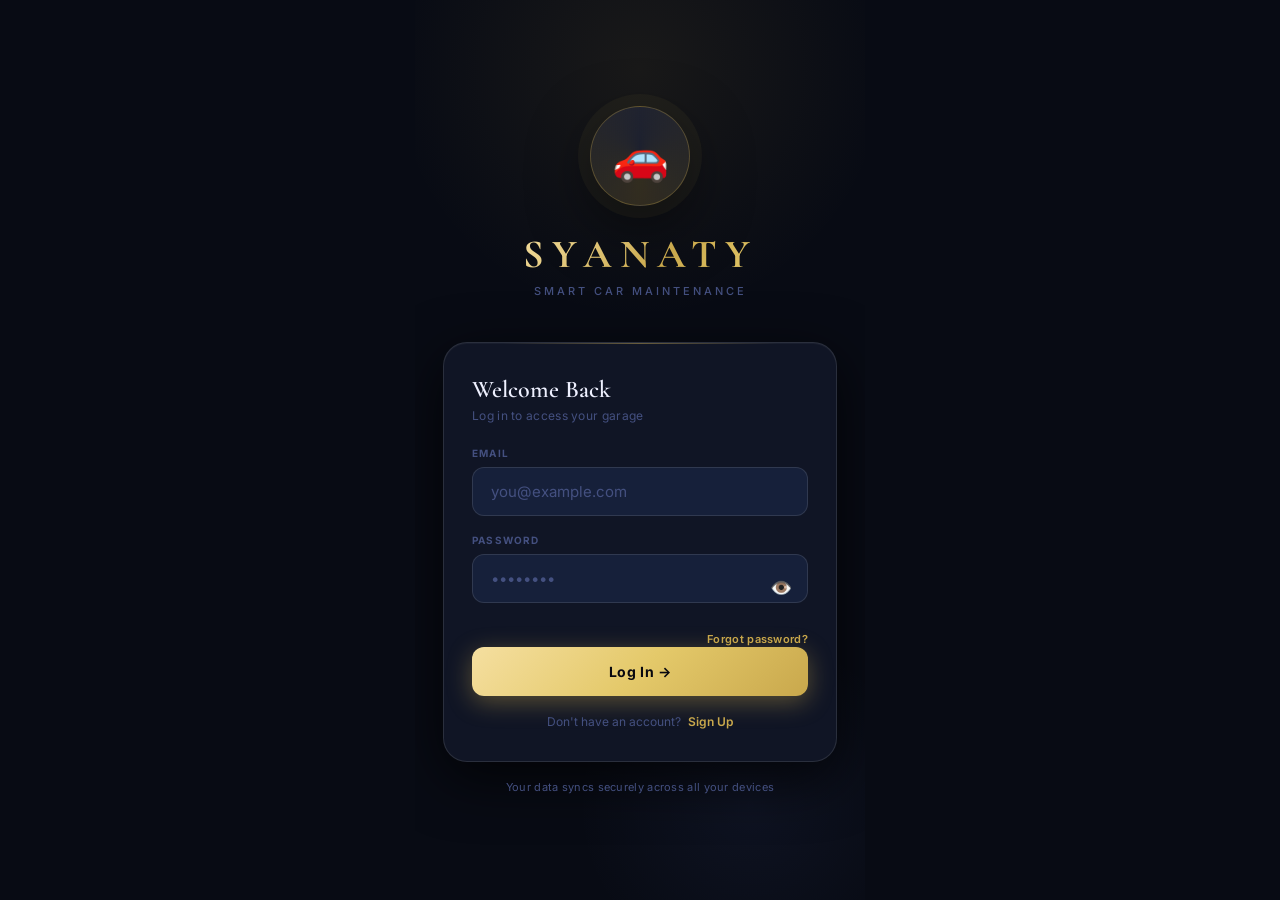
<file: index.html>
<!DOCTYPE html>
<html lang="en" dir="ltr">
<head>
<meta charset="UTF-8">
<meta name="viewport" content="width=device-width, initial-scale=1.0, maximum-scale=1.0, user-scalable=no">
<title>SYANATY – Smart Car Maintenance</title>

<!-- ═══ PWA / iOS META ═══ -->
<meta name="application-name" content="SYANATY">
<meta name="apple-mobile-web-app-capable" content="yes">
<meta name="apple-mobile-web-app-status-bar-style" content="black-translucent">
<meta name="apple-mobile-web-app-title" content="SYANATY">
<meta name="mobile-web-app-capable" content="yes">
<meta name="theme-color" content="#080B14">
<meta name="description" content="Smart Car Maintenance Tracker">
<link rel="preconnect" href="https://fonts.googleapis.com">
<link href="https://fonts.googleapis.com/css2?family=Cormorant+Garamond:wght@500;600;700&family=Inter:wght@400;500;600;700&display=swap" rel="stylesheet">
<link rel="stylesheet" href="styles.css">
</head>
<body>
<div id="app">

<!-- ══ LOGIN ══ -->
<div id="loginScreen">
  <div class="login-emblem">🚗</div>
  <div class="login-wordmark">SYANATY</div>
  <div class="login-tagline">Smart Car Maintenance</div>
  <div class="login-card">
    <div class="l-title" id="authTitle">Welcome Back</div>
    <div class="l-sub" id="authSub">Log in to access your garage</div>

    <div id="nameFieldWrap" style="display:none">
      <label class="f-label">Your Name</label>
      <input class="f-input" id="nameInput" type="text" placeholder="e.g. Ahmed" autocomplete="name">
    </div>

    <label class="f-label">Email</label>
    <input class="f-input" id="emailInput" type="email" placeholder="you@example.com" autocomplete="email">

    <label class="f-label">Password</label>
    <div style="position:relative">
      <input class="f-input" id="passwordInput" type="password" placeholder="••••••••" autocomplete="current-password" style="padding-right:44px;width:100%">
      <button type="button" onclick="togglePassVis()" id="passVisBtn" style="position:absolute;right:12px;top:50%;transform:translateY(-50%);background:none;border:none;cursor:pointer;font-size:18px;color:var(--txt3);line-height:1;padding:4px">👁️</button>
    </div>
    <div style="text-align:right;margin-top:6px">
      <a href="#" onclick="showForgotPassword();return false;" style="font-size:11px;color:var(--gold);font-weight:600;text-decoration:none;letter-spacing:.3px">Forgot password?</a>
    </div>

    <button class="btn-gold" id="authSubmitBtn" onclick="handleAuthSubmit()">Log In →</button>

    <div id="authError" style="display:none;color:var(--red);font-size:12px;margin-top:12px;text-align:center;line-height:1.6"></div>
    <div id="authLoading" style="display:none;color:var(--txt3);font-size:12px;margin-top:12px;text-align:center">Please wait…</div>

    <div style="text-align:center;margin-top:18px;font-size:12px;color:var(--txt3)">
      <span id="authToggleText">Don't have an account?</span>
      <a href="#" id="authToggleLink" onclick="toggleAuthMode();return false;" style="color:var(--gold);font-weight:600;text-decoration:none;margin-left:4px">Sign Up</a>
    </div>
  </div>
  <div class="l-footer">Your data syncs securely across all your devices</div>
</div>

<!-- ══ LOADING OVERLAY ══ -->
<div id="loadingOverlay" style="display:none;position:fixed;inset:0;z-index:500;background:var(--bg);flex-direction:column;align-items:center;justify-content:center;gap:20px">
  <div style="position:relative;width:72px;height:72px">
    <svg viewBox="0 0 72 72" style="width:72px;height:72px;animation:spin 1s linear infinite">
      <circle cx="36" cy="36" r="28" fill="none" stroke="var(--bdr2)" stroke-width="5"/>
      <circle cx="36" cy="36" r="28" fill="none" stroke="var(--gold)" stroke-width="5" stroke-linecap="round"
        stroke-dasharray="50 126" stroke-dashoffset="0"/>
    </svg>
    <div style="position:absolute;inset:0;display:flex;align-items:center;justify-content:center;font-size:24px">🚗</div>
  </div>
  <div style="font-family:var(--serif);font-size:20px;font-weight:600;color:var(--txt)" id="loadingMsg">Loading your garage…</div>
  <div style="font-size:12px;color:var(--txt3);letter-spacing:.5px">Please wait</div>
</div>

<!-- ══ EMAIL CONFIRMATION PENDING ══ -->
<div id="confirmScreen" style="display:none;flex-direction:column;align-items:center;justify-content:center;min-height:100dvh;padding:32px 28px;background:var(--bg)">
  <div class="login-emblem">📧</div>
  <div class="login-wordmark" style="font-size:24px;letter-spacing:4px">CHECK YOUR EMAIL</div>
  <div class="login-card" style="text-align:center;margin-top:24px">
    <div class="l-title">Almost there!</div>
    <div class="l-sub" style="margin-bottom:20px">
      We sent a confirmation link to<br><strong id="confirmEmailDisplay" style="color:var(--gold2)"></strong>
    </div>
    <div style="font-size:13px;color:var(--txt2);line-height:1.7;margin-bottom:20px">
      Click the link in that email, then come back here and log in.
    </div>
    <button class="btn-gold" onclick="showLoginMode()">Back to Log In</button>
  </div>
</div>

<!-- ══ FORGOT PASSWORD ══ -->
<div id="forgotScreen" style="display:none;flex-direction:column;align-items:center;justify-content:center;min-height:100dvh;padding:32px 28px;background:var(--bg)">
  <div class="login-emblem">🔑</div>
  <div class="login-wordmark" style="font-size:22px;letter-spacing:4px">RESET PASSWORD</div>
  <div class="login-tagline">We'll send you a reset link</div>
  <div class="login-card">
    <div class="l-title">Forgot your password?</div>
    <div class="l-sub">Enter your email and we'll send you a link to reset it</div>
    <label class="f-label">Email Address</label>
    <input class="f-input" id="forgotEmailInput" type="email" placeholder="you@example.com" autocomplete="email">
    <div id="forgotError" style="display:none;color:var(--red);font-size:12px;margin-bottom:12px;line-height:1.6"></div>
    <button class="btn-gold" id="forgotBtn" onclick="handleForgotPassword()">Send Reset Link →</button>
    <div style="text-align:center;margin-top:16px">
      <a href="#" onclick="showLoginMode();return false;" style="font-size:12px;color:var(--txt3);text-decoration:none">← Back to Log In</a>
    </div>
  </div>
</div>

<!-- ══ FORGOT PASSWORD SENT ══ -->
<div id="forgotSentScreen" style="display:none;flex-direction:column;align-items:center;justify-content:center;min-height:100dvh;padding:32px 28px;background:var(--bg)">
  <div class="login-emblem">📬</div>
  <div class="login-wordmark" style="font-size:22px;letter-spacing:4px">CHECK EMAIL</div>
  <div class="login-card" style="text-align:center;margin-top:24px">
    <div class="l-title">Reset link sent!</div>
    <div class="l-sub" style="margin-bottom:16px">
      We sent a password reset link to<br>
      <strong id="forgotEmailDisplay" style="color:var(--gold2)"></strong>
    </div>
    <div style="font-size:13px;color:var(--txt2);line-height:1.7;margin-bottom:20px;background:var(--surf2);border-radius:var(--r-xs);padding:14px">
      📧 Click the link in that email<br>
      🔑 You'll be brought back here to set a new password<br>
      ⏱ The link expires in 1 hour
    </div>
    <button class="btn-gold" onclick="showLoginMode()">Back to Log In</button>
  </div>
</div>

<!-- ══ RESET PASSWORD ══ -->
<div id="resetScreen" style="display:none;flex-direction:column;align-items:center;justify-content:center;min-height:100dvh;padding:32px 28px;background:var(--bg)">
  <div class="login-emblem">🔐</div>
  <div class="login-wordmark" style="font-size:22px;letter-spacing:4px">NEW PASSWORD</div>
  <div class="login-tagline">Choose a strong password</div>
  <div class="login-card">
    <div class="l-title">Set new password</div>
    <div class="l-sub">Enter your new password below</div>
    <label class="f-label">New Password</label>
    <div style="position:relative">
      <input class="f-input" id="resetPasswordInput" type="password" placeholder="At least 6 characters" style="padding-right:44px;width:100%">
      <button type="button" onclick="toggleResetPassVis()" id="resetPassBtn" style="position:absolute;right:12px;top:50%;transform:translateY(-50%);background:none;border:none;cursor:pointer;font-size:18px;color:var(--txt3);line-height:1;padding:4px">👁️</button>
    </div>
    <label class="f-label" style="margin-top:12px">Confirm Password</label>
    <input class="f-input" id="resetConfirmInput" type="password" placeholder="Repeat new password">
    <div id="resetError" style="display:none;color:var(--red);font-size:12px;margin-top:8px;margin-bottom:8px;line-height:1.6"></div>
    <button class="btn-gold" id="resetBtn" onclick="handleResetPassword()" style="margin-top:12px">Set New Password →</button>
  </div>
</div>

<!-- ══ MAIN APP ══ -->
<div id="mainApp" style="display:none;flex-direction:column;height:100%;position:relative;overflow:hidden;">

  <div id="header">
    <div class="hdr-brand">
      <div class="hdr-icon">🚗</div>
      <div class="hdr-name">SYANATY</div>
    </div>
    <div class="hdr-car">
      <div class="hdr-car-name" id="headerCarName">My Car</div>
      <div class="hdr-odo">📍 <span id="headerOdo">0</span> km</div>
    </div>
    <div class="hdr-actions">
      <button class="icon-btn" title="Update Odometer" onclick="openModal('odoModal')">🔢</button>
      <button class="icon-btn" title="Toggle Theme" id="darkToggle" onclick="toggleDark()">☀️</button>
      <button class="icon-btn" title="Log Out" onclick="logout()">🚪</button>
    </div>
  </div>

  <div id="screens">

    <!-- GARAGE -->
    <div class="screen active" id="garageScreen">
      <div id="carCardContainer"></div>
      <div class="stats-grid" id="statsGrid"></div>
      <button class="add-car-btn" onclick="showToast('Multi-vehicle support coming soon!','info')">
        ＋ Add Another Vehicle
      </button>
    </div>

    <!-- CATALOG -->
    <div class="screen" id="catalogScreen">
      <div class="cat-header">
        <div>
          <div class="pg-title">Parts Catalog</div>
          <div class="pg-sub">Replacement interval tracking</div>
        </div>
        <button class="dev-btn" onclick="renderDevPanel();openModal('devModal')" title="Developer Panel">🛠️</button>
      </div>
      <div class="notice-banner">
        <span style="font-size:15px;flex-shrink:0;margin-top:1px">⚠️</span>
        <span>Egypt conditions — heat, dust, congestion — may reduce service intervals by up to 20%. Consider earlier replacements.</span>
      </div>
      <div id="partsList"></div>
    </div>

    <!-- HISTORY -->
    <div class="screen" id="historyScreen">
      <div class="pg-title">Maintenance History</div>
      <div class="pg-sub">Full service record</div>
      <button class="urgent-add-btn" onclick="openModal('urgentModal')">🚨 Add Urgent Record</button>
      <div class="filter-row">
        <button class="filter-btn active" id="filterAll"    onclick="setFilter('all')">All Records</button>
        <button class="filter-btn"        id="filterUrgent" onclick="setFilter('urgent')">Urgent Only</button>
      </div>
      <button class="export-btn" onclick="exportPDF()">📄 Export PDF Report</button>
      <div class="timeline" id="historyTimeline"></div>
    </div>

    <!-- EXPENSES -->
    <div class="screen" id="expensesScreen">
      <div class="pg-title">Expense Tracker</div>
      <div class="pg-sub">Monthly spending overview</div>
      <select class="month-sel" id="monthSelector" onchange="renderExpenses()"></select>
      <div class="exp-cards">
        <div class="exp-card fuel">
          <div class="exp-icon">⛽</div>
          <div class="exp-amt" id="fuelTotal">0</div>
          <div class="exp-lbl">Fuel · EGP</div>
        </div>
        <div class="exp-card maint">
          <div class="exp-icon">🔧</div>
          <div class="exp-amt" id="maintTotal">0</div>
          <div class="exp-lbl">Service · EGP</div>
        </div>
      </div>
      <div class="total-card">
        <div class="total-lbl">Total This Month</div>
        <div class="total-amt" id="monthTotal">0 EGP</div>
      </div>
      <button class="add-exp-btn" onclick="openModal('fuelModal')">⛽ Add Fuel Expense</button>
      <div class="txn-list" id="transactionList"></div>
    </div>

    <!-- PART DETAIL -->
    <div class="screen" id="partDetailScreen">
      <button class="back-btn" onclick="closePartDetail()">← Back to Catalog</button>
      <div class="pg-title" id="detailPartName"></div>
      <div class="detail-circ" id="detailCircle"></div>
      <div class="detail-grid" id="detailGrid"></div>
      <div class="tips-box" id="detailTips"></div>
      <div style="margin-top:14px">
        <button class="replace-btn" id="detailReplaceBtn" style="margin-left:0;font-size:14px;padding:14px">✅ Mark as Replaced</button>
      </div>
    </div>

  </div><!-- /screens -->

  <div id="bottomNav">
    <button class="nav-tab active" data-tab="garageScreen"  onclick="switchTab('garageScreen',this)">
      <span class="nav-icon">🏠</span><span class="nav-lbl">Garage</span>
    </button>
    <button class="nav-tab" data-tab="catalogScreen" onclick="switchTab('catalogScreen',this)">
      <span class="nav-icon">📋</span><span class="nav-lbl">Catalog</span>
    </button>
    <button class="nav-tab" data-tab="historyScreen" onclick="switchTab('historyScreen',this)">
      <span class="nav-icon">🕐</span><span class="nav-lbl">History</span>
    </button>
    <button class="nav-tab" data-tab="expensesScreen" onclick="switchTab('expensesScreen',this)">
      <span class="nav-icon">💰</span><span class="nav-lbl">Expenses</span>
    </button>
  </div>

</div><!-- /mainApp -->
</div><!-- /app -->


<div id="toast"></div>

<!-- CONFIRM -->
<div class="conf-ov" id="confirmOverlay">
  <div class="conf-box">
    <div class="conf-icon" id="confirmIcon">⚠️</div>
    <div class="conf-title" id="confirmTitle">Are you sure?</div>
    <div class="conf-msg"   id="confirmMsg">This action cannot be undone.</div>
    <div class="conf-acts">
      <button class="btn-ms" style="flex:1" onclick="closeConfirm()">Cancel</button>
      <button class="btn-mp red" style="flex:1" id="confirmOkBtn">Delete</button>
    </div>
  </div>
</div>


<!-- MODAL: Edit Car -->
<div class="modal-ov" id="carModal"><div class="modal">
  <span class="modal-handle"></span>
  <div class="modal-title">Edit Vehicle</div>
  <div class="modal-field"><label>Vehicle Name</label><input class="modal-input" id="editCarName" placeholder="e.g. My Peugeot 208"></div>
  <div class="modal-field"><label>Year</label><input class="modal-input" id="editCarYear" type="number" placeholder="2020"></div>
  <div class="modal-field">
    <label>Vehicle Icon</label>
    <div style="display:flex;align-items:center;gap:12px;margin-bottom:12px">
      <div id="selectedEmojiWrap" style="width:52px;height:52px;border-radius:14px;background:var(--gold-a);border:2px solid var(--gold-b);display:flex;align-items:center;justify-content:center;flex-shrink:0">
        <span id="selectedEmoji" style="font-size:30px">🚗</span>
      </div>
      <div style="font-size:12px;color:var(--txt3);line-height:1.6">Tap any icon below<br>to select your vehicle type</div>
    </div>
    <div id="iconGrid" style="display:grid;grid-template-columns:repeat(6,1fr);gap:8px;max-height:200px;overflow-y:auto;padding:4px 2px"></div>
  </div>
  <div class="modal-actions">
    <button class="btn-ms" onclick="closeModal('carModal')">Cancel</button>
    <button class="btn-mp" onclick="saveCarDetails()">Save Changes</button>
  </div>
</div></div>

<!-- MODAL: Odometer -->
<div class="modal-ov" id="odoModal"><div class="modal">
  <span class="modal-handle"></span>
  <div class="modal-title">Update Odometer</div>
  <div class="modal-field"><label>Current Reading (km)</label><input class="modal-input" id="newOdo" type="number" placeholder="e.g. 45000"></div>
  <div class="modal-actions">
    <button class="btn-ms" onclick="closeModal('odoModal')">Cancel</button>
    <button class="btn-mp" onclick="updateOdometer()">Update</button>
  </div>
</div></div>

<!-- MODAL: Replace -->
<div class="modal-ov" id="replaceModal"><div class="modal">
  <span class="modal-handle"></span>
  <div class="modal-title">Mark as Replaced</div>
  <div style="background:var(--gold-a);border:1px solid var(--gold-b);border-radius:var(--r-xs);padding:12px 14px;margin-bottom:18px;font-size:13px;color:var(--gold2);font-weight:600" id="replacePartName"></div>
  <div class="modal-field"><label>Replacement Date</label><input class="modal-input" id="replaceDate" type="date"></div>
  <div class="modal-field"><label>Odometer at Replacement (km)</label><input class="modal-input" id="replaceKM" type="number"></div>
  <div class="modal-field"><label>Cost (EGP)</label><input class="modal-input" id="replaceCost" type="number" placeholder="e.g. 350"></div>
  <div class="modal-actions">
    <button class="btn-ms" onclick="closeModal('replaceModal')">Cancel</button>
    <button class="btn-mp" onclick="confirmReplacement()">✅ Confirm</button>
  </div>
</div></div>

<!-- Dev Password Modal removed — panel is now open access (item #5) -->

<!-- MODAL: Dev Panel -->
<div class="modal-ov" id="devModal"><div class="modal">
  <span class="modal-handle"></span>
  <div class="dev-ph">
    <div class="modal-title" style="margin-bottom:0">🛠️ Developer Panel</div>
    <button class="icon-btn" onclick="closeModal('devModal')">✕</button>
  </div>
  <button onclick="syncArabicNames()" style="width:100%;padding:11px;border-radius:var(--r-xs);border:1px solid rgba(201,168,76,.3);background:var(--gold-a);color:var(--gold2);font-family:var(--sans);font-size:12px;font-weight:700;cursor:pointer;margin-bottom:16px;letter-spacing:.3px" >
    🌐 Sync Arabic Names to All Parts
  </button>
  <div id="devPartsList"></div>
  <div class="add-part-sec">
    <h3>Add New Part</h3>
    <div class="modal-field"><label>Part Name</label><input class="modal-input" id="newPartName" placeholder="e.g. Cabin Air Filter"></div>
    <div class="modal-field"><label>Interval (km)</label><input class="modal-input" id="newPartKM" type="number" placeholder="15000"></div>
    <div class="modal-field"><label>Interval (months)</label><input class="modal-input" id="newPartMonths" type="number" placeholder="12"></div>
    <div class="modal-field"><label>Cost (EGP)</label><input class="modal-input" id="newPartCost" type="number" placeholder="200"></div>
    <button class="btn-mp" style="width:100%" onclick="addNewPart()">Add Part</button>
  </div>
</div></div>

<!-- MODAL: Edit Part -->
<div class="modal-ov" id="editPartModal"><div class="modal">
  <span class="modal-handle"></span>
  <div class="modal-title">Edit Part</div>
  <input type="hidden" id="editPartId">
  <div class="modal-field"><label>Part Name</label><input class="modal-input" id="editPartName"></div>
  <div class="modal-field"><label>Interval (km)</label><input class="modal-input" id="editPartKM" type="number"></div>
  <div class="modal-field"><label>Interval (months)</label><input class="modal-input" id="editPartMonths" type="number"></div>
  <div class="modal-field"><label>Last Replaced KM</label><input class="modal-input" id="editPartLastKM" type="number"></div>
  <div class="modal-field"><label>Last Replaced Date</label><input class="modal-input" id="editPartLastDate" type="date"></div>
  <div class="modal-field"><label>Cost (EGP)</label><input class="modal-input" id="editPartCost" type="number"></div>
  <div class="modal-actions">
    <button class="btn-ms" onclick="closeModal('editPartModal')">Cancel</button>
    <button class="btn-mp" onclick="savePartEdit()">Save</button>
  </div>
</div></div>

<!-- MODAL: Urgent -->
<div class="modal-ov" id="urgentModal"><div class="modal">
  <span class="modal-handle"></span>
  <div class="modal-title">🚨 Urgent Record</div>
  <div class="modal-field"><label>Service / Issue</label><input class="modal-input" id="urgentService" placeholder="e.g. Brake failure repair"></div>
  <div class="modal-field"><label>Date</label><input class="modal-input" id="urgentDate" type="date"></div>
  <div class="modal-field"><label>Odometer (km)</label><input class="modal-input" id="urgentMileage" type="number"></div>
  <div class="modal-field"><label>Cost (EGP)</label><input class="modal-input" id="urgentCost" type="number"></div>
  <div class="modal-actions">
    <button class="btn-ms" onclick="closeModal('urgentModal')">Cancel</button>
    <button class="btn-mp red" onclick="saveUrgentRecord()">Add Record</button>
  </div>
</div></div>

<!-- MODAL: Edit History -->
<div class="modal-ov" id="editHistoryModal"><div class="modal">
  <span class="modal-handle"></span>
  <div class="modal-title">Edit Record</div>
  <input type="hidden" id="editHistoryId">
  <div class="modal-field"><label>Service</label><input class="modal-input" id="editHistoryService"></div>
  <div class="modal-field"><label>Date</label><input class="modal-input" id="editHistoryDate" type="date"></div>
  <div class="modal-field"><label>Odometer (km)</label><input class="modal-input" id="editHistoryMileage" type="number"></div>
  <div class="modal-field"><label>Cost (EGP)</label><input class="modal-input" id="editHistoryCost" type="number"></div>
  <div class="modal-actions">
    <button class="btn-ms" onclick="closeModal('editHistoryModal')">Cancel</button>
    <button class="btn-mp" onclick="saveHistoryEdit()">Save Changes</button>
  </div>
</div></div>

<!-- MODAL: Parts Alert -->
<div class="modal-ov" id="partsAlertModal"><div class="modal">
  <span class="modal-handle"></span>
  <div style="display:flex;align-items:center;gap:12px;margin-bottom:20px">
    <span id="partsAlertIcon" style="font-size:26px"></span>
    <div class="modal-title" style="margin-bottom:0" id="partsAlertTitle"></div>
  </div>
  <div id="partsAlertList"></div>
  <div style="margin-top:16px">
    <button class="btn-mp" onclick="closeModal('partsAlertModal');switchTab('catalogScreen',document.querySelector('[data-tab=catalogScreen]'))">View Full Catalog →</button>
  </div>
</div></div>

<!-- MODAL: Fuel -->
<div class="modal-ov" id="fuelModal"><div class="modal">
  <span class="modal-handle"></span>
  <div class="modal-title">⛽ Add Fuel Expense</div>
  <div class="modal-field"><label>Amount (EGP)</label><input class="modal-input" id="fuelAmount" type="number" placeholder="e.g. 500"></div>
  <div class="modal-field"><label>Note</label><input class="modal-input" id="fuelNote" placeholder="e.g. Full tank"></div>
  <div class="modal-field"><label>Date</label><input class="modal-input" id="fuelDate" type="date"></div>
  <div class="modal-actions">
    <button class="btn-ms" onclick="closeModal('fuelModal')">Cancel</button>
    <button class="btn-mp grn" onclick="saveFuelExpense()">Add Expense</button>
  </div>
</div></div>

<script>
// ══════════════════════════════════════════
//  API CONFIG
// ══════════════════════════════════════════
const API_BASE = 'https://momenihab.pythonanywhere.com';

const TIPS = {
  'Engine Oil':          ['Change oil every 5,000 km in Egyptian climate — heat degrades oil faster.','Use full-synthetic for better protection at high temperatures.','Check oil level monthly between changes.'],
  'Oil Filter':          ['Always replace the oil filter with every oil change.','A clogged filter reduces engine protection significantly.','Use OEM or quality aftermarket filters.'],
  'Air Filter':          ['Dusty Cairo roads clog filters faster — inspect every 5,000 km.','A dirty filter reduces fuel efficiency by up to 10%.','Tap gently to remove loose dust between changes.'],
  'Brake Pads (Front)':  ['Squealing sounds mean brake pads need inspection immediately.','City traffic causes faster brake wear than highway driving.','Always replace front pads as a pair.'],
  'Brake Pads (Rear)':   ['Monitor rear pads alongside front — replace as sets where possible.','Softer rear pads degrade faster with heavy loads.'],
  'Spark Plugs':         ['Worn plugs cause rough idling and poor fuel economy.','Iridium plugs last significantly longer than standard copper.','Check plug condition during every major tune-up.'],
  'Battery':             ['Extreme summer heat reduces battery life significantly.','Clean terminal corrosion with a baking soda solution.','Test battery health annually after the second year.'],
  'Timing Belt':         ['Never delay timing belt replacement — failure destroys the engine.','Always replace the water pump and tensioner at the same time.','Record the exact mileage and date of every replacement.'],
};

const DEFAULT_PARTS_SEED = [
  {name:'Engine Oil (زيت المحرك)',           interval_km:5000,  interval_months:3,  cost_new:350},
  {name:'Oil Filter (فلتر الزيت)',           interval_km:5000,  interval_months:3,  cost_new:80},
  {name:'Air Filter (فلتر الهواء)',           interval_km:15000, interval_months:12, cost_new:150},
  {name:'Cabin Air Filter (فلتر هواء الكابينة)', interval_km:15000, interval_months:12, cost_new:120},
  {name:'Spark Plugs (شمعات الإشعال)',          interval_km:30000, interval_months:24, cost_new:600},
  {name:'Brake Pads Front (تيل الفرامل الأمامي)', interval_km:30000, interval_months:24, cost_new:800},
  {name:'Brake Pads Rear (تيل الفرامل الخلفي)',  interval_km:50000, interval_months:36, cost_new:600},
  {name:'Timing Belt (سير التايمنج)',          interval_km:60000, interval_months:48, cost_new:2500},
  {name:'Coolant (سائل التبريد)',              interval_km:40000, interval_months:24, cost_new:400},
  {name:'Transmission Fluid (زيت الجيربوكس)', interval_km:60000, interval_months:48, cost_new:900},
  {name:'Brake Fluid (زيت الفرامل)',          interval_km:40000, interval_months:24, cost_new:250},
  {name:'Battery (بطارية)',              interval_km:80000, interval_months:48, cost_new:3000},
  {name:'Tire Rotation (تدوير الإطارات)',        interval_km:10000, interval_months:6,  cost_new:200},
  {name:'Wipers (ماسحات الزجاج)',               interval_km:20000, interval_months:12, cost_new:200},
  {name:'Power Steering Fluid (زيت الدريكسيون)', interval_km:50000, interval_months:36, cost_new:300},
];

function ds(offset=0) {
  const d=new Date(); d.setDate(d.getDate()+offset);
  return d.toISOString().split('T')[0];
}

// ══════════════════════════════════════════
//  SESSION (tokens persist so a refresh doesn't log you out;
//  the actual car/parts/history/expenses data is NOT cached here —
//  it's re-fetched from the API each login, kept only in memory after that)
// ══════════════════════════════════════════
function loadSession(){ try{const v=localStorage.getItem('sy_session');return v?JSON.parse(v):null}catch{return null} }
function saveSession(s){ localStorage.setItem('sy_session', JSON.stringify(s)); }
function clearSession(){ localStorage.removeItem('sy_session'); }

let session  = loadSession();          // {access_token, refresh_token, user_id, email}
let car      = null;
let parts    = [];
let history  = [];
let expenses = {};                     // keyed by "YYYY-MM" -> {fuel, maintenance, entries:[]}
let isDark   = (localStorage.getItem('sy_dark') !== 'false');  // theme pref can stay local, it's not user data
let hFilter  = 'all';
let curPartId= null;
let authMode = 'login'; // 'login' | 'signup'

// ══════════════════════════════════════════
//  API CLIENT
// ══════════════════════════════════════════
async function api(path, { method='GET', body=null, auth=true } = {}) {
  const headers = { 'Content-Type': 'application/json' };
  if (auth) {
    if (!session?.access_token) throw new Error('Not logged in');
    headers['Authorization'] = 'Bearer ' + session.access_token;
  }
  let res;
  try {
    res = await fetch(API_BASE + path, {
      method,
      headers,
      body: body ? JSON.stringify(body) : undefined,
    });
  } catch (e) {
    throw new Error('Could not reach the server. Check your connection and try again.');
  }
  let data;
  try { data = await res.json(); } catch { data = null; }
  if (!res.ok) {
    throw new Error(data?.detail || `Request failed (${res.status})`);
  }
  return data;
}


// ══════════════════════════════════════════
//  BOOT
// ══════════════════════════════════════════
window.addEventListener('DOMContentLoaded',()=>{
  applyTheme();
  setupMonths();
  checkForResetToken(); // check if user arrived via password-reset email link
  if(!document.getElementById('resetScreen').style.display || document.getElementById('resetScreen').style.display === 'none'){
    if (session?.access_token) {
      bootApp();
    }
  }
});

function applyTheme(){
  const on=!isDark;
  document.documentElement.classList.toggle('light',on);
  const btn=document.getElementById('darkToggle');
  if(btn) btn.textContent = isDark?'☀️':'🌙';
}
function toggleDark(){ isDark=!isDark; localStorage.setItem('sy_dark', isDark); applyTheme(); }

// ══════════════════════════════════════════
//  AUTH — SIGNUP / LOGIN
// ══════════════════════════════════════════
function toggleAuthMode(){
  authMode = authMode === 'login' ? 'signup' : 'login';
  document.getElementById('nameFieldWrap').style.display = authMode === 'signup' ? 'block' : 'none';
  document.getElementById('authTitle').textContent = authMode === 'signup' ? 'Create Account' : 'Welcome Back';
  document.getElementById('authSub').textContent = authMode === 'signup' ? 'Sign up to start tracking' : 'Log in to access your garage';
  document.getElementById('authSubmitBtn').textContent = authMode === 'signup' ? 'Sign Up →' : 'Log In →';
  document.getElementById('authToggleText').textContent = authMode === 'signup' ? 'Already have an account?' : "Don't have an account?";
  document.getElementById('authToggleLink').textContent = authMode === 'signup' ? 'Log In' : 'Sign Up';
  hideAuthError();
}
function showLoginMode(){
  ['confirmScreen','forgotScreen','forgotSentScreen','resetScreen']
    .forEach(id => { const el=document.getElementById(id); if(el) el.style.display='none'; });
  document.getElementById('loginScreen').style.display='flex';
  if (authMode !== 'login') toggleAuthMode();
}
function hideAuthError(){ document.getElementById('authError').style.display='none'; }
function showAuthError(msg){
  const el=document.getElementById('authError');
  el.textContent = msg; el.style.display='block';
}
function setAuthLoading(on){
  document.getElementById('authLoading').style.display = on ? 'block' : 'none';
  document.getElementById('authSubmitBtn').style.display = on ? 'none' : 'block';
}

async function handleAuthSubmit(){
  hideAuthError();
  const email = document.getElementById('emailInput').value.trim();
  const password = document.getElementById('passwordInput').value;
  if (!email || !password) { showAuthError('Please enter both email and password.'); return; }

  if (authMode === 'signup') {
    const name = document.getElementById('nameInput').value.trim();
    if (!name) { showAuthError('Please enter your name.'); return; }
    setAuthLoading(true);
    try {
      const result = await api('/auth/signup', { auth:false, method:'POST', body:{ email, password, name } });
      setAuthLoading(false);
      if (result.access_token) {
        // Email confirmation not required on this Supabase project — log straight in
        session = { access_token: result.access_token, refresh_token: result.refresh_token, user_id: result.user_id, email: result.email };
        saveSession(session);
        await bootApp(); // bootApp seeds the default catalog automatically for empty accounts
      } else {
        // Email confirmation required — show the pending screen
        document.getElementById('confirmEmailDisplay').textContent = email;
        document.getElementById('loginScreen').style.display='none';
        document.getElementById('confirmScreen').style.display='flex';
      }
    } catch (e) {
      setAuthLoading(false);
      showAuthError(e.message);
    }
  } else {
    setAuthLoading(true);
    try {
      const result = await api('/auth/login', { auth:false, method:'POST', body:{ email, password } });
      setAuthLoading(false);
      session = { access_token: result.access_token, refresh_token: result.refresh_token, user_id: result.user_id, email: result.email };
      saveSession(session);
      await bootApp();
    } catch (e) {
      setAuthLoading(false);
      showAuthError(e.message);
    }
  }
}

function logout(){
  showConfirm('Log Out?', 'You can log back in anytime — your data stays safely in the cloud.', () => {
    session = null; clearSession();
    car = null; parts = []; history = []; expenses = {};
    document.getElementById('mainApp').style.display='none';
    document.getElementById('confirmScreen').style.display='none';
    document.getElementById('loginScreen').style.display='flex';
    document.getElementById('emailInput').value='';
    document.getElementById('passwordInput').value='';
  }, '👋');
}

// Seeds the default 15-part catalog for an account with an empty catalog
// (brand-new signups, or legacy/manually-created accounts with no parts yet)
async function seedDefaultParts(){
  if (!car || !car.id) return;
  try {
    for (const p of DEFAULT_PARTS_SEED) {
      await api('/parts', { method:'POST', body:{
        car_id: car.id,
        name: p.name,
        interval_km: p.interval_km,
        interval_months: p.interval_months,
        last_replaced_km: 0,
        last_replaced_date: ds(-30),
        cost_new: p.cost_new,
      }});
    }
  } catch (e) {
    console.error('Seeding default parts failed:', e);
  }
}

// ══════════════════════════════════════════
//  APP BOOT — loads all data fresh from the API, then shows the app
// ══════════════════════════════════════════
async function bootApp(){
  document.getElementById('loginScreen').style.display='none';
  document.getElementById('confirmScreen').style.display='none';
  showLoading('Loading your garage…');
  try {
    const cars = await api('/cars');
    if (!cars.length) {
      // Edge case: account exists but has no car yet (shouldn't normally happen)
      const created = await api('/cars', { method:'POST', body:{ name:'My Car', year:2020, emoji:'🚗', odometer:0 } });
      car = created;
    } else {
      car = cars[0];
    }
    await loadParts();
    // Edge case: account/car exists but the parts catalog is empty
    // (e.g. accounts created before catalog-seeding existed, or the car was
    // created without going through the normal signup flow). Seed once here
    // too, so nobody is ever stuck looking at an empty Catalog tab.
    if (!parts.length) {
      await seedDefaultParts();
      await loadParts();
    }
    await loadHistory();
    hideLoading();
    document.getElementById('mainApp').style.display='flex';
    renderAll();
  } catch (e) {
    hideLoading();
    showToast(e.message || 'Could not load your data. Please try again.', 'error');
    // If the token is bad/expired, send back to login
    if (String(e.message).toLowerCase().includes('expired') || String(e.message).toLowerCase().includes('invalid')) {
      session = null; clearSession();
      document.getElementById('loginScreen').style.display='flex';
    }
  }
}

async function loadParts(){
  const raw = await api(`/parts?car_id=${car.id}`);
  parts = raw.map(fromApiPart);
}
async function loadHistory(){
  const raw = await api(`/history?car_id=${car.id}`);
  history = raw.map(fromApiHistory);
}
async function loadExpensesForMonth(month){
  const raw = await api(`/expenses?car_id=${car.id}&month=${month}`);
  const entries = raw.map(fromApiExpense);
  const fuel = entries.filter(e=>e.type==='fuel').reduce((s,e)=>s+e.amount,0);
  const maintenance = entries.filter(e=>e.type==='maintenance').reduce((s,e)=>s+e.amount,0);
  expenses[month] = { fuel, maintenance, entries };
}

// ── snake_case (API) <-> camelCase (frontend) translation ──
function fromApiPart(p){
  return {
    id: p.id, name: p.name,
    intervalKM: p.interval_km, intervalMonths: p.interval_months,
    lastReplacedKM: p.last_replaced_km, lastReplacedDate: p.last_replaced_date,
    costNew: Number(p.cost_new),
  };
}
function fromApiHistory(h){
  return { id:h.id, date:h.date, mileage:h.mileage, service:h.service, cost:Number(h.cost), urgent:h.urgent };
}
function fromApiExpense(e){
  return { id:e.id, type:e.type, amount:Number(e.amount), note:e.note, date:e.date };
}

function renderAll(){ renderHeader();renderGarage();renderCatalog();renderHistory();renderExpenses(); }

// ══════════════════════════════════════════
//  HEADER
// ══════════════════════════════════════════
function renderHeader(){
  document.getElementById('headerCarName').textContent=car.emoji+' '+car.name;
  document.getElementById('headerOdo').textContent=fmt(car.odometer);
}

// ══════════════════════════════════════════
//  TABS
// ══════════════════════════════════════════
function switchTab(id,btn){
  document.querySelectorAll('.screen').forEach(s=>s.classList.remove('active'));
  document.querySelectorAll('.nav-tab').forEach(t=>t.classList.remove('active'));
  document.getElementById(id).classList.add('active');
  btn.classList.add('active');
  if(id==='expensesScreen') renderExpenses();
}

// ══════════════════════════════════════════
//  GARAGE
// ══════════════════════════════════════════
function renderGarage(){
  document.getElementById('carCardContainer').innerHTML=`
    <div class="car-card ani">
      <span class="cc-emoji">${car.emoji}</span>
      <div class="cc-eyebrow">Your Vehicle</div>
      <div class="cc-name">${car.name}</div>
      <span class="cc-year">${car.year}</span>
      <div class="cc-divider"></div>
      <div class="cc-odo-label">Current Odometer</div>
      <div class="cc-odo-row">
        <div class="cc-odo-val">${fmt(car.odometer)}</div>
        <div class="cc-odo-unit">km</div>
      </div>
      <div class="cc-actions">
        <button class="cc-btn" onclick="openEditCar()">✏️ Edit Details</button>
        <button class="cc-btn" onclick="openModal('odoModal')">🔢 Update KM</button>
      </div>
    </div>`;

  const urg=parts.filter(p=>calcLife(p)<15).length;
  const att=parts.filter(p=>{const l=calcLife(p);return l>=15&&l<30;}).length;
  const tot=history.reduce((s,h)=>s+(h.cost||0),0);

  document.getElementById('statsGrid').innerHTML=`
    <div class="stat-card s-red clickable" onclick="showPartsModal('urgent')">
      <div class="stat-icon-ring si-red">⚠️</div>
      <div class="stat-val c-red">${urg}</div>
      <div class="stat-label">Urgent Parts</div>
      <div class="stat-hint sh-red">Tap to view →</div>
    </div>
    <div class="stat-card s-amber clickable" onclick="showPartsModal('attention')">
      <div class="stat-icon-ring si-amber">🔔</div>
      <div class="stat-val c-amber">${att}</div>
      <div class="stat-label">Need Attention</div>
      <div class="stat-hint sh-amber">Tap to view →</div>
    </div>
    <div class="stat-card">
      <div class="stat-icon-ring si-blue">📋</div>
      <div class="stat-val">${history.length}</div>
      <div class="stat-label">Services Done</div>
    </div>
    <div class="stat-card">
      <div class="stat-icon-ring si-gold">💰</div>
      <div class="stat-val" style="font-size:20px">${fmt(tot)}</div>
      <div class="stat-label">Total Spent (EGP)</div>
    </div>`;
}

// ══════════════════════════════════════════
//  CATALOG
// ══════════════════════════════════════════
function calcLife(p){ return Math.max(0,Math.min(100,((p.intervalKM-(car.odometer-p.lastReplacedKM))/p.intervalKM)*100)); }
function calcExpiry(p){ const d=new Date(p.lastReplacedDate); d.setMonth(d.getMonth()+p.intervalMonths); return d.toISOString().split('T')[0]; }
function calcRemKM(p){ return Math.max(0,p.intervalKM-(car.odometer-p.lastReplacedKM)); }

function renderCatalog(){
  const list=document.getElementById('partsList');
  if(!parts.length){list.innerHTML='<div class="empty"><div class="empty-ico">🔧</div><div class="empty-txt">No parts in catalog. Use the developer panel to add some.</div></div>';return;}
  list.innerHTML=parts.map(p=>{
    const life=calcLife(p), remKM=calcRemKM(p), expiry=calcExpiry(p);
    const bc=life<15?'bg-crit':life<30?'bg-warn':'bg-good';
    const bt=life<15?'Critical':life<30?'Soon':'Good';
    const cc=life<15?'urgent':life<30?'warning':'';
    return `<div class="part-card ${cc} ani" onclick="openDetail('${p.id}')">
      <div class="part-hdr">
        <div class="part-name">${p.name}</div>
        <span class="part-badge ${bc}">${bt}</span>
      </div>
      <div class="part-body">
        <div>${svg(life,56)}</div>
        <div class="part-info">
          <div class="part-row"><span class="pr-lbl">Remaining</span><span class="pr-val" style="color:${life<15?'var(--red)':life<30?'var(--amber)':'var(--green)'};font-family:var(--serif);font-size:14px">${life.toFixed(0)}%</span></div>
          <div class="part-row"><span class="pr-lbl">KM left</span><span class="pr-val">${fmt(remKM)} km</span></div>
          <div class="part-row"><span class="pr-lbl">Due date</span><span class="pr-val">${expiry}</span></div>
          <div class="part-row"><span class="pr-lbl">Interval</span><span class="pr-val">${fmt(p.intervalKM)} km</span></div>
        </div>
      </div>
      <button class="replace-btn ${life<15?'crit':''}" onclick="event.stopPropagation();openReplaceModal('${p.id}')">✅ Mark as Replaced</button>
    </div>`;
  }).join('');
}

function svg(pct,size=80,fs='13'){
  const r=(size-10)/2, circ=2*Math.PI*r, off=circ*(1-pct/100);
  const c=pct<15?'var(--red)':pct<30?'var(--amber)':'var(--green)';
  // Auto-scale font size for small circles
  const autoFs = size < 60 ? '12' : size < 100 ? fs : '20';
  return `<svg width="${size}" height="${size}" viewBox="0 0 ${size} ${size}" class="circ-svg">
    <circle class="circ-bg" cx="${size/2}" cy="${size/2}" r="${r}"/>
    <circle class="circ-fg" cx="${size/2}" cy="${size/2}" r="${r}" stroke="${c}" stroke-dasharray="${circ}" stroke-dashoffset="${off}"/>
    <text class="circ-txt" x="${size/2}" y="${size/2+5}" text-anchor="middle" fill="${c}" font-size="${autoFs}" font-weight="800">${pct.toFixed(0)}%</text>
  </svg>`;
}

// ══════════════════════════════════════════
//  PART DETAIL
// ══════════════════════════════════════════
function openDetail(id){
  curPartId=id;
  const p=parts.find(x=>x.id===id);
  const life=calcLife(p), remKM=calcRemKM(p), expiry=calcExpiry(p);
  document.getElementById('detailPartName').textContent=p.name;
  document.getElementById('detailCircle').innerHTML=svg(life,160,'18');
  document.getElementById('detailGrid').innerHTML=`
    <div class="d-stat"><div class="ds-lbl">Remaining Life</div><div class="ds-val" style="color:${life<15?'var(--red)':life<30?'var(--amber)':'var(--green)'}">${life.toFixed(1)}%</div></div>
    <div class="d-stat"><div class="ds-lbl">KM Remaining</div><div class="ds-val">${fmt(remKM)} km</div></div>
    <div class="d-stat"><div class="ds-lbl">Due Date</div><div class="ds-val">${expiry}</div></div>
    <div class="d-stat"><div class="ds-lbl">Interval</div><div class="ds-val">${fmt(p.intervalKM)} km</div></div>
    <div class="d-stat"><div class="ds-lbl">Last Replaced</div><div class="ds-val">${p.lastReplacedDate}</div></div>
    <div class="d-stat"><div class="ds-lbl">Replaced at KM</div><div class="ds-val">${fmt(p.lastReplacedKM)}</div></div>`;
  const tips=(TIPS[p.name])||['Check this component regularly.','Follow manufacturer recommendations.','Keep records of all replacements.'];
  document.getElementById('detailTips').innerHTML=`
    <div class="tips-hdr">💡 Maintenance Tips</div>
    ${tips.map(t=>`<div class="tip-line">${t}</div>`).join('')}`;
  document.getElementById('detailReplaceBtn').onclick=()=>openReplaceModal(id);
  document.querySelectorAll('.screen').forEach(s=>s.classList.remove('active'));
  document.getElementById('partDetailScreen').classList.add('active');
}
function closePartDetail(){
  document.querySelectorAll('.screen').forEach(s=>s.classList.remove('active'));
  document.getElementById('catalogScreen').classList.add('active');
}

// ══════════════════════════════════════════
//  PARTS ALERT MODAL
// ══════════════════════════════════════════
function showPartsModal(type){
  const isUrgent=type==='urgent';
  const filtered=parts.filter(p=>{const l=calcLife(p);return isUrgent?l<15:(l>=15&&l<30);}).sort((a,b)=>calcLife(a)-calcLife(b));
  document.getElementById('partsAlertIcon').textContent=isUrgent?'⚠️':'🔔';
  document.getElementById('partsAlertTitle').textContent=isUrgent?'Urgent Parts':'Need Attention';
  if(!filtered.length){
    document.getElementById('partsAlertList').innerHTML=`<div style="text-align:center;padding:28px 0;color:var(--txt3);font-size:14px">${isUrgent?'✅ No urgent parts right now!':'✅ All parts are in good shape!'}</div>`;
  } else {
    const ac=isUrgent?'var(--red)':'var(--amber)';
    const bg=isUrgent?'var(--red-a)':'var(--amber-a)';
    const bd=isUrgent?'rgba(255,92,122,.2)':'rgba(245,158,11,.2)';
    document.getElementById('partsAlertList').innerHTML=filtered.map(p=>{
      const life=calcLife(p),remKM=calcRemKM(p);
      return `<div style="background:${bg};border:1px solid ${bd};border-radius:var(--r-sm);padding:14px;margin-bottom:10px;display:flex;align-items:center;gap:12px">
        <div style="flex-shrink:0">${svg(life,52,'10')}</div>
        <div style="flex:1;min-width:0">
          <div style="font-size:14px;font-weight:700;color:var(--txt);margin-bottom:4px">${p.name}</div>
          <div style="font-size:12px;color:${ac};font-weight:700">${fmt(remKM)} km remaining</div>
          <div style="font-size:10px;color:var(--txt3);margin-top:3px;text-transform:uppercase;letter-spacing:.5px">Due: ${calcExpiry(p)}</div>
        </div>
        <button onclick="closeModal('partsAlertModal');openReplaceModal('${p.id}')" style="flex-shrink:0;padding:9px 12px;border-radius:var(--r-xs);border:none;background:${ac};color:${isUrgent?'white':'#080B14'};font-family:var(--sans);font-size:11px;font-weight:700;cursor:pointer;letter-spacing:.3px">Replace</button>
      </div>`;
    }).join('');
  }
  openModal('partsAlertModal');
}

// ══════════════════════════════════════════
//  HISTORY
// ══════════════════════════════════════════
function setFilter(f){
  hFilter=f;
  document.getElementById('filterAll').classList.toggle('active',f==='all');
  document.getElementById('filterUrgent').classList.toggle('active',f==='urgent');
  renderHistory();
}
function renderHistory(){
  const tl=document.getElementById('historyTimeline');
  let recs=[...history].sort((a,b)=>b.date.localeCompare(a.date));
  if(hFilter==='urgent') recs=recs.filter(r=>r.urgent);
  if(!recs.length){tl.innerHTML='<div class="empty"><div class="empty-ico">🕐</div><div class="empty-txt">No records yet. Services will appear here after marking parts as replaced.</div></div>';return;}
  tl.innerHTML=recs.map(r=>`
    <div class="tl-item ${r.urgent?'urgent-rec':''}">
      <div class="tl-service">${r.urgent?'🚨':'🔧'} ${r.service}</div>
      <div class="tl-meta">
        <span>📅 ${r.date}</span>
        <span>📍 ${fmt(r.mileage)} km</span>
        <span>💰 ${fmt(r.cost)} EGP</span>
      </div>
      <div class="tl-actions">
        <button class="tl-edit" onclick="openEditHistory('${r.id}')">✏️ Edit</button>
        <button class="tl-del"  onclick="deleteHistory('${r.id}')">🗑 Delete</button>
      </div>
    </div>`).join('');
}
async function saveUrgentRecord(){
  const service=document.getElementById('urgentService').value.trim();
  const date=document.getElementById('urgentDate').value;
  const mileage=parseInt(document.getElementById('urgentMileage').value)||car.odometer;
  const cost=parseFloat(document.getElementById('urgentCost').value)||0;
  if(!service||!date){showToast('Please fill in all required fields','error');return;}
  try{
    const rec = await api('/history', { method:'POST', body:{ car_id:car.id, date, mileage, service, cost, urgent:true } });
    history.unshift(fromApiHistory(rec));
    if(cost>0) await addMaintExpense(cost,service,date);
    closeModal('urgentModal');
    renderHistory();renderGarage();renderExpenses();
    showToast('Urgent record added','success');
    document.getElementById('urgentService').value='';
    document.getElementById('urgentMileage').value='';
    document.getElementById('urgentCost').value='';
  }catch(e){ showToast(e.message,'error'); }
}
function openEditHistory(id){
  const r=history.find(x=>x.id===id);
  document.getElementById('editHistoryId').value=id;
  document.getElementById('editHistoryService').value=r.service;
  document.getElementById('editHistoryDate').value=r.date;
  document.getElementById('editHistoryMileage').value=r.mileage;
  document.getElementById('editHistoryCost').value=r.cost;
  openModal('editHistoryModal');
}
async function saveHistoryEdit(){
  const id=document.getElementById('editHistoryId').value;
  const idx=history.findIndex(x=>x.id===id);
  const updates={
    service:document.getElementById('editHistoryService').value,
    date:document.getElementById('editHistoryDate').value,
    mileage:parseInt(document.getElementById('editHistoryMileage').value)||0,
    cost:parseFloat(document.getElementById('editHistoryCost').value)||0,
  };
  try{
    await api(`/history/${id}`, { method:'PATCH', body:updates });
    history[idx]={...history[idx],...updates};
    closeModal('editHistoryModal');
    renderHistory();
    showToast('Record updated','success');
  }catch(e){ showToast(e.message,'error'); }
}
function deleteHistory(id){
  showConfirm('Delete Record?','This maintenance record will be permanently removed.',async()=>{
    try{
      await api(`/history/${id}`, { method:'DELETE' });
      history=history.filter(x=>x.id!==id);
      renderHistory();renderGarage();
      showToast('Record deleted','success');
    }catch(e){ showToast(e.message,'error'); }
  });
}
function exportPDF(){
  showToast('Generating report…','info');
  setTimeout(()=>{
    const lines=[`SYANATY – Maintenance Report`,`Generated: ${new Date().toLocaleDateString()}`,`Car: ${car.name} (${car.year})`,`Odometer: ${fmt(car.odometer)} km`,``,`MAINTENANCE HISTORY:`,...history.map(r=>`${r.date} | ${r.service} | ${fmt(r.mileage)} km | ${fmt(r.cost)} EGP${r.urgent?' [URGENT]':''}`)];
    const blob=new Blob([lines.join('\n')],{type:'text/plain'});
    const a=document.createElement('a'); a.href=URL.createObjectURL(blob); a.download='syanaty_report.txt'; a.click();
    showToast('Report downloaded!','success');
  },600);
}

// ══════════════════════════════════════════
//  EXPENSES
// ══════════════════════════════════════════
function setupMonths(){
  const sel=document.getElementById('monthSelector');
  const now=new Date();
  for(let i=0;i<12;i++){
    const d=new Date(now.getFullYear(),now.getMonth()-i,1);
    const key=`${d.getFullYear()}-${String(d.getMonth()+1).padStart(2,'0')}`;
    const lbl=d.toLocaleDateString('en-US',{month:'long',year:'numeric'});
    const opt=document.createElement('option');
    opt.value=key; opt.textContent=lbl;
    if(i===0) opt.selected=true;
    sel.appendChild(opt);
  }
}
async function renderExpenses(){
  const month=document.getElementById('monthSelector').value;
  if(!expenses[month]){
    try{ await loadExpensesForMonth(month); }
    catch(e){ showToast(e.message,'error'); return; }
  }
  const data=expenses[month]||{fuel:0,maintenance:0,entries:[]};
  document.getElementById('fuelTotal').textContent=fmt(data.fuel);
  document.getElementById('maintTotal').textContent=fmt(data.maintenance);
  document.getElementById('monthTotal').textContent=`${fmt(data.fuel+data.maintenance)} EGP`;
  const list=document.getElementById('transactionList');
  if(!data.entries.length){list.innerHTML='<div class="empty" style="padding:32px 0"><div class="empty-ico">💳</div><div class="empty-txt">No transactions this month</div></div>';return;}
  list.innerHTML=[...data.entries].reverse().map(e=>`
    <div class="txn-item">
      <div class="txn-left">
        <div class="txn-name">${e.type==='fuel'?'⛽':'🔧'} ${e.note||(e.type==='fuel'?'Fuel':'Maintenance')}</div>
        <div class="txn-date">${e.date}</div>
      </div>
      <div class="txn-amt ${e.type==='fuel'?'ta-fuel':'ta-maint'}">${fmt(e.amount)} EGP</div>
    </div>`).join('');
}
async function saveFuelExpense(){
  const amount=parseFloat(document.getElementById('fuelAmount').value);
  const note=document.getElementById('fuelNote').value.trim()||'Fuel';
  const date=document.getElementById('fuelDate').value||ds();
  if(!amount||amount<=0){showToast('Enter a valid amount','error');return;}
  try{
    await api('/expenses', { method:'POST', body:{ car_id:car.id, type:'fuel', amount, note, date } });
    const month=date.substring(0,7);
    delete expenses[month]; // force refetch so totals stay accurate
    closeModal('fuelModal');
    if(document.getElementById('monthSelector').value===month) await renderExpenses();
    showToast('Fuel expense added','success');
    document.getElementById('fuelAmount').value='';document.getElementById('fuelNote').value='';document.getElementById('fuelDate').value='';
  }catch(e){ showToast(e.message,'error'); }
}
async function addMaintExpense(cost,service,date){
  const d = date||ds();
  await api('/expenses', { method:'POST', body:{ car_id:car.id, type:'maintenance', amount:cost, note:service, date:d } });
  delete expenses[d.substring(0,7)]; // force refetch so totals stay accurate
}

// ══════════════════════════════════════════
//  CAR DETAILS
// ══════════════════════════════════════════
let tempEmoji='🚗';
function openEditCar(){
  document.getElementById('editCarName').value=car.name;
  document.getElementById('editCarYear').value=car.year;
  document.getElementById('selectedEmoji').textContent=car.emoji;
  tempEmoji=car.emoji;
  openModal('carModal');
  setTimeout(()=>{ buildIconGrid(); selectEmoji(car.emoji); }, 50);
}
async function saveCarDetails(){
  const name=document.getElementById('editCarName').value.trim();
  const year=parseInt(document.getElementById('editCarYear').value);
  if(!name){showToast('Please enter a car name','error');return;}
  closeModal('carModal'); showLoading('Saving vehicle…');
  try{
    const updated = await api(`/cars/${car.id}`, { method:'PATCH', body:{ name, year:year||car.year, emoji:tempEmoji } });
    car = { ...car, name:updated.name, year:updated.year, emoji:updated.emoji };
    hideLoading(); renderAll();
    showToast('Vehicle details updated','success');
  }catch(e){ hideLoading(); showToast(e.message,'error'); }
}
async function updateOdometer(){
  const val=parseInt(document.getElementById('newOdo').value);
  if(!val||val<0){showToast('Enter a valid odometer reading','error');return;}
  if(val<car.odometer){showToast('New reading must be higher than current','error');return;}
  closeModal('odoModal'); showLoading('Updating odometer…');
  try{
    const updated = await api(`/cars/${car.id}`, { method:'PATCH', body:{ odometer:val } });
    car.odometer = updated.odometer;
    hideLoading(); renderAll();
    showToast('Odometer updated to '+fmt(val)+' km','success');
  }catch(e){ hideLoading(); showToast(e.message,'error'); }
}

// ══════════════════════════════════════════
//  REPLACEMENT
// ══════════════════════════════════════════
function openReplaceModal(id){
  curPartId=id;
  const p=parts.find(x=>x.id===id);
  document.getElementById('replacePartName').textContent='🔧 '+p.name;
  document.getElementById('replaceDate').value=ds();
  document.getElementById('replaceKM').value=car.odometer;
  document.getElementById('replaceCost').value=p.costNew||'';
  openModal('replaceModal');
}
async function confirmReplacement(){
  const date=document.getElementById('replaceDate').value;
  const km=parseInt(document.getElementById('replaceKM').value);
  const cost=parseFloat(document.getElementById('replaceCost').value)||0;
  if(!date||!km){showToast('Please fill in all fields','error');return;}
  const p=parts.find(x=>x.id===curPartId);
  closeModal('replaceModal');
  showLoading('Saving replacement…');
  try{
    await api(`/parts/${p.id}`, { method:'PATCH', body:{ last_replaced_date:date, last_replaced_km:km } });
    p.lastReplacedDate=date; p.lastReplacedKM=km;

    if(km>car.odometer){
      await api(`/cars/${car.id}`, { method:'PATCH', body:{ odometer:km } });
      car.odometer=km;
    }

    const rec = await api('/history', { method:'POST', body:{ car_id:car.id, date, mileage:km, service:p.name+' replaced', cost, urgent:false } });
    history.unshift(fromApiHistory(rec));

    if(cost>0) await addMaintExpense(cost,p.name+' replaced',date);

    hideLoading(); renderAll();
    showToast(p.name+' marked as replaced!','success');
  }catch(e){ hideLoading(); showToast(e.message,'error'); }
}

// ══════════════════════════════════════════
//  DEV PANEL
// ══════════════════════════════════════════
// #5 — Dev panel password removed; panel opens directly via the 🛠️ button

const ARABIC_NAMES = {
  'Engine Oil': 'Engine Oil (زيت المحرك)',
  'Oil Filter': 'Oil Filter (فلتر الزيت)',
  'Air Filter': 'Air Filter (فلتر الهواء)',
  'Cabin Air Filter': 'Cabin Air Filter (فلتر هواء الكابينة)',
  'Spark Plugs': 'Spark Plugs (شمعات الإشعال)',
  'Brake Pads (Front)': 'Brake Pads Front (تيل الفرامل الأمامي)',
  'Brake Pads (Rear)': 'Brake Pads Rear (تيل الفرامل الخلفي)',
  'Timing Belt': 'Timing Belt (سير التايمنج)',
  'Coolant': 'Coolant (سائل التبريد)',
  'Transmission Fluid': 'Transmission Fluid (زيت الجيربوكس)',
  'Brake Fluid': 'Brake Fluid (زيت الفرامل)',
  'Battery': 'Battery (بطارية)',
  'Tire Rotation': 'Tire Rotation (تدوير الإطارات)',
  'Wipers': 'Wipers (ماسحات الزجاج)',
  'Power Steering Fluid': 'Power Steering Fluid (زيت الدريكسيون)',
};

async function syncArabicNames(){
  let updated=0, skipped=0;
  showLoading('Syncing Arabic names…');
  try{
    for(const p of parts){
      const arabic = ARABIC_NAMES[p.name];
      if(arabic && arabic !== p.name){
        await api(`/parts/${p.id}`, { method:'PATCH', body:{ name: arabic } });
        p.name = arabic;
        updated++;
      } else { skipped++; }
    }
    await loadParts();
    hideLoading(); renderAll();
    showToast(`Updated ${updated} parts, ${skipped} already current`, 'success');
  }catch(e){ hideLoading(); showToast(e.message,'error'); }
}
function renderDevPanel(){
  document.getElementById('devPartsList').innerHTML=parts.map(p=>`
    <div class="dev-part-item">
      <div class="dev-pname">${p.name} — ${fmt(p.intervalKM)} km / ${p.intervalMonths} mo</div>
      <div class="dev-pacts">
        <button class="dev-edit-btn" onclick="openEditPart('${p.id}')">✏️ Edit</button>
        <button class="dev-del-btn"  onclick="devDeletePart('${p.id}')">🗑 Delete</button>
      </div>
    </div>`).join('');
}
async function openEditPart(id){
  const p=parts.find(x=>x.id===id);
  document.getElementById('editPartId').value=id;
  document.getElementById('editPartName').value=p.name;
  document.getElementById('editPartKM').value=p.intervalKM;
  document.getElementById('editPartMonths').value=p.intervalMonths;
  document.getElementById('editPartLastKM').value=p.lastReplacedKM;
  document.getElementById('editPartLastDate').value=p.lastReplacedDate;
  document.getElementById('editPartCost').value=p.costNew;
  closeModal('devModal'); openModal('editPartModal');
}
async function savePartEdit(){
  const id=document.getElementById('editPartId').value;
  const idx=parts.findIndex(x=>x.id===id);
  const updates={
    name:document.getElementById('editPartName').value,
    interval_km:parseInt(document.getElementById('editPartKM').value)||parts[idx].intervalKM,
    interval_months:parseInt(document.getElementById('editPartMonths').value)||parts[idx].intervalMonths,
    last_replaced_km:parseInt(document.getElementById('editPartLastKM').value)||0,
    last_replaced_date:document.getElementById('editPartLastDate').value,
    cost_new:parseFloat(document.getElementById('editPartCost').value)||0,
  };
  try{
    await api(`/parts/${id}`, { method:'PATCH', body:updates });
    parts[idx]=fromApiPart({ id, ...updates });
    closeModal('editPartModal');renderCatalog();renderGarage();renderDevPanel();openModal('devModal');
    showToast('Part updated','success');
  }catch(e){ showToast(e.message,'error'); }
}
function devDeletePart(id){
  const p=parts.find(x=>x.id===id);
  showConfirm('Delete Part?',`Remove "${p.name}" from the catalog?`,async()=>{
    try{
      await api(`/parts/${id}`, { method:'DELETE' });
      parts=parts.filter(x=>x.id!==id);
      renderCatalog();renderGarage();renderDevPanel();
      showToast('Part deleted','success');
    }catch(e){ showToast(e.message,'error'); }
  });
}
async function addNewPart(){
  const name=document.getElementById('newPartName').value.trim();
  const km=parseInt(document.getElementById('newPartKM').value);
  const months=parseInt(document.getElementById('newPartMonths').value);
  const cost=parseFloat(document.getElementById('newPartCost').value)||0;
  if(!name||!km||!months){showToast('Fill in name, km, and months','error');return;}
  try{
    const created = await api('/parts', { method:'POST', body:{
      car_id:car.id, name, interval_km:km, interval_months:months,
      last_replaced_km:0, last_replaced_date:ds(), cost_new:cost,
    }});
    parts.push(fromApiPart(created));
    ['newPartName','newPartKM','newPartMonths','newPartCost'].forEach(id=>document.getElementById(id).value='');
    renderCatalog();renderGarage();renderDevPanel();
    showToast('Part added to catalog','success');
  }catch(e){ showToast(e.message,'error'); }
}

// ══════════════════════════════════════════
//  MODALS
// ══════════════════════════════════════════
function openModal(id){
  if(id==='urgentModal'){document.getElementById('urgentDate').value=ds();document.getElementById('urgentMileage').value=car.odometer;}
  if(id==='fuelModal'){document.getElementById('fuelDate').value=ds();}
  if(id==='odoModal'){document.getElementById('newOdo').value=car.odometer;}
  document.getElementById(id).classList.add('open');
}
function closeModal(id){ document.getElementById(id).classList.remove('open'); }
document.querySelectorAll('.modal-ov').forEach(o=>{ o.addEventListener('click',e=>{if(e.target===o)o.classList.remove('open');}); });

// ══════════════════════════════════════════
//  CONFIRM
// ══════════════════════════════════════════
let confCb=null;
function showConfirm(title,msg,cb,icon='⚠️'){
  document.getElementById('confirmTitle').textContent=title;
  document.getElementById('confirmMsg').textContent=msg;
  document.getElementById('confirmIcon').textContent=icon;
  confCb=cb; document.getElementById('confirmOverlay').classList.add('open');
}
function closeConfirm(){ document.getElementById('confirmOverlay').classList.remove('open'); confCb=null; }
document.getElementById('confirmOkBtn').onclick=()=>{if(confCb)confCb();closeConfirm();};
document.getElementById('confirmOverlay').addEventListener('click',e=>{if(e.target===document.getElementById('confirmOverlay'))closeConfirm();});

// ══════════════════════════════════════════
//  TOAST
// ══════════════════════════════════════════
let tt;
function showToast(msg,type='success'){
  const t=document.getElementById('toast');
  t.textContent=msg; t.className=`show ${type}`;
  clearTimeout(tt); tt=setTimeout(()=>{t.className='';},2800);
}

// ══════════════════════════════════════════
//  UTILS
// ══════════════════════════════════════════

// ══════════════════════════════════════════
//  #9 — PASSWORD VISIBILITY TOGGLE
// ══════════════════════════════════════════
function togglePassVis(){
  const inp = document.getElementById('passwordInput');
  const btn = document.getElementById('passVisBtn');
  if(inp.type === 'password'){ inp.type='text'; btn.textContent='🙈'; }
  else { inp.type='password'; btn.textContent='👁️'; }
}

// ══════════════════════════════════════════
//  #10 — LOADING OVERLAY
// ══════════════════════════════════════════
function showLoading(msg='Loading your garage…'){
  const ov = document.getElementById('loadingOverlay');
  document.getElementById('loadingMsg').textContent = msg;
  ov.style.display = 'flex';
}
function hideLoading(){
  document.getElementById('loadingOverlay').style.display = 'none';
}

// ══════════════════════════════════════════
//  #3/#8 — CAR ICON GRID
// ══════════════════════════════════════════
const CAR_ICONS = [
  // Sedans & Hatchbacks
  {e:'🚗', label:'Sedan'},
  {e:'🚙', label:'SUV'},
  {e:'🚕', label:'Taxi'},
  {e:'🏎️', label:'Sports'},
  {e:'🚓', label:'Police'},
  {e:'🚑', label:'Ambulance'},
  {e:'🚒', label:'Fire'},
  {e:'🛻', label:'Pickup'},
  {e:'🚐', label:'Van'},
  {e:'🚌', label:'Bus'},
  {e:'🚎', label:'Trolley'},
  {e:'🚂', label:'Train'},
  {e:'🚁', label:'Heli'},
  {e:'⛵', label:'Boat'},
  {e:'🛵', label:'Scooter'},
  {e:'🏍️', label:'Bike'},
  {e:'🚜', label:'Tractor'},
  {e:'🚛', label:'Truck'},
  {e:'🛺', label:'Tuk-tuk'},
  {e:'🚤', label:'Speed Boat'},
  {e:'✈️', label:'Plane'},
  {e:'🚀', label:'Rocket'},
  {e:'🛸', label:'UFO'},
  {e:'🐪', label:'Camel'},
];

function buildIconGrid(){
  const grid = document.getElementById('iconGrid');
  if(!grid) return;
  grid.innerHTML = CAR_ICONS.map(({e,label}) => `
    <button type="button" class="icon-grid-btn" onclick="selectEmoji('${e}')" title="${label}">
      <span style="font-size:26px;line-height:1">${e}</span>
      <span style="font-size:9px;color:var(--txt3);margin-top:3px;font-weight:600;letter-spacing:.3px">${label}</span>
    </button>`).join('');
}

function selectEmoji(e){
  tempEmoji = e;
  const el = document.getElementById('selectedEmoji');
  if(el) el.textContent = e;
  // highlight selected
  document.querySelectorAll('.icon-grid-btn').forEach(btn => {
    btn.style.background = btn.querySelector('span').textContent === e
      ? 'var(--gold-a)' : 'var(--surf2)';
    btn.style.borderColor = btn.querySelector('span').textContent === e
      ? 'var(--gold)' : 'var(--bdr)';
  });
}

// ══════════════════════════════════════════
//  #2 — FORGOT / RESET PASSWORD
// ══════════════════════════════════════════

function showForgotPassword(){
  hideAllAuthScreens();
  const el = document.getElementById('forgotScreen');
  el.style.display = 'flex';
  document.getElementById('forgotEmailInput').value =
    document.getElementById('emailInput').value || '';
  document.getElementById('forgotError').style.display = 'none';
}

function hideAllAuthScreens(){
  ['loginScreen','confirmScreen','forgotScreen','forgotSentScreen','resetScreen']
    .forEach(id => {
      const el = document.getElementById(id);
      if(el) el.style.display = 'none';
    });
}

async function handleForgotPassword(){
  const email = document.getElementById('forgotEmailInput').value.trim();
  const errEl = document.getElementById('forgotError');
  errEl.style.display = 'none';

  if(!email){ errEl.textContent = 'Please enter your email address'; errEl.style.display='block'; return; }

  const btn = document.getElementById('forgotBtn');
  btn.disabled = true; btn.textContent = 'Sending…';

  try{
    // Tell Supabase where to redirect after the user clicks the reset link
    const redirectUrl = window.location.origin + window.location.pathname;
    await fetch(`${API_BASE}/auth/forgot-password`, {
      method:'POST',
      headers:{'Content-Type':'application/json'},
      body: JSON.stringify({ email, redirect_url: redirectUrl })
    });
    // Always show success regardless (prevents user enumeration)
    document.getElementById('forgotEmailDisplay').textContent = email;
    hideAllAuthScreens();
    document.getElementById('forgotSentScreen').style.display = 'flex';
  } catch(e){
    errEl.textContent = 'Something went wrong. Please try again.';
    errEl.style.display = 'block';
  } finally {
    btn.disabled = false; btn.textContent = 'Send Reset Link →';
  }
}

function toggleResetPassVis(){
  const inp = document.getElementById('resetPasswordInput');
  const btn = document.getElementById('resetPassBtn');
  if(inp.type==='password'){ inp.type='text'; btn.textContent='🙈'; }
  else { inp.type='password'; btn.textContent='👁️'; }
}

async function handleResetPassword(){
  const password = document.getElementById('resetPasswordInput').value;
  const confirm  = document.getElementById('resetConfirmInput').value;
  const errEl    = document.getElementById('resetError');
  errEl.style.display = 'none';

  if(password.length < 6){
    errEl.textContent = 'Password must be at least 6 characters';
    errEl.style.display = 'block'; return;
  }
  if(password !== confirm){
    errEl.textContent = 'Passwords do not match';
    errEl.style.display = 'block'; return;
  }

  const btn = document.getElementById('resetBtn');
  btn.disabled = true; btn.textContent = 'Saving…';
  showLoading('Updating your password…');

  try{
    // access_token was extracted from the URL hash when the page loaded
    const token = window._resetToken;
    const res = await fetch(`${API_BASE}/auth/reset-password`, {
      method:'POST',
      headers:{'Content-Type':'application/json'},
      body: JSON.stringify({ access_token: token, new_password: password })
    });
    const data = await res.json();
    if(!res.ok) throw new Error(data.detail || 'Reset failed');

    hideLoading();
    showToast('Password updated! Please log in.', 'success');
    // Clear the reset token from URL without reloading the page
    history.replaceState(null,'', window.location.pathname);
    window._resetToken = null;
    showLoginMode();
  } catch(e){
    hideLoading();
    errEl.textContent = e.message || 'Reset failed. The link may have expired.';
    errEl.style.display = 'block';
  } finally {
    btn.disabled = false; btn.textContent = 'Set New Password →';
  }
}

// Check on page load whether the URL contains a Supabase reset token
// (Supabase redirects back with #access_token=...&type=recovery in the URL hash)
function checkForResetToken(){
  const hash = window.location.hash;
  if(!hash) return;
  const params = new URLSearchParams(hash.replace('#',''));
  const type   = params.get('type');
  const token  = params.get('access_token');
  if(type === 'recovery' && token){
    window._resetToken = token;
    hideAllAuthScreens();
    document.getElementById('resetScreen').style.display = 'flex';
  }
}

function fmt(n){ return Number(n||0).toLocaleString('en-EG'); }
document.getElementById('passwordInput').addEventListener('keydown',e=>{if(e.key==='Enter')handleAuthSubmit();});
document.getElementById('emailInput').addEventListener('keydown',e=>{if(e.key==='Enter')document.getElementById('passwordInput').focus();});
</script>
</body>
</html>
</file>
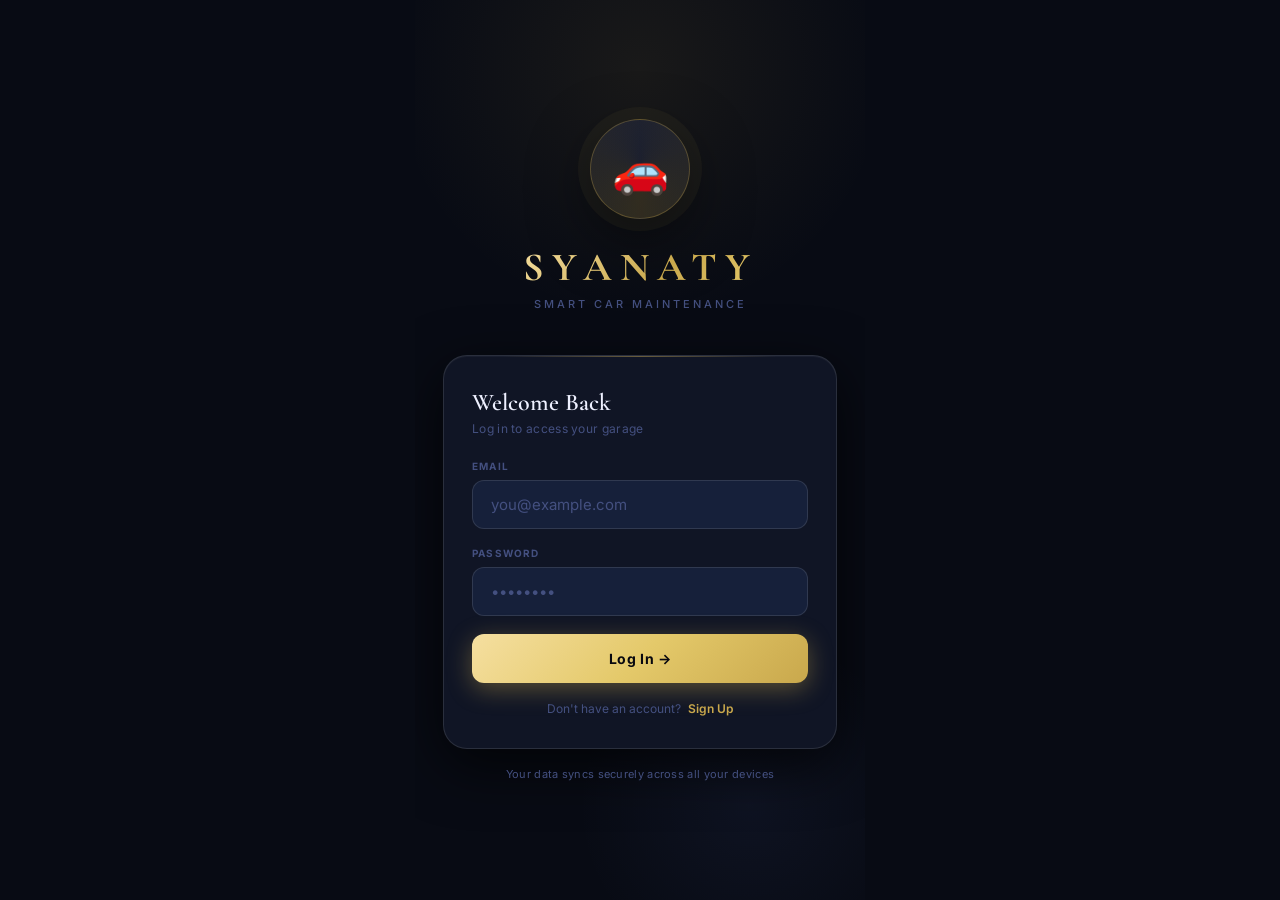
<file: frontend/index.html>
<!DOCTYPE html>
<html lang="en" dir="ltr">
<head>
<meta charset="UTF-8">
<meta name="viewport" content="width=device-width, initial-scale=1.0, maximum-scale=1.0, user-scalable=no">
<title>SYANATY – Smart Car Maintenance</title>

<!-- ═══ PWA / iOS META ═══ -->
<meta name="application-name" content="SYANATY">
<meta name="apple-mobile-web-app-capable" content="yes">
<meta name="apple-mobile-web-app-status-bar-style" content="black-translucent">
<meta name="apple-mobile-web-app-title" content="SYANATY">
<meta name="mobile-web-app-capable" content="yes">
<meta name="theme-color" content="#080B14">
<meta name="description" content="Smart Car Maintenance Tracker">
<link rel="preconnect" href="https://fonts.googleapis.com">
<link href="https://fonts.googleapis.com/css2?family=Cormorant+Garamond:wght@500;600;700&family=Inter:wght@400;500;600;700&display=swap" rel="stylesheet">
<link rel="stylesheet" href="styles.css">
</head>
<body>
<div id="app">

<!-- ══ LOGIN ══ -->
<div id="loginScreen">
  <div class="login-emblem">🚗</div>
  <div class="login-wordmark">SYANATY</div>
  <div class="login-tagline">Smart Car Maintenance</div>
  <div class="login-card">
    <div class="l-title" id="authTitle">Welcome Back</div>
    <div class="l-sub" id="authSub">Log in to access your garage</div>

    <div id="nameFieldWrap" style="display:none">
      <label class="f-label">Your Name</label>
      <input class="f-input" id="nameInput" type="text" placeholder="e.g. Ahmed" autocomplete="name">
    </div>

    <label class="f-label">Email</label>
    <input class="f-input" id="emailInput" type="email" placeholder="you@example.com" autocomplete="email">

    <label class="f-label">Password</label>
    <input class="f-input" id="passwordInput" type="password" placeholder="••••••••" autocomplete="current-password">

    <button class="btn-gold" id="authSubmitBtn" onclick="handleAuthSubmit()">Log In →</button>

    <div id="authError" style="display:none;color:var(--red);font-size:12px;margin-top:12px;text-align:center;line-height:1.6"></div>
    <div id="authLoading" style="display:none;color:var(--txt3);font-size:12px;margin-top:12px;text-align:center">Please wait…</div>

    <div style="text-align:center;margin-top:18px;font-size:12px;color:var(--txt3)">
      <span id="authToggleText">Don't have an account?</span>
      <a href="#" id="authToggleLink" onclick="toggleAuthMode();return false;" style="color:var(--gold);font-weight:600;text-decoration:none;margin-left:4px">Sign Up</a>
    </div>
  </div>
  <div class="l-footer">Your data syncs securely across all your devices</div>
</div>

<!-- ══ EMAIL CONFIRMATION PENDING ══ -->
<div id="confirmScreen" style="display:none;flex-direction:column;align-items:center;justify-content:center;min-height:100dvh;padding:32px 28px;background:var(--bg)">
  <div class="login-emblem">📧</div>
  <div class="login-wordmark" style="font-size:24px;letter-spacing:4px">CHECK YOUR EMAIL</div>
  <div class="login-card" style="text-align:center;margin-top:24px">
    <div class="l-title">Almost there!</div>
    <div class="l-sub" style="margin-bottom:20px">
      We sent a confirmation link to<br><strong id="confirmEmailDisplay" style="color:var(--gold2)"></strong>
    </div>
    <div style="font-size:13px;color:var(--txt2);line-height:1.7;margin-bottom:20px">
      Click the link in that email, then come back here and log in.
    </div>
    <button class="btn-gold" onclick="showLoginMode()">Back to Log In</button>
  </div>
</div>

<!-- ══ MAIN APP ══ -->
<div id="mainApp" style="display:none;flex-direction:column;height:100%;position:relative;overflow:hidden;">

  <div id="header">
    <div class="hdr-brand">
      <div class="hdr-icon">🚗</div>
      <div class="hdr-name">SYANATY</div>
    </div>
    <div class="hdr-car">
      <div class="hdr-car-name" id="headerCarName">My Car</div>
      <div class="hdr-odo">📍 <span id="headerOdo">0</span> km</div>
    </div>
    <div class="hdr-actions">
      <button class="icon-btn" title="Update Odometer" onclick="openModal('odoModal')">🔢</button>
      <button class="icon-btn" title="Toggle Theme" id="darkToggle" onclick="toggleDark()">☀️</button>
      <button class="icon-btn" title="Log Out" onclick="logout()">🚪</button>
    </div>
  </div>

  <div id="screens">

    <!-- GARAGE -->
    <div class="screen active" id="garageScreen">
      <div id="carCardContainer"></div>
      <div class="stats-grid" id="statsGrid"></div>
      <button class="add-car-btn" onclick="showToast('Multi-vehicle support coming soon!','info')">
        ＋ Add Another Vehicle
      </button>
    </div>

    <!-- CATALOG -->
    <div class="screen" id="catalogScreen">
      <div class="cat-header">
        <div>
          <div class="pg-title">Parts Catalog</div>
          <div class="pg-sub">Replacement interval tracking</div>
        </div>
        <button class="dev-btn" onclick="openDevPassword()">🛠️</button>
      </div>
      <div class="notice-banner">
        <span style="font-size:15px;flex-shrink:0;margin-top:1px">⚠️</span>
        <span>Egypt conditions — heat, dust, congestion — may reduce service intervals by up to 20%. Consider earlier replacements.</span>
      </div>
      <div id="partsList"></div>
    </div>

    <!-- HISTORY -->
    <div class="screen" id="historyScreen">
      <div class="pg-title">Maintenance History</div>
      <div class="pg-sub">Full service record</div>
      <button class="urgent-add-btn" onclick="openModal('urgentModal')">🚨 Add Urgent Record</button>
      <div class="filter-row">
        <button class="filter-btn active" id="filterAll"    onclick="setFilter('all')">All Records</button>
        <button class="filter-btn"        id="filterUrgent" onclick="setFilter('urgent')">Urgent Only</button>
      </div>
      <button class="export-btn" onclick="exportPDF()">📄 Export PDF Report</button>
      <div class="timeline" id="historyTimeline"></div>
    </div>

    <!-- EXPENSES -->
    <div class="screen" id="expensesScreen">
      <div class="pg-title">Expense Tracker</div>
      <div class="pg-sub">Monthly spending overview</div>
      <select class="month-sel" id="monthSelector" onchange="renderExpenses()"></select>
      <div class="exp-cards">
        <div class="exp-card fuel">
          <div class="exp-icon">⛽</div>
          <div class="exp-amt" id="fuelTotal">0</div>
          <div class="exp-lbl">Fuel · EGP</div>
        </div>
        <div class="exp-card maint">
          <div class="exp-icon">🔧</div>
          <div class="exp-amt" id="maintTotal">0</div>
          <div class="exp-lbl">Service · EGP</div>
        </div>
      </div>
      <div class="total-card">
        <div class="total-lbl">Total This Month</div>
        <div class="total-amt" id="monthTotal">0 EGP</div>
      </div>
      <button class="add-exp-btn" onclick="openModal('fuelModal')">⛽ Add Fuel Expense</button>
      <div class="txn-list" id="transactionList"></div>
    </div>

    <!-- PART DETAIL -->
    <div class="screen" id="partDetailScreen">
      <button class="back-btn" onclick="closePartDetail()">← Back to Catalog</button>
      <div class="pg-title" id="detailPartName"></div>
      <div class="detail-circ" id="detailCircle"></div>
      <div class="detail-grid" id="detailGrid"></div>
      <div class="tips-box" id="detailTips"></div>
      <div style="margin-top:14px">
        <button class="replace-btn" id="detailReplaceBtn" style="margin-left:0;font-size:14px;padding:14px">✅ Mark as Replaced</button>
      </div>
    </div>

  </div><!-- /screens -->

  <div id="bottomNav">
    <button class="nav-tab active" data-tab="garageScreen"  onclick="switchTab('garageScreen',this)">
      <span class="nav-icon">🏠</span><span class="nav-lbl">Garage</span>
    </button>
    <button class="nav-tab" data-tab="catalogScreen" onclick="switchTab('catalogScreen',this)">
      <span class="nav-icon">📋</span><span class="nav-lbl">Catalog</span>
    </button>
    <button class="nav-tab" data-tab="historyScreen" onclick="switchTab('historyScreen',this)">
      <span class="nav-icon">🕐</span><span class="nav-lbl">History</span>
    </button>
    <button class="nav-tab" data-tab="expensesScreen" onclick="switchTab('expensesScreen',this)">
      <span class="nav-icon">💰</span><span class="nav-lbl">Expenses</span>
    </button>
  </div>

</div><!-- /mainApp -->
</div><!-- /app -->


<div id="toast"></div>

<!-- CONFIRM -->
<div class="conf-ov" id="confirmOverlay">
  <div class="conf-box">
    <div class="conf-icon" id="confirmIcon">⚠️</div>
    <div class="conf-title" id="confirmTitle">Are you sure?</div>
    <div class="conf-msg"   id="confirmMsg">This action cannot be undone.</div>
    <div class="conf-acts">
      <button class="btn-ms" style="flex:1" onclick="closeConfirm()">Cancel</button>
      <button class="btn-mp red" style="flex:1" id="confirmOkBtn">Delete</button>
    </div>
  </div>
</div>


<!-- MODAL: Edit Car -->
<div class="modal-ov" id="carModal"><div class="modal">
  <span class="modal-handle"></span>
  <div class="modal-title">Edit Vehicle</div>
  <div class="modal-field"><label>Vehicle Name</label><input class="modal-input" id="editCarName" placeholder="e.g. My Peugeot 208"></div>
  <div class="modal-field"><label>Year</label><input class="modal-input" id="editCarYear" type="number" placeholder="2020"></div>
  <div class="modal-field">
    <label>Vehicle Icon</label>
    <div style="display:flex;align-items:center;gap:14px;margin-top:6px">
      <span id="selectedEmoji" style="font-size:34px">🚗</span>
      <div style="display:flex;gap:10px;flex-wrap:wrap">
        ${['🚗','🚙','🚕','🏎️','🚐','🚌','🛻','🚓'].map(e=>`<button onclick="selectEmoji('${e}')" style="font-size:24px;background:none;border:none;cursor:pointer;transition:transform .15s" onmouseover="this.style.transform='scale(1.3)'" onmouseout="this.style.transform='scale(1)'">${e}</button>`).join('')}
      </div>
    </div>
  </div>
  <div class="modal-actions">
    <button class="btn-ms" onclick="closeModal('carModal')">Cancel</button>
    <button class="btn-mp" onclick="saveCarDetails()">Save Changes</button>
  </div>
</div></div>

<!-- MODAL: Odometer -->
<div class="modal-ov" id="odoModal"><div class="modal">
  <span class="modal-handle"></span>
  <div class="modal-title">Update Odometer</div>
  <div class="modal-field"><label>Current Reading (km)</label><input class="modal-input" id="newOdo" type="number" placeholder="e.g. 45000"></div>
  <div class="modal-actions">
    <button class="btn-ms" onclick="closeModal('odoModal')">Cancel</button>
    <button class="btn-mp" onclick="updateOdometer()">Update</button>
  </div>
</div></div>

<!-- MODAL: Replace -->
<div class="modal-ov" id="replaceModal"><div class="modal">
  <span class="modal-handle"></span>
  <div class="modal-title">Mark as Replaced</div>
  <div style="background:var(--gold-a);border:1px solid var(--gold-b);border-radius:var(--r-xs);padding:12px 14px;margin-bottom:18px;font-size:13px;color:var(--gold2);font-weight:600" id="replacePartName"></div>
  <div class="modal-field"><label>Replacement Date</label><input class="modal-input" id="replaceDate" type="date"></div>
  <div class="modal-field"><label>Odometer at Replacement (km)</label><input class="modal-input" id="replaceKM" type="number"></div>
  <div class="modal-field"><label>Cost (EGP)</label><input class="modal-input" id="replaceCost" type="number" placeholder="e.g. 350"></div>
  <div class="modal-actions">
    <button class="btn-ms" onclick="closeModal('replaceModal')">Cancel</button>
    <button class="btn-mp" onclick="confirmReplacement()">✅ Confirm</button>
  </div>
</div></div>

<!-- MODAL: Dev Password -->
<div class="modal-ov" id="devPwModal"><div class="modal">
  <span class="modal-handle"></span>
  <div class="modal-title">🛠️ Developer Access</div>
  <div class="modal-field"><label>Password</label><input class="modal-input" id="devPwInput" type="password" placeholder="Enter password"></div>
  <div class="modal-actions">
    <button class="btn-ms" onclick="closeModal('devPwModal')">Cancel</button>
    <button class="btn-mp" onclick="checkDevPassword()">Unlock</button>
  </div>
</div></div>

<!-- MODAL: Dev Panel -->
<div class="modal-ov" id="devModal"><div class="modal">
  <span class="modal-handle"></span>
  <div class="dev-ph">
    <div class="modal-title" style="margin-bottom:0">🛠️ Developer Panel</div>
    <button class="icon-btn" onclick="closeModal('devModal')">✕</button>
  </div>
  <div id="devPartsList"></div>
  <div class="add-part-sec">
    <h3>Add New Part</h3>
    <div class="modal-field"><label>Part Name</label><input class="modal-input" id="newPartName" placeholder="e.g. Cabin Air Filter"></div>
    <div class="modal-field"><label>Interval (km)</label><input class="modal-input" id="newPartKM" type="number" placeholder="15000"></div>
    <div class="modal-field"><label>Interval (months)</label><input class="modal-input" id="newPartMonths" type="number" placeholder="12"></div>
    <div class="modal-field"><label>Cost (EGP)</label><input class="modal-input" id="newPartCost" type="number" placeholder="200"></div>
    <button class="btn-mp" style="width:100%" onclick="addNewPart()">Add Part</button>
  </div>
</div></div>

<!-- MODAL: Edit Part -->
<div class="modal-ov" id="editPartModal"><div class="modal">
  <span class="modal-handle"></span>
  <div class="modal-title">Edit Part</div>
  <input type="hidden" id="editPartId">
  <div class="modal-field"><label>Part Name</label><input class="modal-input" id="editPartName"></div>
  <div class="modal-field"><label>Interval (km)</label><input class="modal-input" id="editPartKM" type="number"></div>
  <div class="modal-field"><label>Interval (months)</label><input class="modal-input" id="editPartMonths" type="number"></div>
  <div class="modal-field"><label>Last Replaced KM</label><input class="modal-input" id="editPartLastKM" type="number"></div>
  <div class="modal-field"><label>Last Replaced Date</label><input class="modal-input" id="editPartLastDate" type="date"></div>
  <div class="modal-field"><label>Cost (EGP)</label><input class="modal-input" id="editPartCost" type="number"></div>
  <div class="modal-actions">
    <button class="btn-ms" onclick="closeModal('editPartModal')">Cancel</button>
    <button class="btn-mp" onclick="savePartEdit()">Save</button>
  </div>
</div></div>

<!-- MODAL: Urgent -->
<div class="modal-ov" id="urgentModal"><div class="modal">
  <span class="modal-handle"></span>
  <div class="modal-title">🚨 Urgent Record</div>
  <div class="modal-field"><label>Service / Issue</label><input class="modal-input" id="urgentService" placeholder="e.g. Brake failure repair"></div>
  <div class="modal-field"><label>Date</label><input class="modal-input" id="urgentDate" type="date"></div>
  <div class="modal-field"><label>Odometer (km)</label><input class="modal-input" id="urgentMileage" type="number"></div>
  <div class="modal-field"><label>Cost (EGP)</label><input class="modal-input" id="urgentCost" type="number"></div>
  <div class="modal-actions">
    <button class="btn-ms" onclick="closeModal('urgentModal')">Cancel</button>
    <button class="btn-mp red" onclick="saveUrgentRecord()">Add Record</button>
  </div>
</div></div>

<!-- MODAL: Edit History -->
<div class="modal-ov" id="editHistoryModal"><div class="modal">
  <span class="modal-handle"></span>
  <div class="modal-title">Edit Record</div>
  <input type="hidden" id="editHistoryId">
  <div class="modal-field"><label>Service</label><input class="modal-input" id="editHistoryService"></div>
  <div class="modal-field"><label>Date</label><input class="modal-input" id="editHistoryDate" type="date"></div>
  <div class="modal-field"><label>Odometer (km)</label><input class="modal-input" id="editHistoryMileage" type="number"></div>
  <div class="modal-field"><label>Cost (EGP)</label><input class="modal-input" id="editHistoryCost" type="number"></div>
  <div class="modal-actions">
    <button class="btn-ms" onclick="closeModal('editHistoryModal')">Cancel</button>
    <button class="btn-mp" onclick="saveHistoryEdit()">Save Changes</button>
  </div>
</div></div>

<!-- MODAL: Parts Alert -->
<div class="modal-ov" id="partsAlertModal"><div class="modal">
  <span class="modal-handle"></span>
  <div style="display:flex;align-items:center;gap:12px;margin-bottom:20px">
    <span id="partsAlertIcon" style="font-size:26px"></span>
    <div class="modal-title" style="margin-bottom:0" id="partsAlertTitle"></div>
  </div>
  <div id="partsAlertList"></div>
  <div style="margin-top:16px">
    <button class="btn-mp" onclick="closeModal('partsAlertModal');switchTab('catalogScreen',document.querySelector('[data-tab=catalogScreen]'))">View Full Catalog →</button>
  </div>
</div></div>

<!-- MODAL: Fuel -->
<div class="modal-ov" id="fuelModal"><div class="modal">
  <span class="modal-handle"></span>
  <div class="modal-title">⛽ Add Fuel Expense</div>
  <div class="modal-field"><label>Amount (EGP)</label><input class="modal-input" id="fuelAmount" type="number" placeholder="e.g. 500"></div>
  <div class="modal-field"><label>Note</label><input class="modal-input" id="fuelNote" placeholder="e.g. Full tank"></div>
  <div class="modal-field"><label>Date</label><input class="modal-input" id="fuelDate" type="date"></div>
  <div class="modal-actions">
    <button class="btn-ms" onclick="closeModal('fuelModal')">Cancel</button>
    <button class="btn-mp grn" onclick="saveFuelExpense()">Add Expense</button>
  </div>
</div></div>

<script>
// ══════════════════════════════════════════
//  API CONFIG
// ══════════════════════════════════════════
const API_BASE = 'https://momenihab.pythonanywhere.com';

const TIPS = {
  'Engine Oil':          ['Change oil every 5,000 km in Egyptian climate — heat degrades oil faster.','Use full-synthetic for better protection at high temperatures.','Check oil level monthly between changes.'],
  'Oil Filter':          ['Always replace the oil filter with every oil change.','A clogged filter reduces engine protection significantly.','Use OEM or quality aftermarket filters.'],
  'Air Filter':          ['Dusty Cairo roads clog filters faster — inspect every 5,000 km.','A dirty filter reduces fuel efficiency by up to 10%.','Tap gently to remove loose dust between changes.'],
  'Brake Pads (Front)':  ['Squealing sounds mean brake pads need inspection immediately.','City traffic causes faster brake wear than highway driving.','Always replace front pads as a pair.'],
  'Brake Pads (Rear)':   ['Monitor rear pads alongside front — replace as sets where possible.','Softer rear pads degrade faster with heavy loads.'],
  'Spark Plugs':         ['Worn plugs cause rough idling and poor fuel economy.','Iridium plugs last significantly longer than standard copper.','Check plug condition during every major tune-up.'],
  'Battery':             ['Extreme summer heat reduces battery life significantly.','Clean terminal corrosion with a baking soda solution.','Test battery health annually after the second year.'],
  'Timing Belt':         ['Never delay timing belt replacement — failure destroys the engine.','Always replace the water pump and tensioner at the same time.','Record the exact mileage and date of every replacement.'],
};

const DEFAULT_PARTS_SEED = [
  {name:'Engine Oil',           interval_km:5000,  interval_months:3,  cost_new:350},
  {name:'Oil Filter',           interval_km:5000,  interval_months:3,  cost_new:80},
  {name:'Air Filter',           interval_km:15000, interval_months:12, cost_new:150},
  {name:'Cabin Air Filter',     interval_km:15000, interval_months:12, cost_new:120},
  {name:'Spark Plugs',          interval_km:30000, interval_months:24, cost_new:600},
  {name:'Brake Pads (Front)',   interval_km:30000, interval_months:24, cost_new:800},
  {name:'Brake Pads (Rear)',    interval_km:50000, interval_months:36, cost_new:600},
  {name:'Timing Belt',          interval_km:60000, interval_months:48, cost_new:2500},
  {name:'Coolant',              interval_km:40000, interval_months:24, cost_new:400},
  {name:'Transmission Fluid',   interval_km:60000, interval_months:48, cost_new:900},
  {name:'Brake Fluid',          interval_km:40000, interval_months:24, cost_new:250},
  {name:'Battery',              interval_km:80000, interval_months:48, cost_new:3000},
  {name:'Tire Rotation',        interval_km:10000, interval_months:6,  cost_new:200},
  {name:'Wipers',               interval_km:20000, interval_months:12, cost_new:200},
  {name:'Power Steering Fluid', interval_km:50000, interval_months:36, cost_new:300},
];

function ds(offset=0) {
  const d=new Date(); d.setDate(d.getDate()+offset);
  return d.toISOString().split('T')[0];
}

// ══════════════════════════════════════════
//  SESSION (tokens persist so a refresh doesn't log you out;
//  the actual car/parts/history/expenses data is NOT cached here —
//  it's re-fetched from the API each login, kept only in memory after that)
// ══════════════════════════════════════════
function loadSession(){ try{const v=localStorage.getItem('sy_session');return v?JSON.parse(v):null}catch{return null} }
function saveSession(s){ localStorage.setItem('sy_session', JSON.stringify(s)); }
function clearSession(){ localStorage.removeItem('sy_session'); }

let session  = loadSession();          // {access_token, refresh_token, user_id, email}
let car      = null;
let parts    = [];
let history  = [];
let expenses = {};                     // keyed by "YYYY-MM" -> {fuel, maintenance, entries:[]}
let isDark   = (localStorage.getItem('sy_dark') !== 'false');  // theme pref can stay local, it's not user data
let hFilter  = 'all';
let curPartId= null;
let authMode = 'login'; // 'login' | 'signup'

// ══════════════════════════════════════════
//  API CLIENT
// ══════════════════════════════════════════
async function api(path, { method='GET', body=null, auth=true } = {}) {
  const headers = { 'Content-Type': 'application/json' };
  if (auth) {
    if (!session?.access_token) throw new Error('Not logged in');
    headers['Authorization'] = 'Bearer ' + session.access_token;
  }
  let res;
  try {
    res = await fetch(API_BASE + path, {
      method,
      headers,
      body: body ? JSON.stringify(body) : undefined,
    });
  } catch (e) {
    throw new Error('Could not reach the server. Check your connection and try again.');
  }
  let data;
  try { data = await res.json(); } catch { data = null; }
  if (!res.ok) {
    throw new Error(data?.detail || `Request failed (${res.status})`);
  }
  return data;
}


// ══════════════════════════════════════════
//  BOOT
// ══════════════════════════════════════════
window.addEventListener('DOMContentLoaded',()=>{
  applyTheme();
  setupMonths();
  if (session?.access_token) {
    bootApp();
  }
});

function applyTheme(){
  const on=!isDark;
  document.documentElement.classList.toggle('light',on);
  const btn=document.getElementById('darkToggle');
  if(btn) btn.textContent = isDark?'☀️':'🌙';
}
function toggleDark(){ isDark=!isDark; localStorage.setItem('sy_dark', isDark); applyTheme(); }

// ══════════════════════════════════════════
//  AUTH — SIGNUP / LOGIN
// ══════════════════════════════════════════
function toggleAuthMode(){
  authMode = authMode === 'login' ? 'signup' : 'login';
  document.getElementById('nameFieldWrap').style.display = authMode === 'signup' ? 'block' : 'none';
  document.getElementById('authTitle').textContent = authMode === 'signup' ? 'Create Account' : 'Welcome Back';
  document.getElementById('authSub').textContent = authMode === 'signup' ? 'Sign up to start tracking' : 'Log in to access your garage';
  document.getElementById('authSubmitBtn').textContent = authMode === 'signup' ? 'Sign Up →' : 'Log In →';
  document.getElementById('authToggleText').textContent = authMode === 'signup' ? 'Already have an account?' : "Don't have an account?";
  document.getElementById('authToggleLink').textContent = authMode === 'signup' ? 'Log In' : 'Sign Up';
  hideAuthError();
}
function showLoginMode(){
  document.getElementById('confirmScreen').style.display='none';
  document.getElementById('loginScreen').style.display='flex';
  if (authMode !== 'login') toggleAuthMode();
}
function hideAuthError(){ document.getElementById('authError').style.display='none'; }
function showAuthError(msg){
  const el=document.getElementById('authError');
  el.textContent = msg; el.style.display='block';
}
function setAuthLoading(on){
  document.getElementById('authLoading').style.display = on ? 'block' : 'none';
  document.getElementById('authSubmitBtn').style.display = on ? 'none' : 'block';
}

async function handleAuthSubmit(){
  hideAuthError();
  const email = document.getElementById('emailInput').value.trim();
  const password = document.getElementById('passwordInput').value;
  if (!email || !password) { showAuthError('Please enter both email and password.'); return; }

  if (authMode === 'signup') {
    const name = document.getElementById('nameInput').value.trim();
    if (!name) { showAuthError('Please enter your name.'); return; }
    setAuthLoading(true);
    try {
      const result = await api('/auth/signup', { auth:false, method:'POST', body:{ email, password, name } });
      setAuthLoading(false);
      if (result.access_token) {
        // Email confirmation not required on this Supabase project — log straight in
        session = { access_token: result.access_token, refresh_token: result.refresh_token, user_id: result.user_id, email: result.email };
        saveSession(session);
        await seedDefaultParts(); // first-time setup
        await bootApp();
      } else {
        // Email confirmation required — show the pending screen
        document.getElementById('confirmEmailDisplay').textContent = email;
        document.getElementById('loginScreen').style.display='none';
        document.getElementById('confirmScreen').style.display='flex';
      }
    } catch (e) {
      setAuthLoading(false);
      showAuthError(e.message);
    }
  } else {
    setAuthLoading(true);
    try {
      const result = await api('/auth/login', { auth:false, method:'POST', body:{ email, password } });
      setAuthLoading(false);
      session = { access_token: result.access_token, refresh_token: result.refresh_token, user_id: result.user_id, email: result.email };
      saveSession(session);
      await bootApp();
    } catch (e) {
      setAuthLoading(false);
      showAuthError(e.message);
    }
  }
}

function logout(){
  showConfirm('Log Out?', 'You can log back in anytime — your data stays safely in the cloud.', () => {
    session = null; clearSession();
    car = null; parts = []; history = []; expenses = {};
    document.getElementById('mainApp').style.display='none';
    document.getElementById('confirmScreen').style.display='none';
    document.getElementById('loginScreen').style.display='flex';
    document.getElementById('emailInput').value='';
    document.getElementById('passwordInput').value='';
  }, '👋');
}

// Seeds the default 15-part catalog for a brand-new account (one-time, after first signup)
async function seedDefaultParts(){
  try {
    const cars = await api('/cars');
    const myCar = cars[0];
    if (!myCar) return;
    for (const p of DEFAULT_PARTS_SEED) {
      await api('/parts', { method:'POST', body:{
        car_id: myCar.id,
        name: p.name,
        interval_km: p.interval_km,
        interval_months: p.interval_months,
        last_replaced_km: 0,
        last_replaced_date: ds(-30),
        cost_new: p.cost_new,
      }});
    }
  } catch (e) {
    console.error('Seeding default parts failed:', e);
  }
}

// ══════════════════════════════════════════
//  APP BOOT — loads all data fresh from the API, then shows the app
// ══════════════════════════════════════════
async function bootApp(){
  document.getElementById('loginScreen').style.display='none';
  document.getElementById('confirmScreen').style.display='none';
  try {
    const cars = await api('/cars');
    if (!cars.length) {
      // Edge case: account exists but has no car yet (shouldn't normally happen)
      const created = await api('/cars', { method:'POST', body:{ name:'My Car', year:2020, emoji:'🚗', odometer:0 } });
      car = created;
      await seedDefaultParts();
    } else {
      car = cars[0];
    }
    await Promise.all([ loadParts(), loadHistory() ]);
    document.getElementById('mainApp').style.display='flex';
    renderAll();
  } catch (e) {
    showToast(e.message || 'Could not load your data. Please try again.', 'error');
    // If the token is bad/expired, send back to login
    if (String(e.message).toLowerCase().includes('expired') || String(e.message).toLowerCase().includes('invalid')) {
      session = null; clearSession();
      document.getElementById('loginScreen').style.display='flex';
    }
  }
}

async function loadParts(){
  const raw = await api(`/parts?car_id=${car.id}`);
  parts = raw.map(fromApiPart);
}
async function loadHistory(){
  const raw = await api(`/history?car_id=${car.id}`);
  history = raw.map(fromApiHistory);
}
async function loadExpensesForMonth(month){
  const raw = await api(`/expenses?car_id=${car.id}&month=${month}`);
  const entries = raw.map(fromApiExpense);
  const fuel = entries.filter(e=>e.type==='fuel').reduce((s,e)=>s+e.amount,0);
  const maintenance = entries.filter(e=>e.type==='maintenance').reduce((s,e)=>s+e.amount,0);
  expenses[month] = { fuel, maintenance, entries };
}

// ── snake_case (API) <-> camelCase (frontend) translation ──
function fromApiPart(p){
  return {
    id: p.id, name: p.name,
    intervalKM: p.interval_km, intervalMonths: p.interval_months,
    lastReplacedKM: p.last_replaced_km, lastReplacedDate: p.last_replaced_date,
    costNew: Number(p.cost_new),
  };
}
function fromApiHistory(h){
  return { id:h.id, date:h.date, mileage:h.mileage, service:h.service, cost:Number(h.cost), urgent:h.urgent };
}
function fromApiExpense(e){
  return { id:e.id, type:e.type, amount:Number(e.amount), note:e.note, date:e.date };
}

function renderAll(){ renderHeader();renderGarage();renderCatalog();renderHistory();renderExpenses(); }

// ══════════════════════════════════════════
//  HEADER
// ══════════════════════════════════════════
function renderHeader(){
  document.getElementById('headerCarName').textContent=car.emoji+' '+car.name;
  document.getElementById('headerOdo').textContent=fmt(car.odometer);
}

// ══════════════════════════════════════════
//  TABS
// ══════════════════════════════════════════
function switchTab(id,btn){
  document.querySelectorAll('.screen').forEach(s=>s.classList.remove('active'));
  document.querySelectorAll('.nav-tab').forEach(t=>t.classList.remove('active'));
  document.getElementById(id).classList.add('active');
  btn.classList.add('active');
  if(id==='expensesScreen') renderExpenses();
}

// ══════════════════════════════════════════
//  GARAGE
// ══════════════════════════════════════════
function renderGarage(){
  document.getElementById('carCardContainer').innerHTML=`
    <div class="car-card ani">
      <span class="cc-emoji">${car.emoji}</span>
      <div class="cc-eyebrow">Your Vehicle</div>
      <div class="cc-name">${car.name}</div>
      <span class="cc-year">${car.year}</span>
      <div class="cc-divider"></div>
      <div class="cc-odo-label">Current Odometer</div>
      <div class="cc-odo-row">
        <div class="cc-odo-val">${fmt(car.odometer)}</div>
        <div class="cc-odo-unit">km</div>
      </div>
      <div class="cc-actions">
        <button class="cc-btn" onclick="openEditCar()">✏️ Edit Details</button>
        <button class="cc-btn" onclick="openModal('odoModal')">🔢 Update KM</button>
      </div>
    </div>`;

  const urg=parts.filter(p=>calcLife(p)<15).length;
  const att=parts.filter(p=>{const l=calcLife(p);return l>=15&&l<30;}).length;
  const tot=history.reduce((s,h)=>s+(h.cost||0),0);

  document.getElementById('statsGrid').innerHTML=`
    <div class="stat-card s-red clickable" onclick="showPartsModal('urgent')">
      <div class="stat-icon-ring si-red">⚠️</div>
      <div class="stat-val c-red">${urg}</div>
      <div class="stat-label">Urgent Parts</div>
      <div class="stat-hint sh-red">Tap to view →</div>
    </div>
    <div class="stat-card s-amber clickable" onclick="showPartsModal('attention')">
      <div class="stat-icon-ring si-amber">🔔</div>
      <div class="stat-val c-amber">${att}</div>
      <div class="stat-label">Need Attention</div>
      <div class="stat-hint sh-amber">Tap to view →</div>
    </div>
    <div class="stat-card">
      <div class="stat-icon-ring si-blue">📋</div>
      <div class="stat-val">${history.length}</div>
      <div class="stat-label">Services Done</div>
    </div>
    <div class="stat-card">
      <div class="stat-icon-ring si-gold">💰</div>
      <div class="stat-val" style="font-size:20px">${fmt(tot)}</div>
      <div class="stat-label">Total Spent (EGP)</div>
    </div>`;
}

// ══════════════════════════════════════════
//  CATALOG
// ══════════════════════════════════════════
function calcLife(p){ return Math.max(0,Math.min(100,((p.intervalKM-(car.odometer-p.lastReplacedKM))/p.intervalKM)*100)); }
function calcExpiry(p){ const d=new Date(p.lastReplacedDate); d.setMonth(d.getMonth()+p.intervalMonths); return d.toISOString().split('T')[0]; }
function calcRemKM(p){ return Math.max(0,p.intervalKM-(car.odometer-p.lastReplacedKM)); }

function renderCatalog(){
  const list=document.getElementById('partsList');
  if(!parts.length){list.innerHTML='<div class="empty"><div class="empty-ico">🔧</div><div class="empty-txt">No parts in catalog. Use the developer panel to add some.</div></div>';return;}
  list.innerHTML=parts.map(p=>{
    const life=calcLife(p), remKM=calcRemKM(p), expiry=calcExpiry(p);
    const bc=life<15?'bg-crit':life<30?'bg-warn':'bg-good';
    const bt=life<15?'Critical':life<30?'Soon':'Good';
    const cc=life<15?'urgent':life<30?'warning':'';
    return `<div class="part-card ${cc} ani" onclick="openDetail('${p.id}')">
      <div class="part-hdr">
        <div class="part-name">${p.name}</div>
        <span class="part-badge ${bc}">${bt}</span>
      </div>
      <div class="part-body">
        <div>${svg(life,56)}</div>
        <div class="part-info">
          <div class="part-row"><span class="pr-lbl">Remaining</span><span class="pr-val" style="color:${life<15?'var(--red)':life<30?'var(--amber)':'var(--green)'};font-family:var(--serif);font-size:14px">${life.toFixed(0)}%</span></div>
          <div class="part-row"><span class="pr-lbl">KM left</span><span class="pr-val">${fmt(remKM)} km</span></div>
          <div class="part-row"><span class="pr-lbl">Due date</span><span class="pr-val">${expiry}</span></div>
          <div class="part-row"><span class="pr-lbl">Interval</span><span class="pr-val">${fmt(p.intervalKM)} km</span></div>
        </div>
      </div>
      <button class="replace-btn ${life<15?'crit':''}" onclick="event.stopPropagation();openReplaceModal('${p.id}')">✅ Mark as Replaced</button>
    </div>`;
  }).join('');
}

function svg(pct,size=80,fs='11'){
  const r=(size-10)/2, circ=2*Math.PI*r, off=circ*(1-pct/100);
  const c=pct<15?'var(--red)':pct<30?'var(--amber)':'var(--green)';
  return `<svg width="${size}" height="${size}" viewBox="0 0 ${size} ${size}" class="circ-svg">
    <circle class="circ-bg" cx="${size/2}" cy="${size/2}" r="${r}"/>
    <circle class="circ-fg" cx="${size/2}" cy="${size/2}" r="${r}" stroke="${c}" stroke-dasharray="${circ}" stroke-dashoffset="${off}"/>
    <text class="circ-txt" x="${size/2}" y="${size/2+4}" text-anchor="middle" fill="${c}" font-size="${fs}" font-weight="700">${pct.toFixed(0)}%</text>
  </svg>`;
}

// ══════════════════════════════════════════
//  PART DETAIL
// ══════════════════════════════════════════
function openDetail(id){
  curPartId=id;
  const p=parts.find(x=>x.id===id);
  const life=calcLife(p), remKM=calcRemKM(p), expiry=calcExpiry(p);
  document.getElementById('detailPartName').textContent=p.name;
  document.getElementById('detailCircle').innerHTML=svg(life,160,'18');
  document.getElementById('detailGrid').innerHTML=`
    <div class="d-stat"><div class="ds-lbl">Remaining Life</div><div class="ds-val" style="color:${life<15?'var(--red)':life<30?'var(--amber)':'var(--green)'}">${life.toFixed(1)}%</div></div>
    <div class="d-stat"><div class="ds-lbl">KM Remaining</div><div class="ds-val">${fmt(remKM)} km</div></div>
    <div class="d-stat"><div class="ds-lbl">Due Date</div><div class="ds-val">${expiry}</div></div>
    <div class="d-stat"><div class="ds-lbl">Interval</div><div class="ds-val">${fmt(p.intervalKM)} km</div></div>
    <div class="d-stat"><div class="ds-lbl">Last Replaced</div><div class="ds-val">${p.lastReplacedDate}</div></div>
    <div class="d-stat"><div class="ds-lbl">Replaced at KM</div><div class="ds-val">${fmt(p.lastReplacedKM)}</div></div>`;
  const tips=(TIPS[p.name])||['Check this component regularly.','Follow manufacturer recommendations.','Keep records of all replacements.'];
  document.getElementById('detailTips').innerHTML=`
    <div class="tips-hdr">💡 Maintenance Tips</div>
    ${tips.map(t=>`<div class="tip-line">${t}</div>`).join('')}`;
  document.getElementById('detailReplaceBtn').onclick=()=>openReplaceModal(id);
  document.querySelectorAll('.screen').forEach(s=>s.classList.remove('active'));
  document.getElementById('partDetailScreen').classList.add('active');
}
function closePartDetail(){
  document.querySelectorAll('.screen').forEach(s=>s.classList.remove('active'));
  document.getElementById('catalogScreen').classList.add('active');
}

// ══════════════════════════════════════════
//  PARTS ALERT MODAL
// ══════════════════════════════════════════
function showPartsModal(type){
  const isUrgent=type==='urgent';
  const filtered=parts.filter(p=>{const l=calcLife(p);return isUrgent?l<15:(l>=15&&l<30);}).sort((a,b)=>calcLife(a)-calcLife(b));
  document.getElementById('partsAlertIcon').textContent=isUrgent?'⚠️':'🔔';
  document.getElementById('partsAlertTitle').textContent=isUrgent?'Urgent Parts':'Need Attention';
  if(!filtered.length){
    document.getElementById('partsAlertList').innerHTML=`<div style="text-align:center;padding:28px 0;color:var(--txt3);font-size:14px">${isUrgent?'✅ No urgent parts right now!':'✅ All parts are in good shape!'}</div>`;
  } else {
    const ac=isUrgent?'var(--red)':'var(--amber)';
    const bg=isUrgent?'var(--red-a)':'var(--amber-a)';
    const bd=isUrgent?'rgba(255,92,122,.2)':'rgba(245,158,11,.2)';
    document.getElementById('partsAlertList').innerHTML=filtered.map(p=>{
      const life=calcLife(p),remKM=calcRemKM(p);
      return `<div style="background:${bg};border:1px solid ${bd};border-radius:var(--r-sm);padding:14px;margin-bottom:10px;display:flex;align-items:center;gap:12px">
        <div style="flex-shrink:0">${svg(life,52,'10')}</div>
        <div style="flex:1;min-width:0">
          <div style="font-size:14px;font-weight:700;color:var(--txt);margin-bottom:4px">${p.name}</div>
          <div style="font-size:12px;color:${ac};font-weight:700">${fmt(remKM)} km remaining</div>
          <div style="font-size:10px;color:var(--txt3);margin-top:3px;text-transform:uppercase;letter-spacing:.5px">Due: ${calcExpiry(p)}</div>
        </div>
        <button onclick="closeModal('partsAlertModal');openReplaceModal('${p.id}')" style="flex-shrink:0;padding:9px 12px;border-radius:var(--r-xs);border:none;background:${ac};color:${isUrgent?'white':'#080B14'};font-family:var(--sans);font-size:11px;font-weight:700;cursor:pointer;letter-spacing:.3px">Replace</button>
      </div>`;
    }).join('');
  }
  openModal('partsAlertModal');
}

// ══════════════════════════════════════════
//  HISTORY
// ══════════════════════════════════════════
function setFilter(f){
  hFilter=f;
  document.getElementById('filterAll').classList.toggle('active',f==='all');
  document.getElementById('filterUrgent').classList.toggle('active',f==='urgent');
  renderHistory();
}
function renderHistory(){
  const tl=document.getElementById('historyTimeline');
  let recs=[...history].sort((a,b)=>b.date.localeCompare(a.date));
  if(hFilter==='urgent') recs=recs.filter(r=>r.urgent);
  if(!recs.length){tl.innerHTML='<div class="empty"><div class="empty-ico">🕐</div><div class="empty-txt">No records yet. Services will appear here after marking parts as replaced.</div></div>';return;}
  tl.innerHTML=recs.map(r=>`
    <div class="tl-item ${r.urgent?'urgent-rec':''}">
      <div class="tl-service">${r.urgent?'🚨':'🔧'} ${r.service}</div>
      <div class="tl-meta">
        <span>📅 ${r.date}</span>
        <span>📍 ${fmt(r.mileage)} km</span>
        <span>💰 ${fmt(r.cost)} EGP</span>
      </div>
      <div class="tl-actions">
        <button class="tl-edit" onclick="openEditHistory('${r.id}')">✏️ Edit</button>
        <button class="tl-del"  onclick="deleteHistory('${r.id}')">🗑 Delete</button>
      </div>
    </div>`).join('');
}
async function saveUrgentRecord(){
  const service=document.getElementById('urgentService').value.trim();
  const date=document.getElementById('urgentDate').value;
  const mileage=parseInt(document.getElementById('urgentMileage').value)||car.odometer;
  const cost=parseFloat(document.getElementById('urgentCost').value)||0;
  if(!service||!date){showToast('Please fill in all required fields','error');return;}
  try{
    const rec = await api('/history', { method:'POST', body:{ car_id:car.id, date, mileage, service, cost, urgent:true } });
    history.unshift(fromApiHistory(rec));
    if(cost>0) await addMaintExpense(cost,service,date);
    closeModal('urgentModal');
    renderHistory();renderGarage();renderExpenses();
    showToast('Urgent record added','success');
    document.getElementById('urgentService').value='';
    document.getElementById('urgentMileage').value='';
    document.getElementById('urgentCost').value='';
  }catch(e){ showToast(e.message,'error'); }
}
function openEditHistory(id){
  const r=history.find(x=>x.id===id);
  document.getElementById('editHistoryId').value=id;
  document.getElementById('editHistoryService').value=r.service;
  document.getElementById('editHistoryDate').value=r.date;
  document.getElementById('editHistoryMileage').value=r.mileage;
  document.getElementById('editHistoryCost').value=r.cost;
  openModal('editHistoryModal');
}
async function saveHistoryEdit(){
  const id=document.getElementById('editHistoryId').value;
  const idx=history.findIndex(x=>x.id===id);
  const updates={
    service:document.getElementById('editHistoryService').value,
    date:document.getElementById('editHistoryDate').value,
    mileage:parseInt(document.getElementById('editHistoryMileage').value)||0,
    cost:parseFloat(document.getElementById('editHistoryCost').value)||0,
  };
  try{
    await api(`/history/${id}`, { method:'PATCH', body:updates });
    history[idx]={...history[idx],...updates};
    closeModal('editHistoryModal');
    renderHistory();
    showToast('Record updated','success');
  }catch(e){ showToast(e.message,'error'); }
}
function deleteHistory(id){
  showConfirm('Delete Record?','This maintenance record will be permanently removed.',async()=>{
    try{
      await api(`/history/${id}`, { method:'DELETE' });
      history=history.filter(x=>x.id!==id);
      renderHistory();renderGarage();
      showToast('Record deleted','success');
    }catch(e){ showToast(e.message,'error'); }
  });
}
function exportPDF(){
  showToast('Generating report…','info');
  setTimeout(()=>{
    const lines=[`SYANATY – Maintenance Report`,`Generated: ${new Date().toLocaleDateString()}`,`Car: ${car.name} (${car.year})`,`Odometer: ${fmt(car.odometer)} km`,``,`MAINTENANCE HISTORY:`,...history.map(r=>`${r.date} | ${r.service} | ${fmt(r.mileage)} km | ${fmt(r.cost)} EGP${r.urgent?' [URGENT]':''}`)];
    const blob=new Blob([lines.join('\n')],{type:'text/plain'});
    const a=document.createElement('a'); a.href=URL.createObjectURL(blob); a.download='syanaty_report.txt'; a.click();
    showToast('Report downloaded!','success');
  },600);
}

// ══════════════════════════════════════════
//  EXPENSES
// ══════════════════════════════════════════
function setupMonths(){
  const sel=document.getElementById('monthSelector');
  const now=new Date();
  for(let i=0;i<12;i++){
    const d=new Date(now.getFullYear(),now.getMonth()-i,1);
    const key=`${d.getFullYear()}-${String(d.getMonth()+1).padStart(2,'0')}`;
    const lbl=d.toLocaleDateString('en-US',{month:'long',year:'numeric'});
    const opt=document.createElement('option');
    opt.value=key; opt.textContent=lbl;
    if(i===0) opt.selected=true;
    sel.appendChild(opt);
  }
}
async function renderExpenses(){
  const month=document.getElementById('monthSelector').value;
  if(!expenses[month]){
    try{ await loadExpensesForMonth(month); }
    catch(e){ showToast(e.message,'error'); return; }
  }
  const data=expenses[month]||{fuel:0,maintenance:0,entries:[]};
  document.getElementById('fuelTotal').textContent=fmt(data.fuel);
  document.getElementById('maintTotal').textContent=fmt(data.maintenance);
  document.getElementById('monthTotal').textContent=`${fmt(data.fuel+data.maintenance)} EGP`;
  const list=document.getElementById('transactionList');
  if(!data.entries.length){list.innerHTML='<div class="empty" style="padding:32px 0"><div class="empty-ico">💳</div><div class="empty-txt">No transactions this month</div></div>';return;}
  list.innerHTML=[...data.entries].reverse().map(e=>`
    <div class="txn-item">
      <div class="txn-left">
        <div class="txn-name">${e.type==='fuel'?'⛽':'🔧'} ${e.note||(e.type==='fuel'?'Fuel':'Maintenance')}</div>
        <div class="txn-date">${e.date}</div>
      </div>
      <div class="txn-amt ${e.type==='fuel'?'ta-fuel':'ta-maint'}">${fmt(e.amount)} EGP</div>
    </div>`).join('');
}
async function saveFuelExpense(){
  const amount=parseFloat(document.getElementById('fuelAmount').value);
  const note=document.getElementById('fuelNote').value.trim()||'Fuel';
  const date=document.getElementById('fuelDate').value||ds();
  if(!amount||amount<=0){showToast('Enter a valid amount','error');return;}
  try{
    await api('/expenses', { method:'POST', body:{ car_id:car.id, type:'fuel', amount, note, date } });
    const month=date.substring(0,7);
    delete expenses[month]; // force refetch so totals stay accurate
    closeModal('fuelModal');
    if(document.getElementById('monthSelector').value===month) await renderExpenses();
    showToast('Fuel expense added','success');
    document.getElementById('fuelAmount').value='';document.getElementById('fuelNote').value='';document.getElementById('fuelDate').value='';
  }catch(e){ showToast(e.message,'error'); }
}
async function addMaintExpense(cost,service,date){
  const d = date||ds();
  await api('/expenses', { method:'POST', body:{ car_id:car.id, type:'maintenance', amount:cost, note:service, date:d } });
  delete expenses[d.substring(0,7)]; // force refetch so totals stay accurate
}

// ══════════════════════════════════════════
//  CAR DETAILS
// ══════════════════════════════════════════
let tempEmoji='🚗';
function openEditCar(){
  document.getElementById('editCarName').value=car.name;
  document.getElementById('editCarYear').value=car.year;
  document.getElementById('selectedEmoji').textContent=car.emoji;
  tempEmoji=car.emoji;
  openModal('carModal');
}
function selectEmoji(e){ tempEmoji=e; document.getElementById('selectedEmoji').textContent=e; }
async function saveCarDetails(){
  const name=document.getElementById('editCarName').value.trim();
  const year=parseInt(document.getElementById('editCarYear').value);
  if(!name){showToast('Please enter a car name','error');return;}
  try{
    const updated = await api(`/cars/${car.id}`, { method:'PATCH', body:{ name, year:year||car.year, emoji:tempEmoji } });
    car = { ...car, name:updated.name, year:updated.year, emoji:updated.emoji };
    closeModal('carModal');renderAll();
    showToast('Vehicle details updated','success');
  }catch(e){ showToast(e.message,'error'); }
}
async function updateOdometer(){
  const val=parseInt(document.getElementById('newOdo').value);
  if(!val||val<0){showToast('Enter a valid odometer reading','error');return;}
  if(val<car.odometer){showToast('New reading must be higher than current','error');return;}
  try{
    const updated = await api(`/cars/${car.id}`, { method:'PATCH', body:{ odometer:val } });
    car.odometer = updated.odometer;
    closeModal('odoModal');renderAll();
    showToast('Odometer updated to '+fmt(val)+' km','success');
  }catch(e){ showToast(e.message,'error'); }
}

// ══════════════════════════════════════════
//  REPLACEMENT
// ══════════════════════════════════════════
function openReplaceModal(id){
  curPartId=id;
  const p=parts.find(x=>x.id===id);
  document.getElementById('replacePartName').textContent='🔧 '+p.name;
  document.getElementById('replaceDate').value=ds();
  document.getElementById('replaceKM').value=car.odometer;
  document.getElementById('replaceCost').value=p.costNew||'';
  openModal('replaceModal');
}
async function confirmReplacement(){
  const date=document.getElementById('replaceDate').value;
  const km=parseInt(document.getElementById('replaceKM').value);
  const cost=parseFloat(document.getElementById('replaceCost').value)||0;
  if(!date||!km){showToast('Please fill in all fields','error');return;}
  const p=parts.find(x=>x.id===curPartId);
  try{
    await api(`/parts/${p.id}`, { method:'PATCH', body:{ last_replaced_date:date, last_replaced_km:km } });
    p.lastReplacedDate=date; p.lastReplacedKM=km;

    if(km>car.odometer){
      await api(`/cars/${car.id}`, { method:'PATCH', body:{ odometer:km } });
      car.odometer=km;
    }

    const rec = await api('/history', { method:'POST', body:{ car_id:car.id, date, mileage:km, service:p.name+' replaced', cost, urgent:false } });
    history.unshift(fromApiHistory(rec));

    if(cost>0) await addMaintExpense(cost,p.name+' replaced',date);

    closeModal('replaceModal');renderAll();
    showToast(p.name+' marked as replaced!','success');
  }catch(e){ showToast(e.message,'error'); }
}

// ══════════════════════════════════════════
//  DEV PANEL
// ══════════════════════════════════════════
function openDevPassword(){ document.getElementById('devPwInput').value=''; openModal('devPwModal'); }
function checkDevPassword(){
  if(document.getElementById('devPwInput').value==='12345'){
    closeModal('devPwModal'); renderDevPanel(); openModal('devModal');
  } else { showToast('Incorrect password','error'); document.getElementById('devPwInput').value=''; }
}
function renderDevPanel(){
  document.getElementById('devPartsList').innerHTML=parts.map(p=>`
    <div class="dev-part-item">
      <div class="dev-pname">${p.name} — ${fmt(p.intervalKM)} km / ${p.intervalMonths} mo</div>
      <div class="dev-pacts">
        <button class="dev-edit-btn" onclick="openEditPart('${p.id}')">✏️ Edit</button>
        <button class="dev-del-btn"  onclick="devDeletePart('${p.id}')">🗑 Delete</button>
      </div>
    </div>`).join('');
}
async function openEditPart(id){
  const p=parts.find(x=>x.id===id);
  document.getElementById('editPartId').value=id;
  document.getElementById('editPartName').value=p.name;
  document.getElementById('editPartKM').value=p.intervalKM;
  document.getElementById('editPartMonths').value=p.intervalMonths;
  document.getElementById('editPartLastKM').value=p.lastReplacedKM;
  document.getElementById('editPartLastDate').value=p.lastReplacedDate;
  document.getElementById('editPartCost').value=p.costNew;
  closeModal('devModal'); openModal('editPartModal');
}
async function savePartEdit(){
  const id=document.getElementById('editPartId').value;
  const idx=parts.findIndex(x=>x.id===id);
  const updates={
    name:document.getElementById('editPartName').value,
    interval_km:parseInt(document.getElementById('editPartKM').value)||parts[idx].intervalKM,
    interval_months:parseInt(document.getElementById('editPartMonths').value)||parts[idx].intervalMonths,
    last_replaced_km:parseInt(document.getElementById('editPartLastKM').value)||0,
    last_replaced_date:document.getElementById('editPartLastDate').value,
    cost_new:parseFloat(document.getElementById('editPartCost').value)||0,
  };
  try{
    await api(`/parts/${id}`, { method:'PATCH', body:updates });
    parts[idx]=fromApiPart({ id, ...updates });
    closeModal('editPartModal');renderCatalog();renderGarage();renderDevPanel();openModal('devModal');
    showToast('Part updated','success');
  }catch(e){ showToast(e.message,'error'); }
}
function devDeletePart(id){
  const p=parts.find(x=>x.id===id);
  showConfirm('Delete Part?',`Remove "${p.name}" from the catalog?`,async()=>{
    try{
      await api(`/parts/${id}`, { method:'DELETE' });
      parts=parts.filter(x=>x.id!==id);
      renderCatalog();renderGarage();renderDevPanel();
      showToast('Part deleted','success');
    }catch(e){ showToast(e.message,'error'); }
  });
}
async function addNewPart(){
  const name=document.getElementById('newPartName').value.trim();
  const km=parseInt(document.getElementById('newPartKM').value);
  const months=parseInt(document.getElementById('newPartMonths').value);
  const cost=parseFloat(document.getElementById('newPartCost').value)||0;
  if(!name||!km||!months){showToast('Fill in name, km, and months','error');return;}
  try{
    const created = await api('/parts', { method:'POST', body:{
      car_id:car.id, name, interval_km:km, interval_months:months,
      last_replaced_km:0, last_replaced_date:ds(), cost_new:cost,
    }});
    parts.push(fromApiPart(created));
    ['newPartName','newPartKM','newPartMonths','newPartCost'].forEach(id=>document.getElementById(id).value='');
    renderCatalog();renderGarage();renderDevPanel();
    showToast('Part added to catalog','success');
  }catch(e){ showToast(e.message,'error'); }
}

// ══════════════════════════════════════════
//  MODALS
// ══════════════════════════════════════════
function openModal(id){
  if(id==='urgentModal'){document.getElementById('urgentDate').value=ds();document.getElementById('urgentMileage').value=car.odometer;}
  if(id==='fuelModal'){document.getElementById('fuelDate').value=ds();}
  if(id==='odoModal'){document.getElementById('newOdo').value=car.odometer;}
  document.getElementById(id).classList.add('open');
}
function closeModal(id){ document.getElementById(id).classList.remove('open'); }
document.querySelectorAll('.modal-ov').forEach(o=>{ o.addEventListener('click',e=>{if(e.target===o)o.classList.remove('open');}); });

// ══════════════════════════════════════════
//  CONFIRM
// ══════════════════════════════════════════
let confCb=null;
function showConfirm(title,msg,cb,icon='⚠️'){
  document.getElementById('confirmTitle').textContent=title;
  document.getElementById('confirmMsg').textContent=msg;
  document.getElementById('confirmIcon').textContent=icon;
  confCb=cb; document.getElementById('confirmOverlay').classList.add('open');
}
function closeConfirm(){ document.getElementById('confirmOverlay').classList.remove('open'); confCb=null; }
document.getElementById('confirmOkBtn').onclick=()=>{if(confCb)confCb();closeConfirm();};
document.getElementById('confirmOverlay').addEventListener('click',e=>{if(e.target===document.getElementById('confirmOverlay'))closeConfirm();});

// ══════════════════════════════════════════
//  TOAST
// ══════════════════════════════════════════
let tt;
function showToast(msg,type='success'){
  const t=document.getElementById('toast');
  t.textContent=msg; t.className=`show ${type}`;
  clearTimeout(tt); tt=setTimeout(()=>{t.className='';},2800);
}

// ══════════════════════════════════════════
//  UTILS
// ══════════════════════════════════════════
function fmt(n){ return Number(n||0).toLocaleString('en-EG'); }
document.getElementById('passwordInput').addEventListener('keydown',e=>{if(e.key==='Enter')handleAuthSubmit();});
document.getElementById('emailInput').addEventListener('keydown',e=>{if(e.key==='Enter')document.getElementById('passwordInput').focus();});
</script>
</body>
</html>
</file>
<file: styles.css>
/* ── SAFE AREA for iPhone notch/home bar ── */
#bottomNav { padding-bottom: max(env(safe-area-inset-bottom), 8px); }
#app { padding-top: env(safe-area-inset-top); }
/* ══════════════════════════════════════════
   TOKENS
══════════════════════════════════════════ */
:root {
  /* dark (default) */
  --bg:         #080B14;
  --bg2:        #0C1020;
  --surf:       #101525;
  --surf2:      #16203A;
  --surf3:      #1C2A48;
  --bdr:        rgba(255,255,255,0.06);
  --bdr2:       rgba(255,255,255,0.11);
  --bdr3:       rgba(255,255,255,0.18);
  --txt:        #EEF0FF;
  --txt2:       #8A90BC;
  --txt3:       #445080;
  --gold:       #C9A84C;
  --gold2:      #E4C96A;
  --gold3:      #F5DFA0;
  --gold-a:     rgba(201,168,76,0.12);
  --gold-b:     rgba(201,168,76,0.22);
  --green:      #3DD9A4;
  --green-a:    rgba(61,217,164,0.12);
  --red:        #FF5C7A;
  --red-a:      rgba(255,92,122,0.12);
  --amber:      #F59E0B;
  --amber-a:    rgba(245,158,11,0.12);
  --blue:       #738FFF;
  --blue-a:     rgba(115,143,255,0.12);
  --sh:         0 16px 56px rgba(0,0,0,0.7);
  --sh-sm:      0 4px 20px rgba(0,0,0,0.5);
  --r:          20px;
  --r-sm:       12px;
  --r-xs:       8px;
  --nav-h:      72px;
  --hdr-h:      64px;
  --serif:      'Cormorant Garamond', Georgia, serif;
  --sans:       'Inter', system-ui, sans-serif;
}
.light {
  --bg:         #F0EEF9;
  --bg2:        #E8E4F5;
  --surf:       #FFFFFF;
  --surf2:      #F5F2FF;
  --surf3:      #EDE8FF;
  --bdr:        rgba(0,0,0,0.06);
  --bdr2:       rgba(0,0,0,0.10);
  --bdr3:       rgba(0,0,0,0.16);
  --txt:        #0D0F22;
  --txt2:       #3A3D6A;
  --txt3:       #8A8DB8;
  --gold-a:     rgba(201,168,76,0.10);
  --gold-b:     rgba(201,168,76,0.18);
  --green-a:    rgba(61,217,164,0.10);
  --red-a:      rgba(255,92,122,0.10);
  --amber-a:    rgba(245,158,11,0.10);
  --blue-a:     rgba(115,143,255,0.10);
  --sh:         0 16px 56px rgba(80,70,140,0.14);
  --sh-sm:      0 4px 20px rgba(80,70,140,0.08);
}

/* ══════════════════════════════════════════
   RESET & BASE
══════════════════════════════════════════ */
*,*::before,*::after { box-sizing:border-box; margin:0; padding:0; -webkit-tap-highlight-color:transparent; }
html,body {
  font-family: var(--sans);
  background: var(--bg);
  color: var(--txt);
  height: 100%;
  overflow: hidden;
  transition: background .4s, color .4s;
}
#app {
  max-width: 450px;
  margin: 0 auto;
  height: 100dvh;
  display: flex; flex-direction: column;
  position: relative; overflow: hidden;
  background: var(--bg);
}
/* ambient glow layer */
#app::before {
  content:'';
  position:fixed; inset:0; max-width:450px; margin:auto;
  background:
    radial-gradient(ellipse 60% 40% at 50% 0%, rgba(201,168,76,.06) 0%, transparent 70%),
    radial-gradient(ellipse 40% 60% at 100% 100%, rgba(115,143,255,.04) 0%, transparent 70%);
  pointer-events:none; z-index:0;
}

/* ══════════════════════════════════════════
   LOGIN
══════════════════════════════════════════ */
#loginScreen {
  display:flex; flex-direction:column;
  align-items:center; justify-content:center;
  min-height:100dvh; padding:44px 28px;
  background:var(--bg); position:relative; overflow:hidden;
}
/* big ambient orbs */
#loginScreen::before {
  content:'';
  position:absolute;
  width:500px; height:500px; border-radius:50%;
  background:radial-gradient(circle, rgba(201,168,76,.09) 0%, transparent 70%);
  top:-180px; left:50%; transform:translateX(-50%);
  pointer-events:none;
}
#loginScreen::after {
  content:'';
  position:absolute;
  width:350px; height:350px; border-radius:50%;
  background:radial-gradient(circle, rgba(115,143,255,.06) 0%, transparent 70%);
  bottom:-80px; right:-60px; pointer-events:none;
}
.login-emblem {
  position:relative; z-index:1;
  width:100px; height:100px; border-radius:50%;
  display:flex; align-items:center; justify-content:center;
  font-size:46px; margin-bottom:24px;
  background: conic-gradient(from 180deg, rgba(201,168,76,.18), rgba(115,143,255,.10), rgba(201,168,76,.18));
  border:1px solid rgba(201,168,76,.3);
  box-shadow: 0 0 0 12px rgba(201,168,76,.05), 0 20px 60px rgba(0,0,0,.5);
  animation: emblem-breathe 4s ease-in-out infinite;
}
@keyframes emblem-breathe {
  0%,100% { box-shadow:0 0 0 12px rgba(201,168,76,.05), 0 20px 60px rgba(0,0,0,.5); }
  50%      { box-shadow:0 0 0 20px rgba(201,168,76,.08), 0 20px 60px rgba(0,0,0,.5); }
}
.login-wordmark {
  position:relative; z-index:1;
  font-family:var(--serif); font-size:40px; font-weight:700;
  letter-spacing:8px; text-transform:uppercase;
  background:linear-gradient(135deg, var(--gold3) 0%, var(--gold) 60%, var(--gold2) 100%);
  -webkit-background-clip:text; -webkit-text-fill-color:transparent; background-clip:text;
  margin-bottom:6px;
}
.login-tagline {
  position:relative; z-index:1;
  font-size:11px; letter-spacing:3px; text-transform:uppercase;
  color:var(--txt3); margin-bottom:44px; font-weight:500;
}
.login-card {
  position:relative; z-index:1;
  background:var(--surf); width:100%;
  border-radius:24px; padding:32px 28px;
  border:1px solid var(--bdr2);
  box-shadow:var(--sh), inset 0 1px 0 rgba(255,255,255,.04);
}
.login-card::before {
  content:'';
  position:absolute; top:0; left:15%; right:15%; height:1px;
  background:linear-gradient(90deg, transparent, rgba(201,168,76,.45), transparent);
}
.l-title { font-family:var(--serif); font-size:24px; font-weight:600; color:var(--txt); margin-bottom:4px; }
.l-sub   { font-size:12px; color:var(--txt3); margin-bottom:24px; letter-spacing:.3px; }
.f-label { display:block; font-size:10px; font-weight:700; letter-spacing:1.2px; text-transform:uppercase; color:var(--txt3); margin-bottom:8px; }
.f-input {
  width:100%; padding:14px 18px; border-radius:var(--r-sm);
  border:1px solid var(--bdr2); background:var(--surf2);
  color:var(--txt); font-family:var(--sans); font-size:15px;
  outline:none; margin-bottom:18px;
  transition:border-color .2s, box-shadow .2s;
}
.f-input:focus { border-color:var(--gold); box-shadow:0 0 0 3px var(--gold-a); }
.f-input::placeholder { color:var(--txt3); }
.btn-gold {
  width:100%; padding:16px; border-radius:var(--r-sm); border:none;
  background:linear-gradient(135deg, var(--gold3) 0%, var(--gold2) 50%, var(--gold) 100%);
  color:#08080F; font-family:var(--sans); font-size:14px; font-weight:700;
  letter-spacing:.6px; cursor:pointer;
  box-shadow:0 6px 24px rgba(201,168,76,.4);
  transition:transform .15s, box-shadow .15s;
}
.btn-gold:active { transform:scale(.98); box-shadow:0 2px 10px rgba(201,168,76,.3); }
.l-footer { position:relative; z-index:1; font-size:11px; color:var(--txt3); text-align:center; margin-top:18px; letter-spacing:.3px; }

/* ══════════════════════════════════════════
   HEADER
══════════════════════════════════════════ */
#header {
  height:var(--hdr-h); background:var(--surf);
  border-bottom:1px solid var(--bdr);
  padding:0 18px;
  display:flex; align-items:center; justify-content:space-between;
  flex-shrink:0; z-index:10; position:relative;
}
#header::after {
  content:''; position:absolute; bottom:-1px; left:15%; right:15%; height:1px;
  background:linear-gradient(90deg, transparent, rgba(201,168,76,.35), transparent);
}
.hdr-brand { display:flex; align-items:center; gap:10px; }
.hdr-icon {
  width:36px; height:36px; border-radius:10px;
  background:linear-gradient(135deg, var(--gold2), var(--gold));
  display:flex; align-items:center; justify-content:center; font-size:17px;
  box-shadow:0 4px 16px rgba(201,168,76,.4);
}
.hdr-name {
  font-family:var(--serif); font-size:16px; font-weight:600;
  letter-spacing:3px; text-transform:uppercase;
  background:linear-gradient(135deg, var(--gold3), var(--gold));
  -webkit-background-clip:text; -webkit-text-fill-color:transparent; background-clip:text;
}
.hdr-car { text-align:center; }
.hdr-car-name { font-size:13px; font-weight:600; color:var(--txt); line-height:1.2; }
.hdr-odo { font-size:11px; color:var(--txt3); margin-top:2px; letter-spacing:.3px; }
.hdr-actions { display:flex; gap:8px; }
.icon-btn {
  width:38px; height:38px; border-radius:50%;
  border:1px solid var(--bdr2); background:var(--surf2);
  color:var(--txt2); display:flex; align-items:center; justify-content:center;
  cursor:pointer; font-size:15px; transition:all .2s;
}
.icon-btn:hover { border-color:var(--gold); color:var(--gold); background:var(--gold-a); }

/* ══════════════════════════════════════════
   SCREENS
══════════════════════════════════════════ */
#screens { flex:1; overflow:hidden; position:relative; }
.screen {
  position:absolute; inset:0; overflow-y:auto; overflow-x:hidden;
  padding:22px 18px calc(var(--nav-h) + 22px);
  display:none;
}
.screen.active { display:block; }

/* ══════════════════════════════════════════
   TYPOGRAPHY
══════════════════════════════════════════ */
.pg-title {
  font-family:var(--serif); font-size:26px; font-weight:600;
  color:var(--txt); line-height:1.1; margin-bottom:4px;
}
.pg-sub { font-size:11px; color:var(--txt3); letter-spacing:.4px; margin-bottom:22px; }

/* ══════════════════════════════════════════
   CAR CARD
══════════════════════════════════════════ */
.car-card {
  border-radius:var(--r);
  padding:28px 24px 24px;
  color:white; position:relative; overflow:hidden;
  margin-bottom:16px;
  background:linear-gradient(145deg, #111830 0%, #090D1E 55%, #13102A 100%);
  border:1px solid rgba(201,168,76,.18);
  box-shadow:var(--sh), 0 0 60px rgba(201,168,76,.08);
}
/* top shimmer line */
.car-card::before {
  content:''; position:absolute; top:0; left:0; right:0; height:1px;
  background:linear-gradient(90deg, transparent 0%, rgba(201,168,76,.7) 50%, transparent 100%);
}
/* ambient light blobs */
.car-card::after {
  content:''; position:absolute; inset:0; pointer-events:none;
  background:
    radial-gradient(ellipse 70% 50% at 85% 15%, rgba(201,168,76,.16) 0%, transparent 60%),
    radial-gradient(ellipse 50% 60% at 10% 85%, rgba(115,143,255,.10) 0%, transparent 60%);
}
.cc-emoji {
  font-size:56px; line-height:1; margin-bottom:16px;
  filter:drop-shadow(0 6px 20px rgba(0,0,0,.5));
  position:relative; z-index:1; display:block;
}
.cc-eyebrow {
  font-size:9px; font-weight:700; letter-spacing:3px; text-transform:uppercase;
  color:var(--gold); margin-bottom:5px; position:relative; z-index:1;
}
.cc-name {
  font-family:var(--serif); font-size:26px; font-weight:600;
  color:white; margin-bottom:6px; position:relative; z-index:1; line-height:1.1;
}
.cc-year {
  display:inline-block; font-size:11px; font-weight:600; letter-spacing:1px;
  background:rgba(201,168,76,.18); border:1px solid rgba(201,168,76,.3);
  color:var(--gold2); border-radius:20px; padding:3px 12px;
  margin-bottom:20px; position:relative; z-index:1;
}
.cc-divider {
  height:1px; background:rgba(255,255,255,.08);
  margin-bottom:18px; position:relative; z-index:1;
}
.cc-odo-label {
  font-size:9px; font-weight:700; letter-spacing:2.5px; text-transform:uppercase;
  color:rgba(255,255,255,.4); margin-bottom:4px; position:relative; z-index:1;
}
.cc-odo-row { display:flex; align-items:baseline; gap:5px; position:relative; z-index:1; }
.cc-odo-val {
  font-family:var(--serif); font-size:38px; font-weight:700; line-height:1;
  background:linear-gradient(135deg, #fff 40%, rgba(255,255,255,.7));
  -webkit-background-clip:text; -webkit-text-fill-color:transparent; background-clip:text;
}
.cc-odo-unit { font-size:13px; color:rgba(255,255,255,.5); font-weight:500; }
.cc-actions { display:flex; gap:10px; margin-top:20px; position:relative; z-index:1; }
.cc-btn {
  flex:1; padding:11px 8px; border-radius:var(--r-sm);
  background:rgba(255,255,255,.07); border:1px solid rgba(255,255,255,.12);
  color:rgba(255,255,255,.85); font-family:var(--sans);
  font-size:12px; font-weight:600; cursor:pointer;
  backdrop-filter:blur(8px);
  display:flex; align-items:center; justify-content:center; gap:6px;
  letter-spacing:.3px; transition:background .2s, border-color .2s;
}
.cc-btn:hover { background:rgba(201,168,76,.15); border-color:rgba(201,168,76,.35); color:var(--gold2); }

/* ══════════════════════════════════════════
   STATS GRID
══════════════════════════════════════════ */
.stats-grid { display:grid; grid-template-columns:1fr 1fr; gap:10px; margin-bottom:14px; }
.stat-card {
  background:var(--surf); border-radius:var(--r-sm);
  padding:16px 14px; border:1px solid var(--bdr);
  position:relative; overflow:hidden;
  transition:transform .15s, border-color .2s;
  box-shadow:var(--sh-sm);
}
.stat-card.clickable { cursor:pointer; }
.stat-card.clickable:active { transform:scale(.97); }
/* inner glow tint per type */
.stat-card.s-red  { --tint:rgba(255,92,122,.06); border-color:rgba(255,92,122,.15); }
.stat-card.s-amber{ --tint:rgba(245,158,11,.06); border-color:rgba(245,158,11,.12); }
.stat-card::before {
  content:''; position:absolute; inset:0;
  background:radial-gradient(circle at 80% 20%, var(--tint,transparent) 0%, transparent 65%);
  pointer-events:none;
}
.stat-icon-ring {
  width:34px; height:34px; border-radius:9px;
  display:flex; align-items:center; justify-content:center;
  font-size:16px; margin-bottom:12px;
}
.si-red   { background:var(--red-a); }
.si-amber { background:var(--amber-a); }
.si-blue  { background:var(--blue-a); }
.si-gold  { background:var(--gold-a); }
.stat-val {
  font-family:var(--serif); font-size:28px; font-weight:700; line-height:1;
}
.stat-val.c-red   { color:var(--red); }
.stat-val.c-amber { color:var(--amber); }
.stat-label { font-size:10px; color:var(--txt3); margin-top:5px; letter-spacing:.5px; text-transform:uppercase; font-weight:600; }
.stat-hint  { font-size:9px; font-weight:700; letter-spacing:.4px; margin-top:6px; }
.sh-red  { color:var(--red); }
.sh-amber{ color:var(--amber); }

/* ══════════════════════════════════════════
   ADD VEHICLE BTN
══════════════════════════════════════════ */
.add-car-btn {
  width:100%; padding:15px; border-radius:var(--r-sm);
  background:transparent; border:1px dashed var(--bdr2);
  color:var(--txt3); font-family:var(--sans);
  font-size:13px; font-weight:600; cursor:pointer;
  display:flex; align-items:center; justify-content:center; gap:8px;
  letter-spacing:.3px; transition:all .2s;
}
.add-car-btn:hover { border-color:var(--gold); color:var(--gold); background:var(--gold-a); }

/* ══════════════════════════════════════════
   CATALOG
══════════════════════════════════════════ */
.cat-header { display:flex; justify-content:space-between; align-items:flex-start; margin-bottom:20px; }
.dev-btn {
  width:36px; height:36px; border-radius:50%;
  border:1px solid var(--bdr2); background:var(--surf2);
  color:var(--txt3); font-size:14px; cursor:pointer;
  display:flex; align-items:center; justify-content:center; transition:all .2s; flex-shrink:0;
}
.dev-btn:hover { border-color:var(--gold); color:var(--gold); background:var(--gold-a); }

.notice-banner {
  background:linear-gradient(135deg, rgba(245,158,11,.07), rgba(245,158,11,.03));
  border:1px solid rgba(245,158,11,.18);
  border-radius:var(--r-sm); padding:13px 15px;
  font-size:12px; color:var(--txt2); margin-bottom:18px;
  display:flex; align-items:flex-start; gap:10px; line-height:1.65;
}

/* ══════════════════════════════════════════
   PART CARD
══════════════════════════════════════════ */
.part-card {
  background:var(--surf); border-radius:var(--r-sm);
  padding:12px 14px; margin-bottom:8px;
  border:1px solid var(--bdr);
  cursor:pointer; position:relative; overflow:hidden;
  transition:transform .15s, border-color .2s, box-shadow .2s;
  box-shadow:var(--sh-sm);
}
/* left accent bar */
.part-card::before {
  content:''; position:absolute; top:0; left:0; bottom:0; width:3px;
  background:var(--p-accent, var(--green)); border-radius:3px 0 0 3px;
}
.part-card.urgent { --p-accent:var(--red); border-color:rgba(255,92,122,.18); }
.part-card.warning{ --p-accent:var(--amber); border-color:rgba(245,158,11,.15); }
.part-card:hover { transform:translateY(-2px); box-shadow:var(--sh); border-color:var(--bdr2); }
.part-hdr { display:flex; align-items:center; justify-content:space-between; margin-bottom:10px; padding-left:8px; }
.part-name { font-size:13px; font-weight:700; color:var(--txt); line-height:1.3; }
.part-badge { font-size:9px; font-weight:700; padding:2px 8px; border-radius:20px; text-transform:uppercase; letter-spacing:.8px; flex-shrink:0; }
.bg-good  { background:var(--green-a); color:var(--green); }
.bg-warn  { background:var(--amber-a); color:var(--amber); }
.bg-crit  { background:var(--red-a);   color:var(--red); }
.part-body { display:flex; align-items:center; gap:10px; padding-left:8px; }
.part-info { flex:1; display:flex; flex-direction:column; gap:4px; }
.part-row  { display:flex; justify-content:space-between; align-items:center; }
.pr-lbl { font-size:9px; color:var(--txt3); text-transform:uppercase; letter-spacing:.5px; }
.pr-val { font-size:11px; font-weight:600; color:var(--txt2); }
.replace-btn {
  width:100%; margin-top:10px; padding:8px; margin-left:8px;
  border-radius:var(--r-xs); border:1px solid var(--bdr2);
  background:var(--surf2); color:var(--txt2);
  font-family:var(--sans); font-size:11px; font-weight:600;
  cursor:pointer; display:flex; align-items:center; justify-content:center; gap:6px;
  letter-spacing:.3px; transition:all .2s;
}
.replace-btn:hover { background:var(--green); color:#080B14; border-color:var(--green); }
.replace-btn.crit:hover { background:var(--red); color:white; border-color:var(--red); }

/* ══════════════════════════════════════════
   SVG CIRCLES — item #4: larger, bolder text inside
══════════════════════════════════════════ */
.circ-svg { transform:rotate(-90deg); }
.circ-bg  { fill:none; stroke:var(--bdr2); stroke-width:5; }
.circ-fg  { fill:none; stroke-width:5; stroke-linecap:round; transition:stroke-dashoffset 1s cubic-bezier(.4,0,.2,1); }
.circ-txt { transform:rotate(90deg); font-family:var(--sans); font-weight:800; }

/* ══════════════════════════════════════════
   HISTORY
══════════════════════════════════════════ */
.filter-row { display:flex; gap:8px; margin-bottom:14px; }
.filter-btn {
  padding:8px 18px; border-radius:20px;
  border:1px solid var(--bdr2); background:transparent;
  color:var(--txt3); font-family:var(--sans);
  font-size:12px; font-weight:600; cursor:pointer;
  transition:all .2s; letter-spacing:.3px;
}
.filter-btn.active { background:var(--gold); border-color:var(--gold); color:#080B14; }

.urgent-add-btn {
  width:100%; padding:13px; border-radius:var(--r-sm);
  border:1px solid rgba(255,92,122,.25); background:var(--red-a);
  color:var(--red); font-family:var(--sans); font-size:13px; font-weight:700;
  cursor:pointer; margin-bottom:14px;
  display:flex; align-items:center; justify-content:center; gap:8px;
  transition:all .2s; letter-spacing:.3px;
}
.urgent-add-btn:hover { background:var(--red); color:white; border-color:var(--red); }

.export-btn {
  width:100%; padding:12px; border-radius:var(--r-sm);
  border:1px solid rgba(201,168,76,.2); background:var(--gold-a);
  color:var(--gold2); font-family:var(--sans); font-size:12px; font-weight:700;
  cursor:pointer; margin-bottom:16px;
  display:flex; align-items:center; justify-content:center; gap:8px;
  transition:all .2s; letter-spacing:.3px;
}
.export-btn:hover { background:var(--gold); color:#080B14; border-color:var(--gold); }

/* timeline */
.timeline { position:relative; padding-left:26px; }
.timeline::before {
  content:''; position:absolute; left:8px; top:6px; bottom:6px;
  width:1px;
  background:linear-gradient(to bottom, var(--gold-b), transparent);
}
.tl-item {
  position:relative; margin-bottom:12px;
  background:var(--surf); border-radius:var(--r-sm);
  padding:16px 16px 14px; border:1px solid var(--bdr);
  box-shadow:var(--sh-sm); transition:border-color .2s;
}
.tl-item::before {
  content:''; position:absolute;
  left:-21px; top:19px; width:9px; height:9px; border-radius:50%;
  background:var(--gold); box-shadow:0 0 10px rgba(201,168,76,.5);
  border:1px solid var(--bg);
}
.tl-item.urgent-rec { border-color:rgba(255,92,122,.2); }
.tl-item.urgent-rec::before { background:var(--red); box-shadow:0 0 10px rgba(255,92,122,.5); }
.tl-service { font-size:14px; font-weight:700; color:var(--txt); margin-bottom:8px; display:flex; align-items:center; gap:6px; }
.tl-meta { display:flex; gap:10px; flex-wrap:wrap; }
.tl-meta span { font-size:11px; color:var(--txt3); display:flex; align-items:center; gap:4px; }
.tl-actions { display:flex; gap:8px; margin-top:12px; }
.tl-edit, .tl-del {
  flex:1; padding:8px; border-radius:var(--r-xs); border:none;
  font-family:var(--sans); font-size:11px; font-weight:700;
  cursor:pointer; transition:all .2s; letter-spacing:.3px;
}
.tl-edit { background:var(--blue-a); color:var(--blue); }
.tl-edit:hover { background:var(--blue); color:white; }
.tl-del  { background:var(--red-a);  color:var(--red); }
.tl-del:hover  { background:var(--red);  color:white; }

/* ══════════════════════════════════════════
   EXPENSES
══════════════════════════════════════════ */
.month-sel {
  width:100%; padding:12px 16px; border-radius:var(--r-sm);
  border:1px solid var(--bdr2); background:var(--surf2);
  color:var(--txt); font-family:var(--sans); font-size:14px; font-weight:600;
  margin-bottom:14px; outline:none; cursor:pointer;
}
.exp-cards { display:grid; grid-template-columns:1fr 1fr; gap:10px; margin-bottom:12px; }
.exp-card {
  padding:18px 16px; border-radius:var(--r-sm);
  position:relative; overflow:hidden; border:1px solid transparent;
}
/* shimmer top */
.exp-card::before {
  content:''; position:absolute; top:0; left:0; right:0; height:1px;
}
.exp-card.fuel  {
  background:linear-gradient(145deg, #061E17, #0A2A20);
  border-color:rgba(61,217,164,.18);
}
.exp-card.fuel::before  { background:linear-gradient(90deg, transparent, var(--green), transparent); }
.exp-card.maint {
  background:linear-gradient(145deg, #100E22, #16132E);
  border-color:rgba(201,168,76,.18);
}
.exp-card.maint::before { background:linear-gradient(90deg, transparent, var(--gold), transparent); }
.light .exp-card.fuel  { background:linear-gradient(145deg,#E5FFF7,#CCF5E9); border-color:rgba(61,217,164,.25); }
.light .exp-card.maint { background:linear-gradient(145deg,#FDF8EA,#FEF2CC); border-color:rgba(201,168,76,.28); }
.exp-icon   { font-size:22px; margin-bottom:10px; }
.exp-amt    { font-family:var(--serif); font-size:26px; font-weight:700; }
.exp-card.fuel  .exp-amt { color:var(--green); }
.exp-card.maint .exp-amt { color:var(--gold2); }
.exp-lbl { font-size:10px; color:var(--txt3); margin-top:2px; text-transform:uppercase; letter-spacing:1px; font-weight:600; }

.total-card {
  background:var(--surf); border-radius:var(--r-sm);
  padding:16px 18px; border:1px solid var(--bdr);
  margin-bottom:14px; display:flex; justify-content:space-between; align-items:center;
  box-shadow:var(--sh-sm);
}
.total-lbl { font-size:11px; color:var(--txt3); font-weight:600; text-transform:uppercase; letter-spacing:.6px; }
.total-amt { font-family:var(--serif); font-size:26px; font-weight:700; color:var(--txt); }

.add-exp-btn {
  width:100%; padding:13px; border-radius:var(--r-sm); border:none;
  background:linear-gradient(135deg, #5FE0B5, var(--green));
  color:#060F0A; font-family:var(--sans); font-size:13px; font-weight:700;
  cursor:pointer; margin-bottom:14px;
  display:flex; align-items:center; justify-content:center; gap:8px;
  letter-spacing:.3px; box-shadow:0 4px 18px rgba(61,217,164,.3);
  transition:opacity .2s;
}
.add-exp-btn:hover { opacity:.9; }

.txn-list { display:flex; flex-direction:column; gap:8px; }
.txn-item {
  background:var(--surf); border-radius:var(--r-sm);
  padding:13px 16px; border:1px solid var(--bdr);
  display:flex; justify-content:space-between; align-items:center;
  box-shadow:var(--sh-sm); transition:border-color .2s;
}
.txn-item:hover { border-color:var(--bdr2); }
.txn-left { display:flex; flex-direction:column; gap:3px; }
.txn-name { font-size:13px; font-weight:700; color:var(--txt); }
.txn-date { font-size:10px; color:var(--txt3); text-transform:uppercase; letter-spacing:.5px; }
.txn-amt  { font-family:var(--serif); font-size:17px; font-weight:700; }
.ta-fuel  { color:var(--green); }
.ta-maint { color:var(--gold2); }

/* ══════════════════════════════════════════
   PART DETAIL
══════════════════════════════════════════ */
.back-btn {
  display:flex; align-items:center; gap:8px; font-size:13px; font-weight:600;
  color:var(--gold); cursor:pointer; margin-bottom:20px;
  background:none; border:none; font-family:var(--sans); letter-spacing:.3px;
}
.detail-circ { display:flex; justify-content:center; margin-bottom:24px; }
.detail-grid { display:grid; grid-template-columns:1fr 1fr; gap:10px; margin-bottom:14px; }
.d-stat {
  background:var(--surf); border-radius:var(--r-sm);
  padding:16px 14px; border:1px solid var(--bdr); box-shadow:var(--sh-sm);
}
.ds-lbl { font-size:10px; color:var(--txt3); text-transform:uppercase; letter-spacing:.8px; margin-bottom:6px; font-weight:600; }
.ds-val { font-family:var(--serif); font-size:20px; font-weight:700; color:var(--txt); }
.tips-box {
  background:var(--surf); border-radius:var(--r-sm);
  padding:18px; border:1px solid var(--bdr); box-shadow:var(--sh-sm);
}
.tips-hdr {
  font-size:10px; font-weight:700; letter-spacing:2px; text-transform:uppercase;
  color:var(--gold); margin-bottom:14px; display:flex; align-items:center; gap:8px;
}
.tip-line { display:flex; gap:10px; margin-bottom:10px; font-size:13px; color:var(--txt2); line-height:1.65; }
.tip-line::before { content:'—'; color:var(--gold); flex-shrink:0; }

/* ══════════════════════════════════════════
   BOTTOM NAV
══════════════════════════════════════════ */
#bottomNav {
  position:absolute; bottom:0; left:0; right:0;
  height:var(--nav-h); background:var(--surf);
  border-top:1px solid var(--bdr);
  display:flex; align-items:center; z-index:20;
  padding-bottom:env(safe-area-inset-bottom);
}
#bottomNav::before {
  content:''; position:absolute; top:-1px; left:8%; right:8%; height:1px;
  background:linear-gradient(90deg, transparent, rgba(201,168,76,.35), transparent);
}
.nav-tab {
  flex:1; display:flex; flex-direction:column;
  align-items:center; justify-content:center; gap:4px;
  cursor:pointer; padding:10px 0; border:none; background:none;
  color:var(--txt3); font-family:var(--sans);
  transition:color .25s; position:relative;
}
.nav-tab::after {
  content:''; position:absolute; bottom:6px; left:50%;
  transform:translateX(-50%);
  width:0; height:2px; background:var(--gold); border-radius:1px;
  transition:width .3s cubic-bezier(.34,1.56,.64,1);
}
.nav-tab.active { color:var(--gold); }
.nav-tab.active::after { width:20px; }
.nav-tab.active .nav-icon { transform:scale(1.18); }
.nav-icon { font-size:20px; line-height:1; transition:transform .2s; }
.nav-lbl  { font-size:9px; font-weight:700; letter-spacing:1px; text-transform:uppercase; }

/* ══════════════════════════════════════════
   MODALS
══════════════════════════════════════════ */
.modal-ov {
  position:fixed; inset:0; background:rgba(4,5,12,.78);
  backdrop-filter:blur(10px); z-index:100;
  display:flex; align-items:flex-end; justify-content:center;
  opacity:0; visibility:hidden; transition:opacity .25s, visibility .25s;
}
.modal-ov.open { opacity:1; visibility:visible; }
.modal {
  background:var(--surf); border-radius:28px 28px 0 0;
  width:100%; max-width:450px; padding:28px 24px;
  max-height:92dvh; overflow-y:auto;
  transform:translateY(100%);
  transition:transform .35s cubic-bezier(.34,1.2,.64,1);
  border-top:1px solid var(--bdr2);
  box-shadow:0 -24px 80px rgba(0,0,0,.6); position:relative;
}
.modal::before {
  content:''; position:absolute; top:0; left:15%; right:15%; height:1px;
  background:linear-gradient(90deg, transparent, rgba(201,168,76,.45), transparent);
}
.modal-ov.open .modal { transform:translateY(0); }
.modal-handle {
  width:36px; height:3px; background:var(--bdr3);
  border-radius:2px; margin:0 auto 24px; display:block;
}
.modal-title {
  font-family:var(--serif); font-size:22px; font-weight:600;
  color:var(--txt); margin-bottom:22px;
}
.modal-field { margin-bottom:16px; }
.modal-field label {
  display:block; font-size:10px; font-weight:700;
  color:var(--txt3); letter-spacing:1.2px; text-transform:uppercase; margin-bottom:8px;
}
.modal-input {
  width:100%; padding:13px 16px; border-radius:var(--r-sm);
  border:1px solid var(--bdr2); background:var(--surf2);
  color:var(--txt); font-family:var(--sans); font-size:14px;
  outline:none; transition:border-color .2s, box-shadow .2s;
}
.modal-input:focus { border-color:var(--gold); box-shadow:0 0 0 3px var(--gold-a); }
.modal-input::placeholder { color:var(--txt3); }
.modal-actions { display:flex; gap:10px; margin-top:12px; }
.btn-mp {
  flex:1; padding:14px; border-radius:var(--r-sm); border:none;
  background:linear-gradient(135deg, var(--gold3), var(--gold));
  color:#080B14; font-family:var(--sans); font-size:13px; font-weight:700;
  cursor:pointer; letter-spacing:.4px; transition:opacity .2s;
  box-shadow:0 4px 18px rgba(201,168,76,.35);
}
.btn-mp:hover { opacity:.9; }
.btn-mp.red { background:linear-gradient(135deg, #FF7D95, var(--red)); color:white; box-shadow:0 4px 18px rgba(255,92,122,.35); }
.btn-mp.grn { background:linear-gradient(135deg, #5FE0B5, var(--green)); color:#060F0A; box-shadow:0 4px 18px rgba(61,217,164,.35); }
.btn-ms {
  flex:1; padding:14px; border-radius:var(--r-sm);
  border:1px solid var(--bdr2); background:transparent; color:var(--txt2);
  font-family:var(--sans); font-size:13px; font-weight:600;
  cursor:pointer; transition:all .2s; letter-spacing:.3px;
}
.btn-ms:hover { border-color:var(--gold); color:var(--gold); background:var(--gold-a); }

/* ══════════════════════════════════════════
   TOAST
══════════════════════════════════════════ */
#toast {
  position:fixed; bottom:calc(var(--nav-h) + 14px);
  left:50%; transform:translateX(-50%) translateY(10px);
  background:var(--surf2); border:1px solid var(--bdr2);
  color:var(--txt); padding:11px 20px;
  border-radius:100px; font-size:13px; font-weight:600;
  white-space:nowrap; z-index:200;
  opacity:0; transition:opacity .25s, transform .25s;
  box-shadow:var(--sh); max-width:calc(100% - 40px); text-align:center; letter-spacing:.2px;
}
#toast.show { opacity:1; transform:translateX(-50%) translateY(0); }
#toast.success { border-color:rgba(61,217,164,.35); }
#toast.success::before { content:'✓  '; color:var(--green); }
#toast.error   { border-color:rgba(255,92,122,.35); }
#toast.error::before   { content:'✕  '; color:var(--red); }
#toast.info    { border-color:rgba(201,168,76,.35); }
#toast.info::before    { content:'◆  '; color:var(--gold); }

/* ══════════════════════════════════════════
   DEV PANEL
══════════════════════════════════════════ */
.dev-ph { display:flex; justify-content:space-between; align-items:center; margin-bottom:20px; }
.dev-part-item { background:var(--surf2); border-radius:var(--r-xs); padding:13px; margin-bottom:8px; border:1px solid var(--bdr); }
.dev-pname { font-size:13px; font-weight:600; color:var(--txt); margin-bottom:8px; }
.dev-pacts { display:flex; gap:8px; }
.dev-edit-btn { flex:1; padding:8px; border-radius:6px; background:var(--blue-a); color:var(--blue); border:none; font-family:var(--sans); font-size:12px; font-weight:700; cursor:pointer; }
.dev-del-btn  { flex:1; padding:8px; border-radius:6px; background:var(--red-a);  color:var(--red);  border:none; font-family:var(--sans); font-size:12px; font-weight:700; cursor:pointer; }
.add-part-sec { margin-top:20px; padding-top:20px; border-top:1px solid var(--bdr); }
.add-part-sec h3 { font-family:var(--serif); font-size:18px; font-weight:600; color:var(--txt); margin-bottom:14px; }

/* ══════════════════════════════════════════
   CONFIRM
══════════════════════════════════════════ */
.conf-ov {
  position:fixed; inset:0; background:rgba(4,5,12,.82);
  backdrop-filter:blur(10px); z-index:300;
  display:flex; align-items:center; justify-content:center;
  padding:28px; opacity:0; visibility:hidden; transition:all .2s;
}
.conf-ov.open { opacity:1; visibility:visible; }
.conf-box {
  background:var(--surf); border-radius:24px;
  padding:32px 28px; width:100%; max-width:320px;
  text-align:center; box-shadow:var(--sh); border:1px solid var(--bdr2);
  transform:scale(.9); transition:transform .25s cubic-bezier(.34,1.56,.64,1);
}
.conf-ov.open .conf-box { transform:scale(1); }
.conf-icon { font-size:44px; margin-bottom:14px; }
.conf-title { font-family:var(--serif); font-size:20px; font-weight:600; color:var(--txt); margin-bottom:8px; }
.conf-msg   { font-size:13px; color:var(--txt2); margin-bottom:24px; line-height:1.7; }
.conf-acts  { display:flex; gap:10px; }

/* ══════════════════════════════════════════
   EMPTY STATE
══════════════════════════════════════════ */
.empty { text-align:center; padding:56px 24px; }
.empty-ico { font-size:44px; margin-bottom:14px; opacity:.2; }
.empty-txt { font-size:13px; color:var(--txt3); line-height:1.7; }

/* ══════════════════════════════════════════
   ANIMATIONS
══════════════════════════════════════════ */
@keyframes fadeUp { from{opacity:0;transform:translateY(14px)}to{opacity:1;transform:translateY(0)} }
.ani { animation:fadeUp .35s ease forwards; }

/* ══════════════════════════════════════════
   SCROLLBAR
══════════════════════════════════════════ */
::-webkit-scrollbar { width:3px; }
::-webkit-scrollbar-track { background:transparent; }
::-webkit-scrollbar-thumb { background:var(--bdr2); border-radius:2px; }

/* ══════════════════════════════════════════
   #10 — LOADING SPINNER ANIMATION
══════════════════════════════════════════ */
@keyframes spin {
  from { transform: rotate(0deg); }
  to   { transform: rotate(360deg); }
}

/* ══════════════════════════════════════════
   #3/#8 — CAR ICON GRID
══════════════════════════════════════════ */
.icon-grid-btn {
  display:flex; flex-direction:column; align-items:center; justify-content:center;
  gap:3px; padding:8px 4px; border-radius:var(--r-xs);
  background:var(--surf2); border:1.5px solid var(--bdr);
  cursor:pointer; transition:all .15s; aspect-ratio:1;
}
.icon-grid-btn:hover { background:var(--gold-a); border-color:var(--gold-b); transform:scale(1.08); }
.icon-grid-btn:active { transform:scale(.96); }

/* ══════════════════════════════════════════
   #9 — PASSWORD FIELD WRAPPER (override width)
══════════════════════════════════════════ */
#passwordInput { width:100% !important; }
</file>
<file: frontend/styles.css>
/* ── SAFE AREA for iPhone notch/home bar ── */
#bottomNav { padding-bottom: max(env(safe-area-inset-bottom), 8px); }
#app { padding-top: env(safe-area-inset-top); }
/* ══════════════════════════════════════════
   TOKENS
══════════════════════════════════════════ */
:root {
  /* dark (default) */
  --bg:         #080B14;
  --bg2:        #0C1020;
  --surf:       #101525;
  --surf2:      #16203A;
  --surf3:      #1C2A48;
  --bdr:        rgba(255,255,255,0.06);
  --bdr2:       rgba(255,255,255,0.11);
  --bdr3:       rgba(255,255,255,0.18);
  --txt:        #EEF0FF;
  --txt2:       #8A90BC;
  --txt3:       #445080;
  --gold:       #C9A84C;
  --gold2:      #E4C96A;
  --gold3:      #F5DFA0;
  --gold-a:     rgba(201,168,76,0.12);
  --gold-b:     rgba(201,168,76,0.22);
  --green:      #3DD9A4;
  --green-a:    rgba(61,217,164,0.12);
  --red:        #FF5C7A;
  --red-a:      rgba(255,92,122,0.12);
  --amber:      #F59E0B;
  --amber-a:    rgba(245,158,11,0.12);
  --blue:       #738FFF;
  --blue-a:     rgba(115,143,255,0.12);
  --sh:         0 16px 56px rgba(0,0,0,0.7);
  --sh-sm:      0 4px 20px rgba(0,0,0,0.5);
  --r:          20px;
  --r-sm:       12px;
  --r-xs:       8px;
  --nav-h:      72px;
  --hdr-h:      64px;
  --serif:      'Cormorant Garamond', Georgia, serif;
  --sans:       'Inter', system-ui, sans-serif;
}
.light {
  --bg:         #F0EEF9;
  --bg2:        #E8E4F5;
  --surf:       #FFFFFF;
  --surf2:      #F5F2FF;
  --surf3:      #EDE8FF;
  --bdr:        rgba(0,0,0,0.06);
  --bdr2:       rgba(0,0,0,0.10);
  --bdr3:       rgba(0,0,0,0.16);
  --txt:        #0D0F22;
  --txt2:       #3A3D6A;
  --txt3:       #8A8DB8;
  --gold-a:     rgba(201,168,76,0.10);
  --gold-b:     rgba(201,168,76,0.18);
  --green-a:    rgba(61,217,164,0.10);
  --red-a:      rgba(255,92,122,0.10);
  --amber-a:    rgba(245,158,11,0.10);
  --blue-a:     rgba(115,143,255,0.10);
  --sh:         0 16px 56px rgba(80,70,140,0.14);
  --sh-sm:      0 4px 20px rgba(80,70,140,0.08);
}

/* ══════════════════════════════════════════
   RESET & BASE
══════════════════════════════════════════ */
*,*::before,*::after { box-sizing:border-box; margin:0; padding:0; -webkit-tap-highlight-color:transparent; }
html,body {
  font-family: var(--sans);
  background: var(--bg);
  color: var(--txt);
  height: 100%;
  overflow: hidden;
  transition: background .4s, color .4s;
}
#app {
  max-width: 450px;
  margin: 0 auto;
  height: 100dvh;
  display: flex; flex-direction: column;
  position: relative; overflow: hidden;
  background: var(--bg);
}
/* ambient glow layer */
#app::before {
  content:'';
  position:fixed; inset:0; max-width:450px; margin:auto;
  background:
    radial-gradient(ellipse 60% 40% at 50% 0%, rgba(201,168,76,.06) 0%, transparent 70%),
    radial-gradient(ellipse 40% 60% at 100% 100%, rgba(115,143,255,.04) 0%, transparent 70%);
  pointer-events:none; z-index:0;
}

/* ══════════════════════════════════════════
   LOGIN
══════════════════════════════════════════ */
#loginScreen {
  display:flex; flex-direction:column;
  align-items:center; justify-content:center;
  min-height:100dvh; padding:44px 28px;
  background:var(--bg); position:relative; overflow:hidden;
}
/* big ambient orbs */
#loginScreen::before {
  content:'';
  position:absolute;
  width:500px; height:500px; border-radius:50%;
  background:radial-gradient(circle, rgba(201,168,76,.09) 0%, transparent 70%);
  top:-180px; left:50%; transform:translateX(-50%);
  pointer-events:none;
}
#loginScreen::after {
  content:'';
  position:absolute;
  width:350px; height:350px; border-radius:50%;
  background:radial-gradient(circle, rgba(115,143,255,.06) 0%, transparent 70%);
  bottom:-80px; right:-60px; pointer-events:none;
}
.login-emblem {
  position:relative; z-index:1;
  width:100px; height:100px; border-radius:50%;
  display:flex; align-items:center; justify-content:center;
  font-size:46px; margin-bottom:24px;
  background: conic-gradient(from 180deg, rgba(201,168,76,.18), rgba(115,143,255,.10), rgba(201,168,76,.18));
  border:1px solid rgba(201,168,76,.3);
  box-shadow: 0 0 0 12px rgba(201,168,76,.05), 0 20px 60px rgba(0,0,0,.5);
  animation: emblem-breathe 4s ease-in-out infinite;
}
@keyframes emblem-breathe {
  0%,100% { box-shadow:0 0 0 12px rgba(201,168,76,.05), 0 20px 60px rgba(0,0,0,.5); }
  50%      { box-shadow:0 0 0 20px rgba(201,168,76,.08), 0 20px 60px rgba(0,0,0,.5); }
}
.login-wordmark {
  position:relative; z-index:1;
  font-family:var(--serif); font-size:40px; font-weight:700;
  letter-spacing:8px; text-transform:uppercase;
  background:linear-gradient(135deg, var(--gold3) 0%, var(--gold) 60%, var(--gold2) 100%);
  -webkit-background-clip:text; -webkit-text-fill-color:transparent; background-clip:text;
  margin-bottom:6px;
}
.login-tagline {
  position:relative; z-index:1;
  font-size:11px; letter-spacing:3px; text-transform:uppercase;
  color:var(--txt3); margin-bottom:44px; font-weight:500;
}
.login-card {
  position:relative; z-index:1;
  background:var(--surf); width:100%;
  border-radius:24px; padding:32px 28px;
  border:1px solid var(--bdr2);
  box-shadow:var(--sh), inset 0 1px 0 rgba(255,255,255,.04);
}
.login-card::before {
  content:'';
  position:absolute; top:0; left:15%; right:15%; height:1px;
  background:linear-gradient(90deg, transparent, rgba(201,168,76,.45), transparent);
}
.l-title { font-family:var(--serif); font-size:24px; font-weight:600; color:var(--txt); margin-bottom:4px; }
.l-sub   { font-size:12px; color:var(--txt3); margin-bottom:24px; letter-spacing:.3px; }
.f-label { display:block; font-size:10px; font-weight:700; letter-spacing:1.2px; text-transform:uppercase; color:var(--txt3); margin-bottom:8px; }
.f-input {
  width:100%; padding:14px 18px; border-radius:var(--r-sm);
  border:1px solid var(--bdr2); background:var(--surf2);
  color:var(--txt); font-family:var(--sans); font-size:15px;
  outline:none; margin-bottom:18px;
  transition:border-color .2s, box-shadow .2s;
}
.f-input:focus { border-color:var(--gold); box-shadow:0 0 0 3px var(--gold-a); }
.f-input::placeholder { color:var(--txt3); }
.btn-gold {
  width:100%; padding:16px; border-radius:var(--r-sm); border:none;
  background:linear-gradient(135deg, var(--gold3) 0%, var(--gold2) 50%, var(--gold) 100%);
  color:#08080F; font-family:var(--sans); font-size:14px; font-weight:700;
  letter-spacing:.6px; cursor:pointer;
  box-shadow:0 6px 24px rgba(201,168,76,.4);
  transition:transform .15s, box-shadow .15s;
}
.btn-gold:active { transform:scale(.98); box-shadow:0 2px 10px rgba(201,168,76,.3); }
.l-footer { position:relative; z-index:1; font-size:11px; color:var(--txt3); text-align:center; margin-top:18px; letter-spacing:.3px; }

/* ══════════════════════════════════════════
   HEADER
══════════════════════════════════════════ */
#header {
  height:var(--hdr-h); background:var(--surf);
  border-bottom:1px solid var(--bdr);
  padding:0 18px;
  display:flex; align-items:center; justify-content:space-between;
  flex-shrink:0; z-index:10; position:relative;
}
#header::after {
  content:''; position:absolute; bottom:-1px; left:15%; right:15%; height:1px;
  background:linear-gradient(90deg, transparent, rgba(201,168,76,.35), transparent);
}
.hdr-brand { display:flex; align-items:center; gap:10px; }
.hdr-icon {
  width:36px; height:36px; border-radius:10px;
  background:linear-gradient(135deg, var(--gold2), var(--gold));
  display:flex; align-items:center; justify-content:center; font-size:17px;
  box-shadow:0 4px 16px rgba(201,168,76,.4);
}
.hdr-name {
  font-family:var(--serif); font-size:16px; font-weight:600;
  letter-spacing:3px; text-transform:uppercase;
  background:linear-gradient(135deg, var(--gold3), var(--gold));
  -webkit-background-clip:text; -webkit-text-fill-color:transparent; background-clip:text;
}
.hdr-car { text-align:center; }
.hdr-car-name { font-size:13px; font-weight:600; color:var(--txt); line-height:1.2; }
.hdr-odo { font-size:11px; color:var(--txt3); margin-top:2px; letter-spacing:.3px; }
.hdr-actions { display:flex; gap:8px; }
.icon-btn {
  width:38px; height:38px; border-radius:50%;
  border:1px solid var(--bdr2); background:var(--surf2);
  color:var(--txt2); display:flex; align-items:center; justify-content:center;
  cursor:pointer; font-size:15px; transition:all .2s;
}
.icon-btn:hover { border-color:var(--gold); color:var(--gold); background:var(--gold-a); }

/* ══════════════════════════════════════════
   SCREENS
══════════════════════════════════════════ */
#screens { flex:1; overflow:hidden; position:relative; }
.screen {
  position:absolute; inset:0; overflow-y:auto; overflow-x:hidden;
  padding:22px 18px calc(var(--nav-h) + 22px);
  display:none;
}
.screen.active { display:block; }

/* ══════════════════════════════════════════
   TYPOGRAPHY
══════════════════════════════════════════ */
.pg-title {
  font-family:var(--serif); font-size:26px; font-weight:600;
  color:var(--txt); line-height:1.1; margin-bottom:4px;
}
.pg-sub { font-size:11px; color:var(--txt3); letter-spacing:.4px; margin-bottom:22px; }

/* ══════════════════════════════════════════
   CAR CARD
══════════════════════════════════════════ */
.car-card {
  border-radius:var(--r);
  padding:28px 24px 24px;
  color:white; position:relative; overflow:hidden;
  margin-bottom:16px;
  background:linear-gradient(145deg, #111830 0%, #090D1E 55%, #13102A 100%);
  border:1px solid rgba(201,168,76,.18);
  box-shadow:var(--sh), 0 0 60px rgba(201,168,76,.08);
}
/* top shimmer line */
.car-card::before {
  content:''; position:absolute; top:0; left:0; right:0; height:1px;
  background:linear-gradient(90deg, transparent 0%, rgba(201,168,76,.7) 50%, transparent 100%);
}
/* ambient light blobs */
.car-card::after {
  content:''; position:absolute; inset:0; pointer-events:none;
  background:
    radial-gradient(ellipse 70% 50% at 85% 15%, rgba(201,168,76,.16) 0%, transparent 60%),
    radial-gradient(ellipse 50% 60% at 10% 85%, rgba(115,143,255,.10) 0%, transparent 60%);
}
.cc-emoji {
  font-size:56px; line-height:1; margin-bottom:16px;
  filter:drop-shadow(0 6px 20px rgba(0,0,0,.5));
  position:relative; z-index:1; display:block;
}
.cc-eyebrow {
  font-size:9px; font-weight:700; letter-spacing:3px; text-transform:uppercase;
  color:var(--gold); margin-bottom:5px; position:relative; z-index:1;
}
.cc-name {
  font-family:var(--serif); font-size:26px; font-weight:600;
  color:white; margin-bottom:6px; position:relative; z-index:1; line-height:1.1;
}
.cc-year {
  display:inline-block; font-size:11px; font-weight:600; letter-spacing:1px;
  background:rgba(201,168,76,.18); border:1px solid rgba(201,168,76,.3);
  color:var(--gold2); border-radius:20px; padding:3px 12px;
  margin-bottom:20px; position:relative; z-index:1;
}
.cc-divider {
  height:1px; background:rgba(255,255,255,.08);
  margin-bottom:18px; position:relative; z-index:1;
}
.cc-odo-label {
  font-size:9px; font-weight:700; letter-spacing:2.5px; text-transform:uppercase;
  color:rgba(255,255,255,.4); margin-bottom:4px; position:relative; z-index:1;
}
.cc-odo-row { display:flex; align-items:baseline; gap:5px; position:relative; z-index:1; }
.cc-odo-val {
  font-family:var(--serif); font-size:38px; font-weight:700; line-height:1;
  background:linear-gradient(135deg, #fff 40%, rgba(255,255,255,.7));
  -webkit-background-clip:text; -webkit-text-fill-color:transparent; background-clip:text;
}
.cc-odo-unit { font-size:13px; color:rgba(255,255,255,.5); font-weight:500; }
.cc-actions { display:flex; gap:10px; margin-top:20px; position:relative; z-index:1; }
.cc-btn {
  flex:1; padding:11px 8px; border-radius:var(--r-sm);
  background:rgba(255,255,255,.07); border:1px solid rgba(255,255,255,.12);
  color:rgba(255,255,255,.85); font-family:var(--sans);
  font-size:12px; font-weight:600; cursor:pointer;
  backdrop-filter:blur(8px);
  display:flex; align-items:center; justify-content:center; gap:6px;
  letter-spacing:.3px; transition:background .2s, border-color .2s;
}
.cc-btn:hover { background:rgba(201,168,76,.15); border-color:rgba(201,168,76,.35); color:var(--gold2); }

/* ══════════════════════════════════════════
   STATS GRID
══════════════════════════════════════════ */
.stats-grid { display:grid; grid-template-columns:1fr 1fr; gap:10px; margin-bottom:14px; }
.stat-card {
  background:var(--surf); border-radius:var(--r-sm);
  padding:16px 14px; border:1px solid var(--bdr);
  position:relative; overflow:hidden;
  transition:transform .15s, border-color .2s;
  box-shadow:var(--sh-sm);
}
.stat-card.clickable { cursor:pointer; }
.stat-card.clickable:active { transform:scale(.97); }
/* inner glow tint per type */
.stat-card.s-red  { --tint:rgba(255,92,122,.06); border-color:rgba(255,92,122,.15); }
.stat-card.s-amber{ --tint:rgba(245,158,11,.06); border-color:rgba(245,158,11,.12); }
.stat-card::before {
  content:''; position:absolute; inset:0;
  background:radial-gradient(circle at 80% 20%, var(--tint,transparent) 0%, transparent 65%);
  pointer-events:none;
}
.stat-icon-ring {
  width:34px; height:34px; border-radius:9px;
  display:flex; align-items:center; justify-content:center;
  font-size:16px; margin-bottom:12px;
}
.si-red   { background:var(--red-a); }
.si-amber { background:var(--amber-a); }
.si-blue  { background:var(--blue-a); }
.si-gold  { background:var(--gold-a); }
.stat-val {
  font-family:var(--serif); font-size:28px; font-weight:700; line-height:1;
}
.stat-val.c-red   { color:var(--red); }
.stat-val.c-amber { color:var(--amber); }
.stat-label { font-size:10px; color:var(--txt3); margin-top:5px; letter-spacing:.5px; text-transform:uppercase; font-weight:600; }
.stat-hint  { font-size:9px; font-weight:700; letter-spacing:.4px; margin-top:6px; }
.sh-red  { color:var(--red); }
.sh-amber{ color:var(--amber); }

/* ══════════════════════════════════════════
   ADD VEHICLE BTN
══════════════════════════════════════════ */
.add-car-btn {
  width:100%; padding:15px; border-radius:var(--r-sm);
  background:transparent; border:1px dashed var(--bdr2);
  color:var(--txt3); font-family:var(--sans);
  font-size:13px; font-weight:600; cursor:pointer;
  display:flex; align-items:center; justify-content:center; gap:8px;
  letter-spacing:.3px; transition:all .2s;
}
.add-car-btn:hover { border-color:var(--gold); color:var(--gold); background:var(--gold-a); }

/* ══════════════════════════════════════════
   CATALOG
══════════════════════════════════════════ */
.cat-header { display:flex; justify-content:space-between; align-items:flex-start; margin-bottom:20px; }
.dev-btn {
  width:36px; height:36px; border-radius:50%;
  border:1px solid var(--bdr2); background:var(--surf2);
  color:var(--txt3); font-size:14px; cursor:pointer;
  display:flex; align-items:center; justify-content:center; transition:all .2s; flex-shrink:0;
}
.dev-btn:hover { border-color:var(--gold); color:var(--gold); background:var(--gold-a); }

.notice-banner {
  background:linear-gradient(135deg, rgba(245,158,11,.07), rgba(245,158,11,.03));
  border:1px solid rgba(245,158,11,.18);
  border-radius:var(--r-sm); padding:13px 15px;
  font-size:12px; color:var(--txt2); margin-bottom:18px;
  display:flex; align-items:flex-start; gap:10px; line-height:1.65;
}

/* ══════════════════════════════════════════
   PART CARD
══════════════════════════════════════════ */
.part-card {
  background:var(--surf); border-radius:var(--r-sm);
  padding:18px 16px; margin-bottom:10px;
  border:1px solid var(--bdr);
  cursor:pointer; position:relative; overflow:hidden;
  transition:transform .15s, border-color .2s, box-shadow .2s;
  box-shadow:var(--sh-sm);
}
/* left accent bar */
.part-card::before {
  content:''; position:absolute; top:0; left:0; bottom:0; width:3px;
  background:var(--p-accent, var(--green)); border-radius:3px 0 0 3px;
}
.part-card.urgent { --p-accent:var(--red); border-color:rgba(255,92,122,.18); }
.part-card.warning{ --p-accent:var(--amber); border-color:rgba(245,158,11,.15); }
.part-card:hover { transform:translateY(-2px); box-shadow:var(--sh); border-color:var(--bdr2); }
.part-hdr { display:flex; align-items:center; justify-content:space-between; margin-bottom:14px; padding-left:8px; }
.part-name { font-size:14px; font-weight:700; color:var(--txt); }
.part-badge { font-size:9px; font-weight:700; padding:3px 9px; border-radius:20px; text-transform:uppercase; letter-spacing:.8px; }
.bg-good  { background:var(--green-a); color:var(--green); }
.bg-warn  { background:var(--amber-a); color:var(--amber); }
.bg-crit  { background:var(--red-a);   color:var(--red); }
.part-body { display:flex; align-items:center; gap:14px; padding-left:8px; }
.part-info { flex:1; display:flex; flex-direction:column; gap:6px; }
.part-row  { display:flex; justify-content:space-between; align-items:center; }
.pr-lbl { font-size:10px; color:var(--txt3); text-transform:uppercase; letter-spacing:.5px; }
.pr-val { font-size:12px; font-weight:600; color:var(--txt2); }
.replace-btn {
  width:100%; margin-top:14px; padding:10px; margin-left:8px;
  border-radius:var(--r-xs); border:1px solid var(--bdr2);
  background:var(--surf2); color:var(--txt2);
  font-family:var(--sans); font-size:12px; font-weight:600;
  cursor:pointer; display:flex; align-items:center; justify-content:center; gap:6px;
  letter-spacing:.3px; transition:all .2s;
}
.replace-btn:hover { background:var(--green); color:#080B14; border-color:var(--green); }
.replace-btn.crit:hover { background:var(--red); color:white; border-color:var(--red); }

/* ══════════════════════════════════════════
   SVG CIRCLES
══════════════════════════════════════════ */
.circ-svg { transform:rotate(-90deg); }
.circ-bg  { fill:none; stroke:var(--bdr2); stroke-width:5; }
.circ-fg  { fill:none; stroke-width:5; stroke-linecap:round; transition:stroke-dashoffset 1s cubic-bezier(.4,0,.2,1); }
.circ-txt { transform:rotate(90deg); font-family:var(--sans); }

/* ══════════════════════════════════════════
   HISTORY
══════════════════════════════════════════ */
.filter-row { display:flex; gap:8px; margin-bottom:14px; }
.filter-btn {
  padding:8px 18px; border-radius:20px;
  border:1px solid var(--bdr2); background:transparent;
  color:var(--txt3); font-family:var(--sans);
  font-size:12px; font-weight:600; cursor:pointer;
  transition:all .2s; letter-spacing:.3px;
}
.filter-btn.active { background:var(--gold); border-color:var(--gold); color:#080B14; }

.urgent-add-btn {
  width:100%; padding:13px; border-radius:var(--r-sm);
  border:1px solid rgba(255,92,122,.25); background:var(--red-a);
  color:var(--red); font-family:var(--sans); font-size:13px; font-weight:700;
  cursor:pointer; margin-bottom:14px;
  display:flex; align-items:center; justify-content:center; gap:8px;
  transition:all .2s; letter-spacing:.3px;
}
.urgent-add-btn:hover { background:var(--red); color:white; border-color:var(--red); }

.export-btn {
  width:100%; padding:12px; border-radius:var(--r-sm);
  border:1px solid rgba(201,168,76,.2); background:var(--gold-a);
  color:var(--gold2); font-family:var(--sans); font-size:12px; font-weight:700;
  cursor:pointer; margin-bottom:16px;
  display:flex; align-items:center; justify-content:center; gap:8px;
  transition:all .2s; letter-spacing:.3px;
}
.export-btn:hover { background:var(--gold); color:#080B14; border-color:var(--gold); }

/* timeline */
.timeline { position:relative; padding-left:26px; }
.timeline::before {
  content:''; position:absolute; left:8px; top:6px; bottom:6px;
  width:1px;
  background:linear-gradient(to bottom, var(--gold-b), transparent);
}
.tl-item {
  position:relative; margin-bottom:12px;
  background:var(--surf); border-radius:var(--r-sm);
  padding:16px 16px 14px; border:1px solid var(--bdr);
  box-shadow:var(--sh-sm); transition:border-color .2s;
}
.tl-item::before {
  content:''; position:absolute;
  left:-21px; top:19px; width:9px; height:9px; border-radius:50%;
  background:var(--gold); box-shadow:0 0 10px rgba(201,168,76,.5);
  border:1px solid var(--bg);
}
.tl-item.urgent-rec { border-color:rgba(255,92,122,.2); }
.tl-item.urgent-rec::before { background:var(--red); box-shadow:0 0 10px rgba(255,92,122,.5); }
.tl-service { font-size:14px; font-weight:700; color:var(--txt); margin-bottom:8px; display:flex; align-items:center; gap:6px; }
.tl-meta { display:flex; gap:10px; flex-wrap:wrap; }
.tl-meta span { font-size:11px; color:var(--txt3); display:flex; align-items:center; gap:4px; }
.tl-actions { display:flex; gap:8px; margin-top:12px; }
.tl-edit, .tl-del {
  flex:1; padding:8px; border-radius:var(--r-xs); border:none;
  font-family:var(--sans); font-size:11px; font-weight:700;
  cursor:pointer; transition:all .2s; letter-spacing:.3px;
}
.tl-edit { background:var(--blue-a); color:var(--blue); }
.tl-edit:hover { background:var(--blue); color:white; }
.tl-del  { background:var(--red-a);  color:var(--red); }
.tl-del:hover  { background:var(--red);  color:white; }

/* ══════════════════════════════════════════
   EXPENSES
══════════════════════════════════════════ */
.month-sel {
  width:100%; padding:12px 16px; border-radius:var(--r-sm);
  border:1px solid var(--bdr2); background:var(--surf2);
  color:var(--txt); font-family:var(--sans); font-size:14px; font-weight:600;
  margin-bottom:14px; outline:none; cursor:pointer;
}
.exp-cards { display:grid; grid-template-columns:1fr 1fr; gap:10px; margin-bottom:12px; }
.exp-card {
  padding:18px 16px; border-radius:var(--r-sm);
  position:relative; overflow:hidden; border:1px solid transparent;
}
/* shimmer top */
.exp-card::before {
  content:''; position:absolute; top:0; left:0; right:0; height:1px;
}
.exp-card.fuel  {
  background:linear-gradient(145deg, #061E17, #0A2A20);
  border-color:rgba(61,217,164,.18);
}
.exp-card.fuel::before  { background:linear-gradient(90deg, transparent, var(--green), transparent); }
.exp-card.maint {
  background:linear-gradient(145deg, #100E22, #16132E);
  border-color:rgba(201,168,76,.18);
}
.exp-card.maint::before { background:linear-gradient(90deg, transparent, var(--gold), transparent); }
.light .exp-card.fuel  { background:linear-gradient(145deg,#E5FFF7,#CCF5E9); border-color:rgba(61,217,164,.25); }
.light .exp-card.maint { background:linear-gradient(145deg,#FDF8EA,#FEF2CC); border-color:rgba(201,168,76,.28); }
.exp-icon   { font-size:22px; margin-bottom:10px; }
.exp-amt    { font-family:var(--serif); font-size:26px; font-weight:700; }
.exp-card.fuel  .exp-amt { color:var(--green); }
.exp-card.maint .exp-amt { color:var(--gold2); }
.exp-lbl { font-size:10px; color:var(--txt3); margin-top:2px; text-transform:uppercase; letter-spacing:1px; font-weight:600; }

.total-card {
  background:var(--surf); border-radius:var(--r-sm);
  padding:16px 18px; border:1px solid var(--bdr);
  margin-bottom:14px; display:flex; justify-content:space-between; align-items:center;
  box-shadow:var(--sh-sm);
}
.total-lbl { font-size:11px; color:var(--txt3); font-weight:600; text-transform:uppercase; letter-spacing:.6px; }
.total-amt { font-family:var(--serif); font-size:26px; font-weight:700; color:var(--txt); }

.add-exp-btn {
  width:100%; padding:13px; border-radius:var(--r-sm); border:none;
  background:linear-gradient(135deg, #5FE0B5, var(--green));
  color:#060F0A; font-family:var(--sans); font-size:13px; font-weight:700;
  cursor:pointer; margin-bottom:14px;
  display:flex; align-items:center; justify-content:center; gap:8px;
  letter-spacing:.3px; box-shadow:0 4px 18px rgba(61,217,164,.3);
  transition:opacity .2s;
}
.add-exp-btn:hover { opacity:.9; }

.txn-list { display:flex; flex-direction:column; gap:8px; }
.txn-item {
  background:var(--surf); border-radius:var(--r-sm);
  padding:13px 16px; border:1px solid var(--bdr);
  display:flex; justify-content:space-between; align-items:center;
  box-shadow:var(--sh-sm); transition:border-color .2s;
}
.txn-item:hover { border-color:var(--bdr2); }
.txn-left { display:flex; flex-direction:column; gap:3px; }
.txn-name { font-size:13px; font-weight:700; color:var(--txt); }
.txn-date { font-size:10px; color:var(--txt3); text-transform:uppercase; letter-spacing:.5px; }
.txn-amt  { font-family:var(--serif); font-size:17px; font-weight:700; }
.ta-fuel  { color:var(--green); }
.ta-maint { color:var(--gold2); }

/* ══════════════════════════════════════════
   PART DETAIL
══════════════════════════════════════════ */
.back-btn {
  display:flex; align-items:center; gap:8px; font-size:13px; font-weight:600;
  color:var(--gold); cursor:pointer; margin-bottom:20px;
  background:none; border:none; font-family:var(--sans); letter-spacing:.3px;
}
.detail-circ { display:flex; justify-content:center; margin-bottom:24px; }
.detail-grid { display:grid; grid-template-columns:1fr 1fr; gap:10px; margin-bottom:14px; }
.d-stat {
  background:var(--surf); border-radius:var(--r-sm);
  padding:16px 14px; border:1px solid var(--bdr); box-shadow:var(--sh-sm);
}
.ds-lbl { font-size:10px; color:var(--txt3); text-transform:uppercase; letter-spacing:.8px; margin-bottom:6px; font-weight:600; }
.ds-val { font-family:var(--serif); font-size:20px; font-weight:700; color:var(--txt); }
.tips-box {
  background:var(--surf); border-radius:var(--r-sm);
  padding:18px; border:1px solid var(--bdr); box-shadow:var(--sh-sm);
}
.tips-hdr {
  font-size:10px; font-weight:700; letter-spacing:2px; text-transform:uppercase;
  color:var(--gold); margin-bottom:14px; display:flex; align-items:center; gap:8px;
}
.tip-line { display:flex; gap:10px; margin-bottom:10px; font-size:13px; color:var(--txt2); line-height:1.65; }
.tip-line::before { content:'—'; color:var(--gold); flex-shrink:0; }

/* ══════════════════════════════════════════
   BOTTOM NAV
══════════════════════════════════════════ */
#bottomNav {
  position:absolute; bottom:0; left:0; right:0;
  height:var(--nav-h); background:var(--surf);
  border-top:1px solid var(--bdr);
  display:flex; align-items:center; z-index:20;
  padding-bottom:env(safe-area-inset-bottom);
}
#bottomNav::before {
  content:''; position:absolute; top:-1px; left:8%; right:8%; height:1px;
  background:linear-gradient(90deg, transparent, rgba(201,168,76,.35), transparent);
}
.nav-tab {
  flex:1; display:flex; flex-direction:column;
  align-items:center; justify-content:center; gap:4px;
  cursor:pointer; padding:10px 0; border:none; background:none;
  color:var(--txt3); font-family:var(--sans);
  transition:color .25s; position:relative;
}
.nav-tab::after {
  content:''; position:absolute; bottom:6px; left:50%;
  transform:translateX(-50%);
  width:0; height:2px; background:var(--gold); border-radius:1px;
  transition:width .3s cubic-bezier(.34,1.56,.64,1);
}
.nav-tab.active { color:var(--gold); }
.nav-tab.active::after { width:20px; }
.nav-tab.active .nav-icon { transform:scale(1.18); }
.nav-icon { font-size:20px; line-height:1; transition:transform .2s; }
.nav-lbl  { font-size:9px; font-weight:700; letter-spacing:1px; text-transform:uppercase; }

/* ══════════════════════════════════════════
   MODALS
══════════════════════════════════════════ */
.modal-ov {
  position:fixed; inset:0; background:rgba(4,5,12,.78);
  backdrop-filter:blur(10px); z-index:100;
  display:flex; align-items:flex-end; justify-content:center;
  opacity:0; visibility:hidden; transition:opacity .25s, visibility .25s;
}
.modal-ov.open { opacity:1; visibility:visible; }
.modal {
  background:var(--surf); border-radius:28px 28px 0 0;
  width:100%; max-width:450px; padding:28px 24px;
  max-height:92dvh; overflow-y:auto;
  transform:translateY(100%);
  transition:transform .35s cubic-bezier(.34,1.2,.64,1);
  border-top:1px solid var(--bdr2);
  box-shadow:0 -24px 80px rgba(0,0,0,.6); position:relative;
}
.modal::before {
  content:''; position:absolute; top:0; left:15%; right:15%; height:1px;
  background:linear-gradient(90deg, transparent, rgba(201,168,76,.45), transparent);
}
.modal-ov.open .modal { transform:translateY(0); }
.modal-handle {
  width:36px; height:3px; background:var(--bdr3);
  border-radius:2px; margin:0 auto 24px; display:block;
}
.modal-title {
  font-family:var(--serif); font-size:22px; font-weight:600;
  color:var(--txt); margin-bottom:22px;
}
.modal-field { margin-bottom:16px; }
.modal-field label {
  display:block; font-size:10px; font-weight:700;
  color:var(--txt3); letter-spacing:1.2px; text-transform:uppercase; margin-bottom:8px;
}
.modal-input {
  width:100%; padding:13px 16px; border-radius:var(--r-sm);
  border:1px solid var(--bdr2); background:var(--surf2);
  color:var(--txt); font-family:var(--sans); font-size:14px;
  outline:none; transition:border-color .2s, box-shadow .2s;
}
.modal-input:focus { border-color:var(--gold); box-shadow:0 0 0 3px var(--gold-a); }
.modal-input::placeholder { color:var(--txt3); }
.modal-actions { display:flex; gap:10px; margin-top:12px; }
.btn-mp {
  flex:1; padding:14px; border-radius:var(--r-sm); border:none;
  background:linear-gradient(135deg, var(--gold3), var(--gold));
  color:#080B14; font-family:var(--sans); font-size:13px; font-weight:700;
  cursor:pointer; letter-spacing:.4px; transition:opacity .2s;
  box-shadow:0 4px 18px rgba(201,168,76,.35);
}
.btn-mp:hover { opacity:.9; }
.btn-mp.red { background:linear-gradient(135deg, #FF7D95, var(--red)); color:white; box-shadow:0 4px 18px rgba(255,92,122,.35); }
.btn-mp.grn { background:linear-gradient(135deg, #5FE0B5, var(--green)); color:#060F0A; box-shadow:0 4px 18px rgba(61,217,164,.35); }
.btn-ms {
  flex:1; padding:14px; border-radius:var(--r-sm);
  border:1px solid var(--bdr2); background:transparent; color:var(--txt2);
  font-family:var(--sans); font-size:13px; font-weight:600;
  cursor:pointer; transition:all .2s; letter-spacing:.3px;
}
.btn-ms:hover { border-color:var(--gold); color:var(--gold); background:var(--gold-a); }

/* ══════════════════════════════════════════
   TOAST
══════════════════════════════════════════ */
#toast {
  position:fixed; bottom:calc(var(--nav-h) + 14px);
  left:50%; transform:translateX(-50%) translateY(10px);
  background:var(--surf2); border:1px solid var(--bdr2);
  color:var(--txt); padding:11px 20px;
  border-radius:100px; font-size:13px; font-weight:600;
  white-space:nowrap; z-index:200;
  opacity:0; transition:opacity .25s, transform .25s;
  box-shadow:var(--sh); max-width:calc(100% - 40px); text-align:center; letter-spacing:.2px;
}
#toast.show { opacity:1; transform:translateX(-50%) translateY(0); }
#toast.success { border-color:rgba(61,217,164,.35); }
#toast.success::before { content:'✓  '; color:var(--green); }
#toast.error   { border-color:rgba(255,92,122,.35); }
#toast.error::before   { content:'✕  '; color:var(--red); }
#toast.info    { border-color:rgba(201,168,76,.35); }
#toast.info::before    { content:'◆  '; color:var(--gold); }

/* ══════════════════════════════════════════
   DEV PANEL
══════════════════════════════════════════ */
.dev-ph { display:flex; justify-content:space-between; align-items:center; margin-bottom:20px; }
.dev-part-item { background:var(--surf2); border-radius:var(--r-xs); padding:13px; margin-bottom:8px; border:1px solid var(--bdr); }
.dev-pname { font-size:13px; font-weight:600; color:var(--txt); margin-bottom:8px; }
.dev-pacts { display:flex; gap:8px; }
.dev-edit-btn { flex:1; padding:8px; border-radius:6px; background:var(--blue-a); color:var(--blue); border:none; font-family:var(--sans); font-size:12px; font-weight:700; cursor:pointer; }
.dev-del-btn  { flex:1; padding:8px; border-radius:6px; background:var(--red-a);  color:var(--red);  border:none; font-family:var(--sans); font-size:12px; font-weight:700; cursor:pointer; }
.add-part-sec { margin-top:20px; padding-top:20px; border-top:1px solid var(--bdr); }
.add-part-sec h3 { font-family:var(--serif); font-size:18px; font-weight:600; color:var(--txt); margin-bottom:14px; }

/* ══════════════════════════════════════════
   CONFIRM
══════════════════════════════════════════ */
.conf-ov {
  position:fixed; inset:0; background:rgba(4,5,12,.82);
  backdrop-filter:blur(10px); z-index:300;
  display:flex; align-items:center; justify-content:center;
  padding:28px; opacity:0; visibility:hidden; transition:all .2s;
}
.conf-ov.open { opacity:1; visibility:visible; }
.conf-box {
  background:var(--surf); border-radius:24px;
  padding:32px 28px; width:100%; max-width:320px;
  text-align:center; box-shadow:var(--sh); border:1px solid var(--bdr2);
  transform:scale(.9); transition:transform .25s cubic-bezier(.34,1.56,.64,1);
}
.conf-ov.open .conf-box { transform:scale(1); }
.conf-icon { font-size:44px; margin-bottom:14px; }
.conf-title { font-family:var(--serif); font-size:20px; font-weight:600; color:var(--txt); margin-bottom:8px; }
.conf-msg   { font-size:13px; color:var(--txt2); margin-bottom:24px; line-height:1.7; }
.conf-acts  { display:flex; gap:10px; }

/* ══════════════════════════════════════════
   EMPTY STATE
══════════════════════════════════════════ */
.empty { text-align:center; padding:56px 24px; }
.empty-ico { font-size:44px; margin-bottom:14px; opacity:.2; }
.empty-txt { font-size:13px; color:var(--txt3); line-height:1.7; }

/* ══════════════════════════════════════════
   ANIMATIONS
══════════════════════════════════════════ */
@keyframes fadeUp { from{opacity:0;transform:translateY(14px)}to{opacity:1;transform:translateY(0)} }
.ani { animation:fadeUp .35s ease forwards; }

/* ══════════════════════════════════════════
   SCROLLBAR
══════════════════════════════════════════ */
::-webkit-scrollbar { width:3px; }
::-webkit-scrollbar-track { background:transparent; }
::-webkit-scrollbar-thumb { background:var(--bdr2); border-radius:2px; }
</file>
